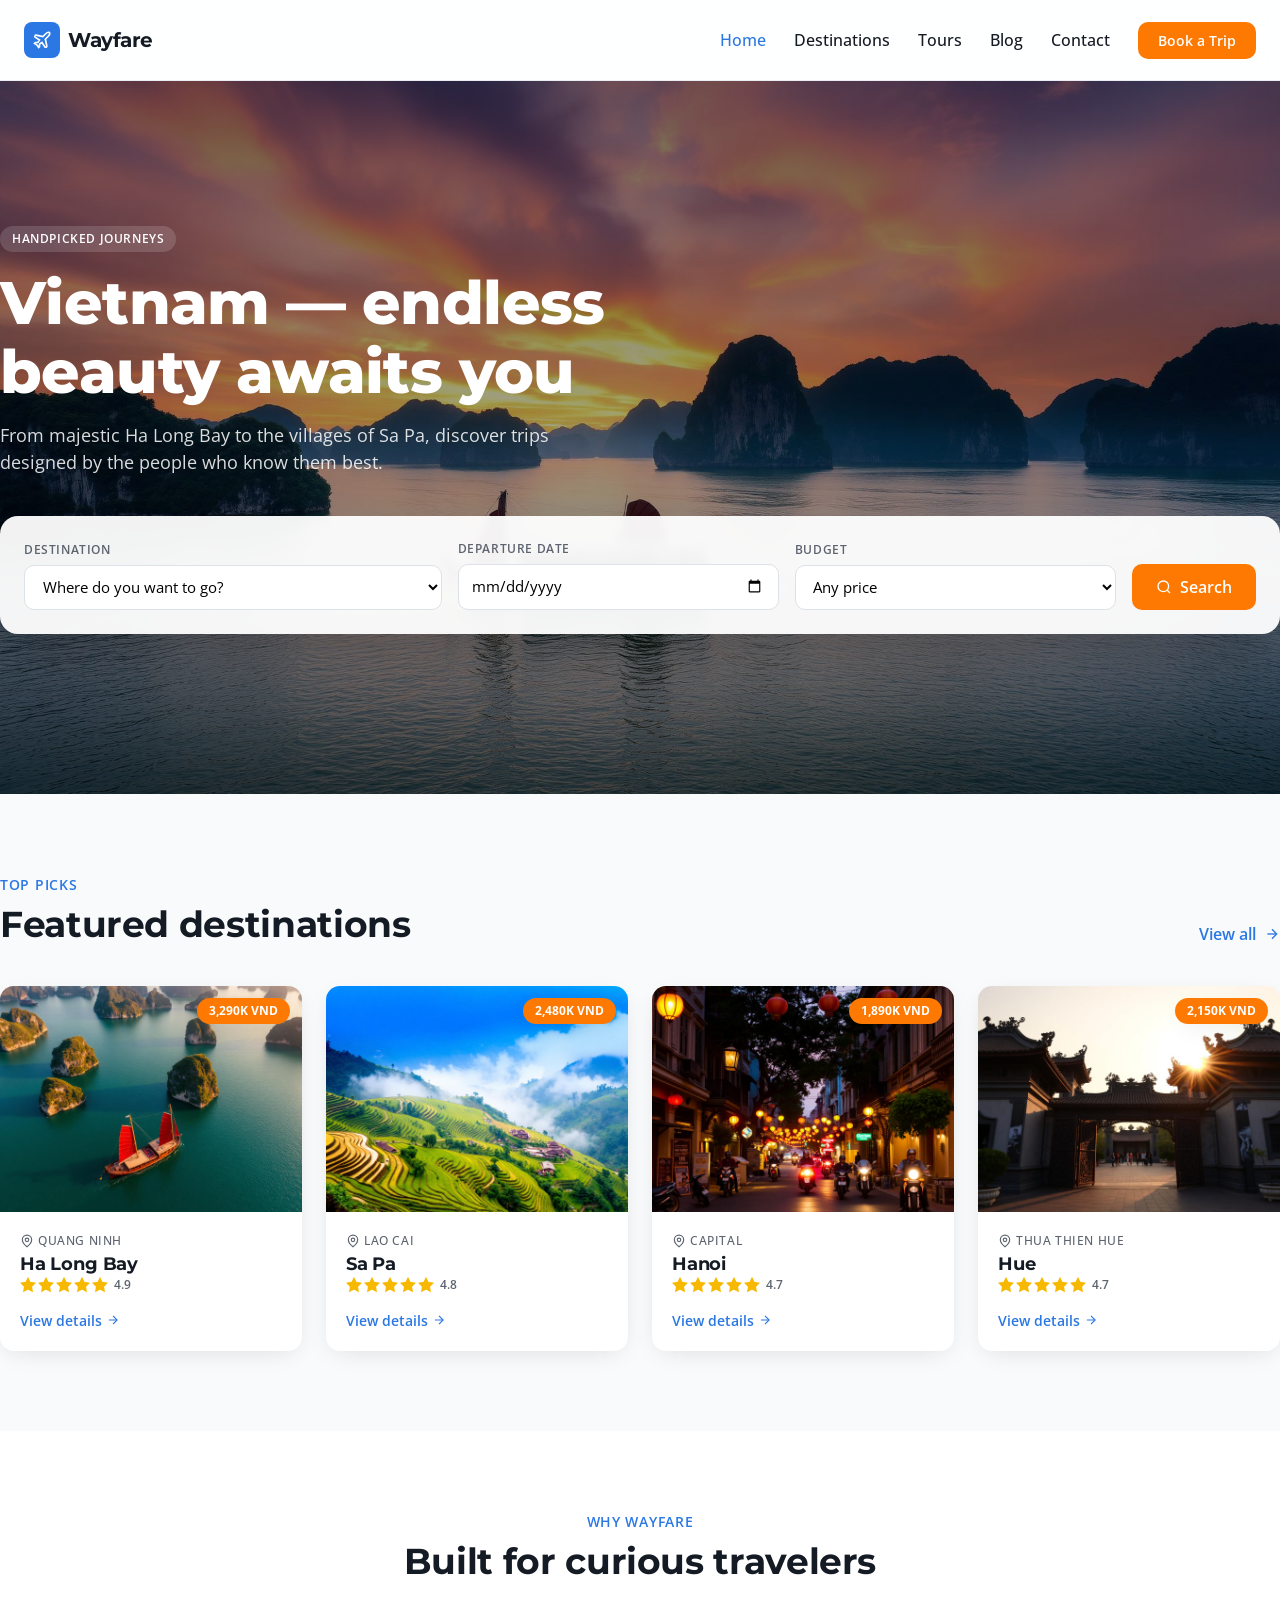
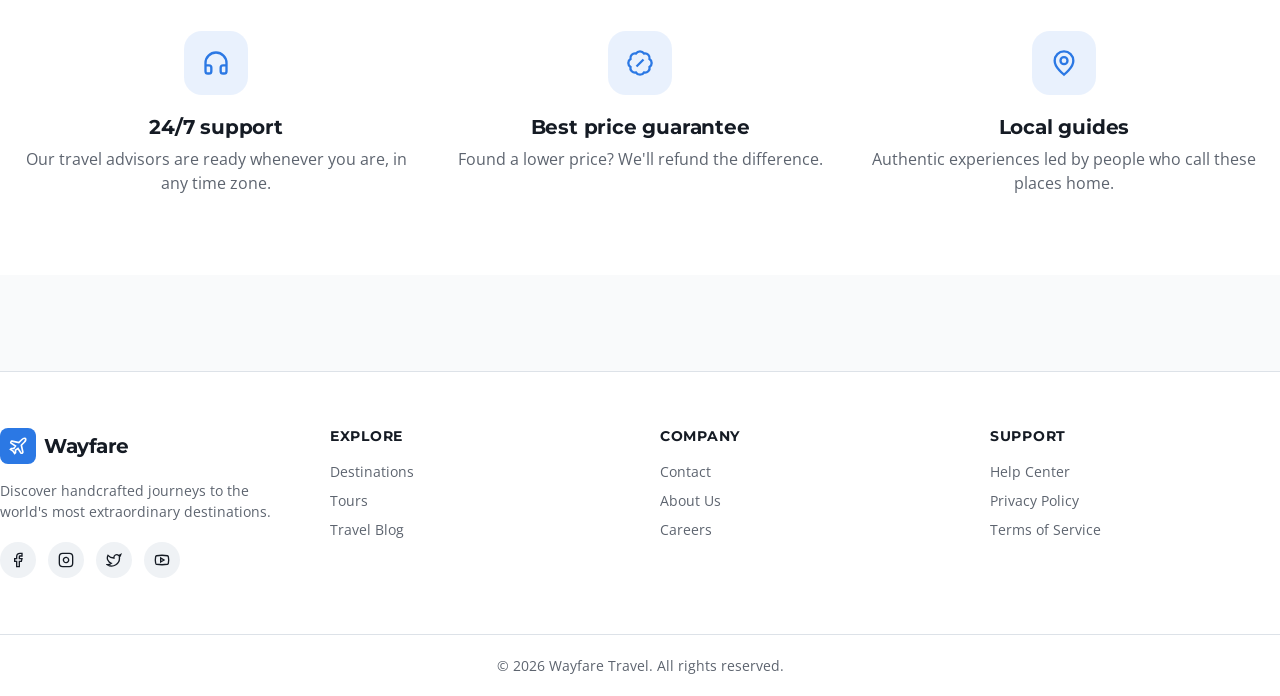
<file: index.html>
<!DOCTYPE html>
<html lang="en">
<head>
  <meta charset="UTF-8">
  <meta name="viewport" content="width=device-width, initial-scale=1.0">
  <title>Wayfare — Discover & Book Extraordinary Journeys</title>
  <meta name="description" content="Search top destinations, hand-picked tours, and travel guides. Book your next adventure with Wayfare.">
  <link
    href="https://cdn.jsdelivr.net/npm/bootstrap@5.3.3/dist/css/bootstrap.min.css"
    rel="stylesheet"
    integrity="sha384-QWTKZyjpPEjISv5WaRU9OFeRpok6YctnYmDr5pNlyT2bRjXh0JMhjY6hW+ALEwIH"
    crossorigin="anonymous"
  >
  <link rel="stylesheet" href="css/styles.css">
</head>
<body class="site" data-page="home">
  <header class="navbar">
    <div class="container navbar__inner">
      <a href="index.html" class="navbar__brand">
        <span class="navbar__logo">
          <svg class="icon" viewBox="0 0 24 24" fill="none" stroke="currentColor" stroke-width="2"><path d="M17.8 19.2 16 11l3.5-3.5C21 6 21.5 4 21 3c-1-.5-3 0-4.5 1.5L13 8 4.8 6.2c-.5-.1-.9.1-1.1.5l-.3.5c-.2.5-.1 1 .3 1.3L9 12l-2 3H4l-1 1 3 2 2 3 1-1v-3l3-2 3.5 5.3c.3.4.8.5 1.3.3l.5-.2c.4-.3.6-.7.5-1.2z"/></svg>
        </span>
        <span class="navbar__name">Wayfare</span>
      </a>
      <nav class="navbar__nav">
        <a href="index.html" class="btn-ghost-nav" data-nav-link="home">Home</a>
        <a href="destinations.html" class="btn-ghost-nav" data-nav-link="destinations">Destinations</a>
        <a href="tours.html" class="btn-ghost-nav" data-nav-link="tours">Tours</a>
        <a href="blog.html" class="btn-ghost-nav" data-nav-link="blog">Blog</a>
        <a href="contact.html" class="btn-ghost-nav" data-nav-link="contact">Contact</a>
        <a href="contact.html" class="btn-cta btn-cta--sm" style="margin-left:0.75rem">Book a Trip</a>
      </nav>
      <button class="navbar__toggle" data-nav-toggle aria-label="Toggle menu" aria-expanded="false">
        <svg class="icon" data-icon-menu viewBox="0 0 24 24" fill="none" stroke="currentColor" stroke-width="2"><path d="M4 12h16"/><path d="M4 18h16"/><path d="M4 6h16"/></svg>
        <svg class="icon hidden" data-icon-close viewBox="0 0 24 24" fill="none" stroke="currentColor" stroke-width="2"><path d="M18 6 6 18"/><path d="m6 6 12 12"/></svg>
      </button>
    </div>
    <div class="navbar__mobile" data-nav-mobile>
      <div class="navbar__mobile-inner">
        <nav class="navbar__mobile-nav">
          <a href="index.html" class="btn-ghost-nav" data-nav-link="home">Home</a>
          <a href="destinations.html" class="btn-ghost-nav" data-nav-link="destinations">Destinations</a>
          <a href="tours.html" class="btn-ghost-nav" data-nav-link="tours">Tours</a>
          <a href="blog.html" class="btn-ghost-nav" data-nav-link="blog">Blog</a>
          <a href="contact.html" class="btn-ghost-nav" data-nav-link="contact">Contact</a>
          <a href="contact.html" class="btn-cta btn-cta--sm" style="margin-top:0.5rem">Book a Trip</a>
        </nav>
      </div>
    </div>
  </header>

  <main class="main">
    <section class="hero">
      <div class="hero__bg">
        <img src="assets/hero.jpg" alt="" width="1920" height="1080">
        <div class="hero__overlay"></div>
      </div>
      <div class="container hero__content">
        <div style="max-width:42rem">
          <span class="hero__badge">Handpicked journeys</span>
          <h1>Vietnam — endless beauty awaits you</h1>
          <p class="hero__desc">From majestic Ha Long Bay to the villages of Sa Pa, discover trips designed by the people who know them best.</p>
        </div>
        <div class="search-card">
          <div class="search-card__grid">
            <label>
              <span class="field-label">Destination</span>
              <select class="field" id="dest-select">
                <option value="" disabled selected>Where do you want to go?</option>
              </select>
            </label>
            <label>
              <span class="field-label">Departure date</span>
              <input type="date" class="field">
            </label>
            <label>
              <span class="field-label">Budget</span>
              <select class="field">
                <option>Any price</option>
                <option>Under $100</option>
                <option>$100 – $250</option>
                <option>Over $250</option>
              </select>
            </label>
            <button type="button" class="btn-cta">
              <svg class="icon--sm" viewBox="0 0 24 24" fill="none" stroke="currentColor" stroke-width="2"><circle cx="11" cy="11" r="8"/><path d="m21 21-4.3-4.3"/></svg>
              Search
            </button>
          </div>
        </div>
      </div>
    </section>

    <section class="section container">
      <div class="section__header">
        <div>
          <p class="section__eyebrow">Top picks</p>
          <h2 class="section__title">Featured destinations</h2>
        </div>
        <a href="destinations.html" class="section__link">
          View all
          <svg class="icon--sm" viewBox="0 0 24 24" fill="none" stroke="currentColor" stroke-width="2"><path d="M5 12h14"/><path d="m12 5 7 7-7 7"/></svg>
        </a>
      </div>
      <div class="dest-grid" id="featured-destinations"></div>
    </section>

    <section class="section section--card">
      <div class="container">
        <div class="section__center">
          <p class="section__eyebrow">Why Wayfare</p>
          <h2 class="section__title">Built for curious travelers</h2>
        </div>
        <div class="features-grid">
          <div class="feature">
            <div class="feature__icon">
              <svg class="icon" style="width:1.75rem;height:1.75rem" viewBox="0 0 24 24" fill="none" stroke="currentColor" stroke-width="2"><path d="M3 14h3a2 2 0 0 1 2 2v3a2 2 0 0 1-2 2H5a2 2 0 0 1-2-2v-7a9 9 0 0 1 18 0v7a2 2 0 0 1-2 2h-1a2 2 0 0 1-2-2v-3a2 2 0 0 1 2-2h3"/></svg>
            </div>
            <h3>24/7 support</h3>
            <p>Our travel advisors are ready whenever you are, in any time zone.</p>
          </div>
          <div class="feature">
            <div class="feature__icon">
              <svg class="icon" style="width:1.75rem;height:1.75rem" viewBox="0 0 24 24" fill="none" stroke="currentColor" stroke-width="2"><path d="M3.85 8.62a4 4 0 0 1 4.78-4.77 4 4 0 0 1 6.74 0 4 4 0 0 1 4.78 4.78 4 4 0 0 1 0 6.74 4 4 0 0 1-4.77 4.78 4 4 0 0 1-6.75 0 4 4 0 0 1-4.78-4.77 4 4 0 0 1 0-6.76Z"/><path d="m15 9-6 6"/><path d="M9 9h.01"/><path d="M15 15h.01"/></svg>
            </div>
            <h3>Best price guarantee</h3>
            <p>Found a lower price? We'll refund the difference.</p>
          </div>
          <div class="feature">
            <div class="feature__icon">
              <svg class="icon" style="width:1.75rem;height:1.75rem" viewBox="0 0 24 24" fill="none" stroke="currentColor" stroke-width="2"><path d="M20 10c0 6-8 12-8 12s-8-6-8-12a8 8 0 0 1 16 0Z"/><circle cx="12" cy="10" r="3"/></svg>
            </div>
            <h3>Local guides</h3>
            <p>Authentic experiences led by people who call these places home.</p>
          </div>
        </div>
      </div>
    </section>
  </main>

  <footer class="footer">
    <div class="container footer__grid">
      <div>
        <a href="index.html" class="navbar__brand">
          <span class="navbar__logo">
            <svg class="icon" viewBox="0 0 24 24" fill="none" stroke="currentColor" stroke-width="2"><path d="M17.8 19.2 16 11l3.5-3.5C21 6 21.5 4 21 3c-1-.5-3 0-4.5 1.5L13 8 4.8 6.2c-.5-.1-.9.1-1.1.5l-.3.5c-.2.5-.1 1 .3 1.3L9 12l-2 3H4l-1 1 3 2 2 3 1-1v-3l3-2 3.5 5.3c.3.4.8.5 1.3.3l.5-.2c.4-.3.6-.7.5-1.2z"/></svg>
          </span>
          <span class="navbar__name">Wayfare</span>
        </a>
        <p class="footer__desc">Discover handcrafted journeys to the world's most extraordinary destinations.</p>
        <div class="footer__social">
          <a href="#" aria-label="Facebook"><svg class="icon--sm" viewBox="0 0 24 24" fill="none" stroke="currentColor" stroke-width="2"><path d="M18 2h-3a5 5 0 0 0-5 5v3H7v4h3v8h4v-8h3l1-4h-4V7a1 1 0 0 1 1-1h3z"/></svg></a>
          <a href="#" aria-label="Instagram"><svg class="icon--sm" viewBox="0 0 24 24" fill="none" stroke="currentColor" stroke-width="2"><rect width="20" height="20" x="2" y="2" rx="5" ry="5"/><path d="M16 11.37A4 4 0 1 1 12.63 8 4 4 0 0 1 16 11.37z"/><line x1="17.5" x2="17.51" y1="6.5" y2="6.5"/></svg></a>
          <a href="#" aria-label="Twitter"><svg class="icon--sm" viewBox="0 0 24 24" fill="none" stroke="currentColor" stroke-width="2"><path d="M22 4s-.7 2.1-2 3.4c1.6 10-9.4 17.3-18 11.6 2.2.1 4.4-.6 6-2C3 15.5.5 9.6 3 5c2.2 2.6 5.6 4.1 9 4-.9-4.2 4-6.6 7-3.8 1.1 0 3-1.2 3-1.2z"/></svg></a>
          <a href="#" aria-label="Youtube"><svg class="icon--sm" viewBox="0 0 24 24" fill="none" stroke="currentColor" stroke-width="2"><path d="M2.5 17a24.12 24.12 0 0 1 0-10 2 2 0 0 1 1.4-1.4 49.56 49.56 0 0 1 16.2 0A2 2 0 0 1 21.5 7a24.12 24.12 0 0 1 0 10 2 2 0 0 1-1.4 1.4 49.55 49.55 0 0 1-16.2 0A2 2 0 0 1 2.5 17"/><path d="m10 15 5-3-5-3z"/></svg></a>
        </div>
      </div>
      <div>
        <h4 class="footer__col-title">Explore</h4>
        <ul class="footer__links">
          <li><a href="destinations.html">Destinations</a></li>
          <li><a href="tours.html">Tours</a></li>
          <li><a href="blog.html">Travel Blog</a></li>
        </ul>
      </div>
      <div>
        <h4 class="footer__col-title">Company</h4>
        <ul class="footer__links">
          <li><a href="contact.html">Contact</a></li>
          <li><a href="index.html">About Us</a></li>
          <li><a href="index.html">Careers</a></li>
        </ul>
      </div>
      <div>
        <h4 class="footer__col-title">Support</h4>
        <ul class="footer__links">
          <li><a href="contact.html">Help Center</a></li>
          <li><a href="index.html">Privacy Policy</a></li>
          <li><a href="index.html">Terms of Service</a></li>
        </ul>
      </div>
    </div>
    <div class="footer__bottom">
      <div class="container">© <span id="footer-year"></span> Wayfare Travel. All rights reserved.</div>
    </div>
  </footer>

  <script src="js/data.js"></script>
  <script src="js/main.js"></script>
  <script src="js/index.js"></script>
  <script
    src="https://cdn.jsdelivr.net/npm/bootstrap@5.3.3/dist/js/bootstrap.bundle.min.js"
    integrity="sha384-YvpcrYf0tY3lHB60NNkmXc5s9fDVZLESaAA55NDzOxhy9GkcIdslK1eN7N6jIeHz"
    crossorigin="anonymous"
  ></script>
</body>
</html>
</file>
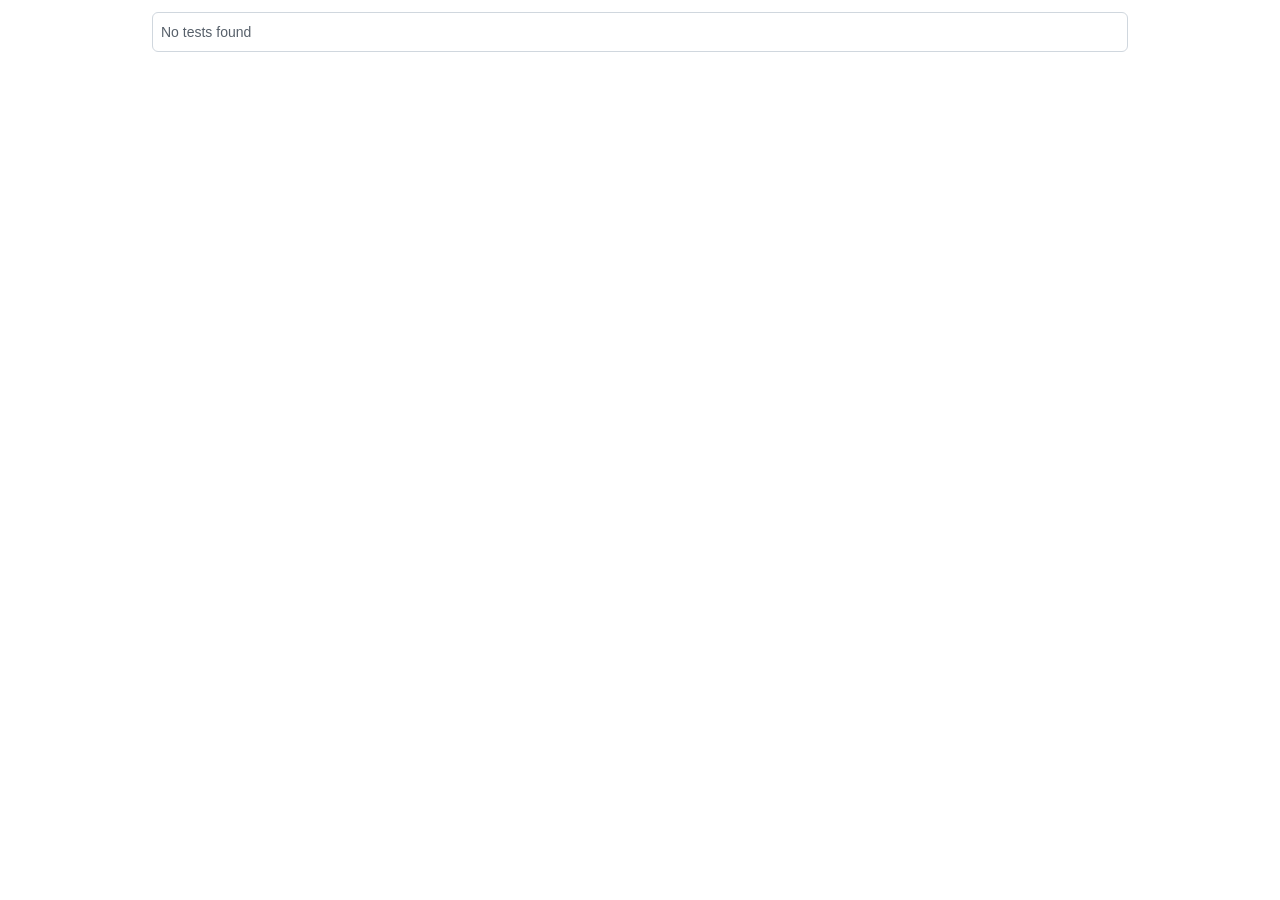
<file: node_modules/playwright-core/lib/vite/htmlReport/index.html>
<!DOCTYPE html>
<html style='scrollbar-gutter: stable both-edges;'>
  <head>
    <meta charset='UTF-8'>
    <meta name='color-scheme' content='dark light'>
    <meta name='viewport' content='width=device-width, initial-scale=1.0'>
    <title>Playwright Test Report</title>
    <script type="module" crossorigin src="./report.js"></script>
    <link rel="stylesheet" crossorigin href="./report.css">
  </head>
  <body>
    <div id='root'></div>
  </body>
</html>
</file>
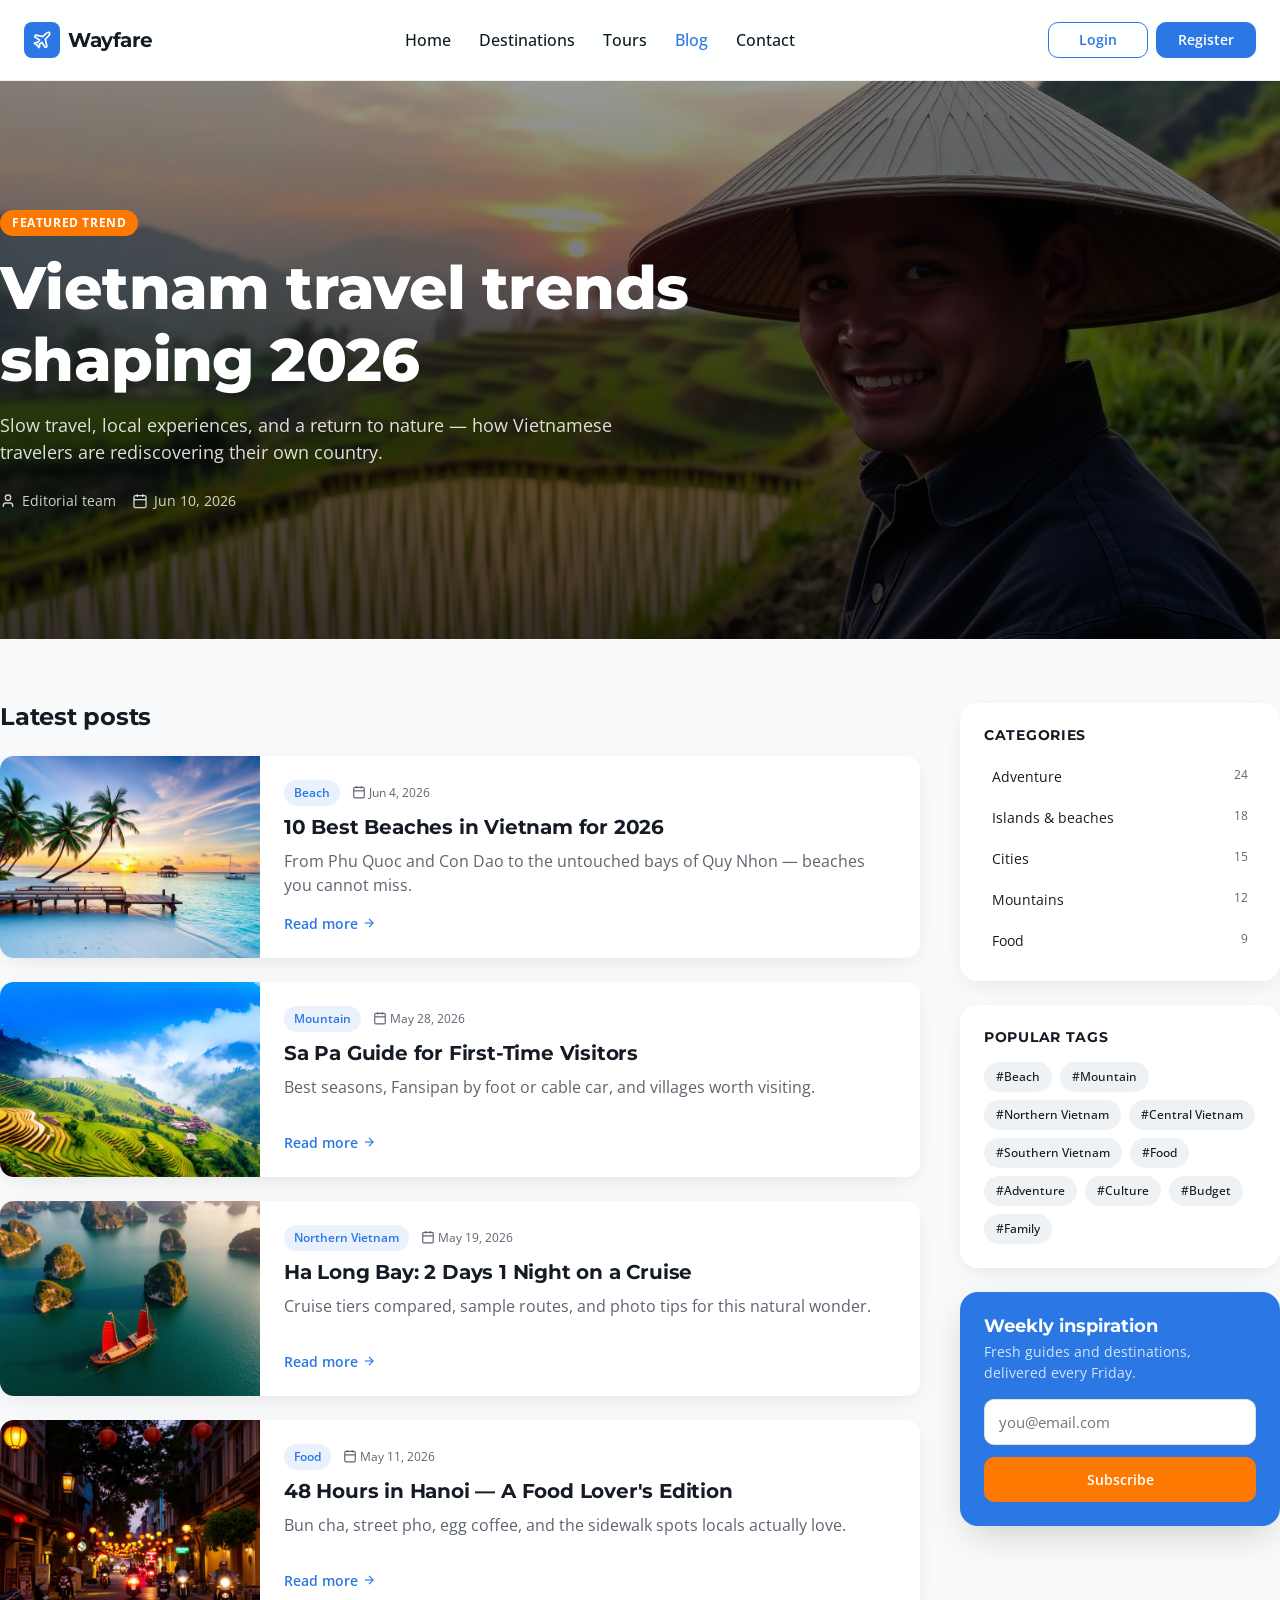
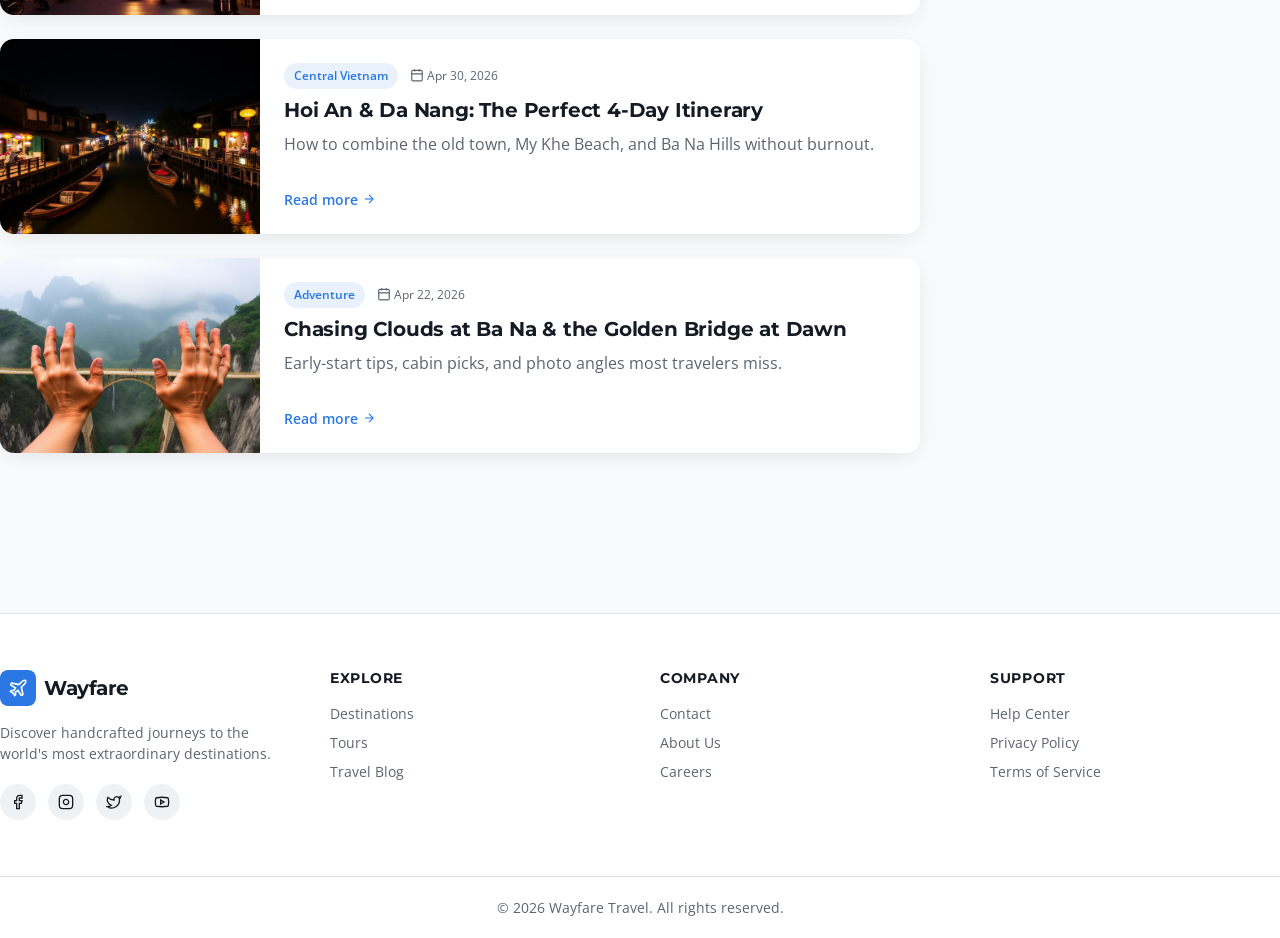
<file: blog.html>
<!DOCTYPE html>
<html lang="en">
<head>
  <meta charset="UTF-8">
  <meta name="viewport" content="width=device-width, initial-scale=1.0">
  <title>Travel Blog — Wayfare</title>
  <meta name="description" content="Guides, stories, and Vietnam travel tips from local experts and fellow travelers.">
  <link
    href="https://cdn.jsdelivr.net/npm/bootstrap@5.3.3/dist/css/bootstrap.min.css"
    rel="stylesheet"
    integrity="sha384-QWTKZyjpPEjISv5WaRU9OFeRpok6YctnYmDr5pNlyT2bRjXh0JMhjY6hW+ALEwIH"
    crossorigin="anonymous"
  >
  <link rel="stylesheet" href="css/styles.css">
</head>
<body class="site" data-page="blog">
  <header class="navbar">
    <div class="container navbar__inner">
      <a href="index.html" class="navbar__brand">
        <span class="navbar__logo">
          <svg class="icon" viewBox="0 0 24 24" fill="none" stroke="currentColor" stroke-width="2"><path d="M17.8 19.2 16 11l3.5-3.5C21 6 21.5 4 21 3c-1-.5-3 0-4.5 1.5L13 8 4.8 6.2c-.5-.1-.9.1-1.1.5l-.3.5c-.2.5-.1 1 .3 1.3L9 12l-2 3H4l-1 1 3 2 2 3 1-1v-3l3-2 3.5 5.3c.3.4.8.5 1.3.3l.5-.2c.4-.3.6-.7.5-1.2z"/></svg>
        </span>
        <span class="navbar__name">Wayfare</span>
      </a>
      <nav class="navbar__nav">
        <a href="index.html" class="btn-ghost-nav" data-nav-link="home">Home</a>
        <a href="destinations.html" class="btn-ghost-nav" data-nav-link="destinations">Destinations</a>
        <a href="tours.html" class="btn-ghost-nav" data-nav-link="tours">Tours</a>
        <a href="blog.html" class="btn-ghost-nav" data-nav-link="blog">Blog</a>
        <a href="contact.html" class="btn-ghost-nav" data-nav-link="contact">Contact</a>
      </nav>
      <div class="navbar__actions">
        <a href="login.html" class="btn-nav-auth btn-nav-auth--login" data-nav-link="login">Login</a>
        <a href="register.html" class="btn-nav-auth btn-nav-auth--register" data-nav-link="register">Register</a>
      </div>
      <button class="navbar__toggle" data-nav-toggle aria-label="Toggle menu" aria-expanded="false">
        <svg class="icon" data-icon-menu viewBox="0 0 24 24" fill="none" stroke="currentColor" stroke-width="2"><path d="M4 12h16"/><path d="M4 18h16"/><path d="M4 6h16"/></svg>
        <svg class="icon hidden" data-icon-close viewBox="0 0 24 24" fill="none" stroke="currentColor" stroke-width="2"><path d="M18 6 6 18"/><path d="m6 6 12 12"/></svg>
      </button>
    </div>
    <div class="navbar__mobile" data-nav-mobile>
      <div class="navbar__mobile-inner">
        <nav class="navbar__mobile-nav">
          <a href="index.html" class="btn-ghost-nav" data-nav-link="home">Home</a>
          <a href="destinations.html" class="btn-ghost-nav" data-nav-link="destinations">Destinations</a>
          <a href="tours.html" class="btn-ghost-nav" data-nav-link="tours">Tours</a>
          <a href="blog.html" class="btn-ghost-nav" data-nav-link="blog">Blog</a>
          <a href="contact.html" class="btn-ghost-nav" data-nav-link="contact">Contact</a>
          <div class="navbar__mobile-actions">
            <a href="login.html" class="btn-nav-auth btn-nav-auth--login" data-nav-link="login">Login</a>
            <a href="register.html" class="btn-nav-auth btn-nav-auth--register" data-nav-link="register">Register</a>
          </div>
        </nav>
      </div>
    </div>
  </header>

  <main class="main">
    <section class="blog-hero">
      <div class="blog-hero__bg">
        <img src="assets/blog-hero.jpg" alt="">
        <div class="blog-hero__overlay"></div>
      </div>
      <div class="container blog-hero__content">
        <span class="blog-hero__badge">Featured trend</span>
        <h1>Vietnam travel trends shaping 2026</h1>
        <p class="blog-hero__desc">Slow travel, local experiences, and a return to nature — how Vietnamese travelers are rediscovering their own country.</p>
        <div class="blog-hero__meta">
          <span>
            <svg class="icon--sm" viewBox="0 0 24 24" fill="none" stroke="currentColor" stroke-width="2"><path d="M19 21v-2a4 4 0 0 0-4-4H9a4 4 0 0 0-4 4v2"/><circle cx="12" cy="7" r="4"/></svg>
            Editorial team
          </span>
          <span>
            <svg class="icon--sm" viewBox="0 0 24 24" fill="none" stroke="currentColor" stroke-width="2"><rect width="18" height="18" x="3" y="4" rx="2"/><line x1="16" x2="16" y1="2" y2="6"/><line x1="8" x2="8" y1="2" y2="6"/><line x1="3" x2="21" y1="10" y2="10"/></svg>
            Jun 10, 2026
          </span>
        </div>
      </div>
    </section>

    <section class="container blog-layout">
      <div class="blog-feed">
        <h2>Latest posts</h2>
        <div class="blog-posts" id="blog-posts"></div>
      </div>

      <aside class="blog-sidebar">
        <div class="blog-sidebar__box">
          <h3>Categories</h3>
          <ul class="blog-sidebar__cats">
            <li><a href="blog.html">Adventure <span class="count">24</span></a></li>
            <li><a href="blog.html">Islands & beaches <span class="count">18</span></a></li>
            <li><a href="blog.html">Cities <span class="count">15</span></a></li>
            <li><a href="blog.html">Mountains <span class="count">12</span></a></li>
            <li><a href="blog.html">Food <span class="count">9</span></a></li>
          </ul>
        </div>

        <div class="blog-sidebar__box">
          <h3>Popular tags</h3>
          <div class="blog-tags">
            <a href="#">#Beach</a>
            <a href="#">#Mountain</a>
            <a href="#">#Northern Vietnam</a>
            <a href="#">#Central Vietnam</a>
            <a href="#">#Southern Vietnam</a>
            <a href="#">#Food</a>
            <a href="#">#Adventure</a>
            <a href="#">#Culture</a>
            <a href="#">#Budget</a>
            <a href="#">#Family</a>
          </div>
        </div>

        <div class="blog-sidebar__box newsletter">
          <h3>Weekly inspiration</h3>
          <p>Fresh guides and destinations, delivered every Friday.</p>
          <input type="email" class="field" placeholder="you@email.com">
          <button type="button" class="btn-cta">Subscribe</button>
        </div>
      </aside>
    </section>
  </main>

  <footer class="footer">
    <div class="container footer__grid">
      <div>
        <a href="index.html" class="navbar__brand">
          <span class="navbar__logo">
            <svg class="icon" viewBox="0 0 24 24" fill="none" stroke="currentColor" stroke-width="2"><path d="M17.8 19.2 16 11l3.5-3.5C21 6 21.5 4 21 3c-1-.5-3 0-4.5 1.5L13 8 4.8 6.2c-.5-.1-.9.1-1.1.5l-.3.5c-.2.5-.1 1 .3 1.3L9 12l-2 3H4l-1 1 3 2 2 3 1-1v-3l3-2 3.5 5.3c.3.4.8.5 1.3.3l.5-.2c.4-.3.6-.7.5-1.2z"/></svg>
          </span>
          <span class="navbar__name">Wayfare</span>
        </a>
        <p class="footer__desc">Discover handcrafted journeys to the world's most extraordinary destinations.</p>
        <div class="footer__social">
          <a href="#" aria-label="Facebook"><svg class="icon--sm" viewBox="0 0 24 24" fill="none" stroke="currentColor" stroke-width="2"><path d="M18 2h-3a5 5 0 0 0-5 5v3H7v4h3v8h4v-8h3l1-4h-4V7a1 1 0 0 1 1-1h3z"/></svg></a>
          <a href="#" aria-label="Instagram"><svg class="icon--sm" viewBox="0 0 24 24" fill="none" stroke="currentColor" stroke-width="2"><rect width="20" height="20" x="2" y="2" rx="5" ry="5"/><path d="M16 11.37A4 4 0 1 1 12.63 8 4 4 0 0 1 16 11.37z"/><line x1="17.5" x2="17.51" y1="6.5" y2="6.5"/></svg></a>
          <a href="#" aria-label="Twitter"><svg class="icon--sm" viewBox="0 0 24 24" fill="none" stroke="currentColor" stroke-width="2"><path d="M22 4s-.7 2.1-2 3.4c1.6 10-9.4 17.3-18 11.6 2.2.1 4.4-.6 6-2C3 15.5.5 9.6 3 5c2.2 2.6 5.6 4.1 9 4-.9-4.2 4-6.6 7-3.8 1.1 0 3-1.2 3-1.2z"/></svg></a>
          <a href="#" aria-label="Youtube"><svg class="icon--sm" viewBox="0 0 24 24" fill="none" stroke="currentColor" stroke-width="2"><path d="M2.5 17a24.12 24.12 0 0 1 0-10 2 2 0 0 1 1.4-1.4 49.56 49.56 0 0 1 16.2 0A2 2 0 0 1 21.5 7a24.12 24.12 0 0 1 0 10 2 2 0 0 1-1.4 1.4 49.55 49.55 0 0 1-16.2 0A2 2 0 0 1 2.5 17"/><path d="m10 15 5-3-5-3z"/></svg></a>
        </div>
      </div>
      <div>
        <h4 class="footer__col-title">Explore</h4>
        <ul class="footer__links">
          <li><a href="destinations.html">Destinations</a></li>
          <li><a href="tours.html">Tours</a></li>
          <li><a href="blog.html">Travel Blog</a></li>
        </ul>
      </div>
      <div>
        <h4 class="footer__col-title">Company</h4>
        <ul class="footer__links">
          <li><a href="contact.html">Contact</a></li>
          <li><a href="index.html">About Us</a></li>
          <li><a href="index.html">Careers</a></li>
        </ul>
      </div>
      <div>
        <h4 class="footer__col-title">Support</h4>
        <ul class="footer__links">
          <li><a href="contact.html">Help Center</a></li>
          <li><a href="index.html">Privacy Policy</a></li>
          <li><a href="index.html">Terms of Service</a></li>
        </ul>
      </div>
    </div>
    <div class="footer__bottom">
      <div class="container">© <span id="footer-year"></span> Wayfare Travel. All rights reserved.</div>
    </div>
  </footer>

  <script src="js/data.js"></script>
  <script src="js/main.js"></script>
  <script src="js/blog.js"></script>
  <script
    src="https://cdn.jsdelivr.net/npm/bootstrap@5.3.3/dist/js/bootstrap.bundle.min.js"
    integrity="sha384-YvpcrYf0tY3lHB60NNkmXc5s9fDVZLESaAA55NDzOxhy9GkcIdslK1eN7N6jIeHz"
    crossorigin="anonymous"
  ></script>
</body>
</html>
</file>
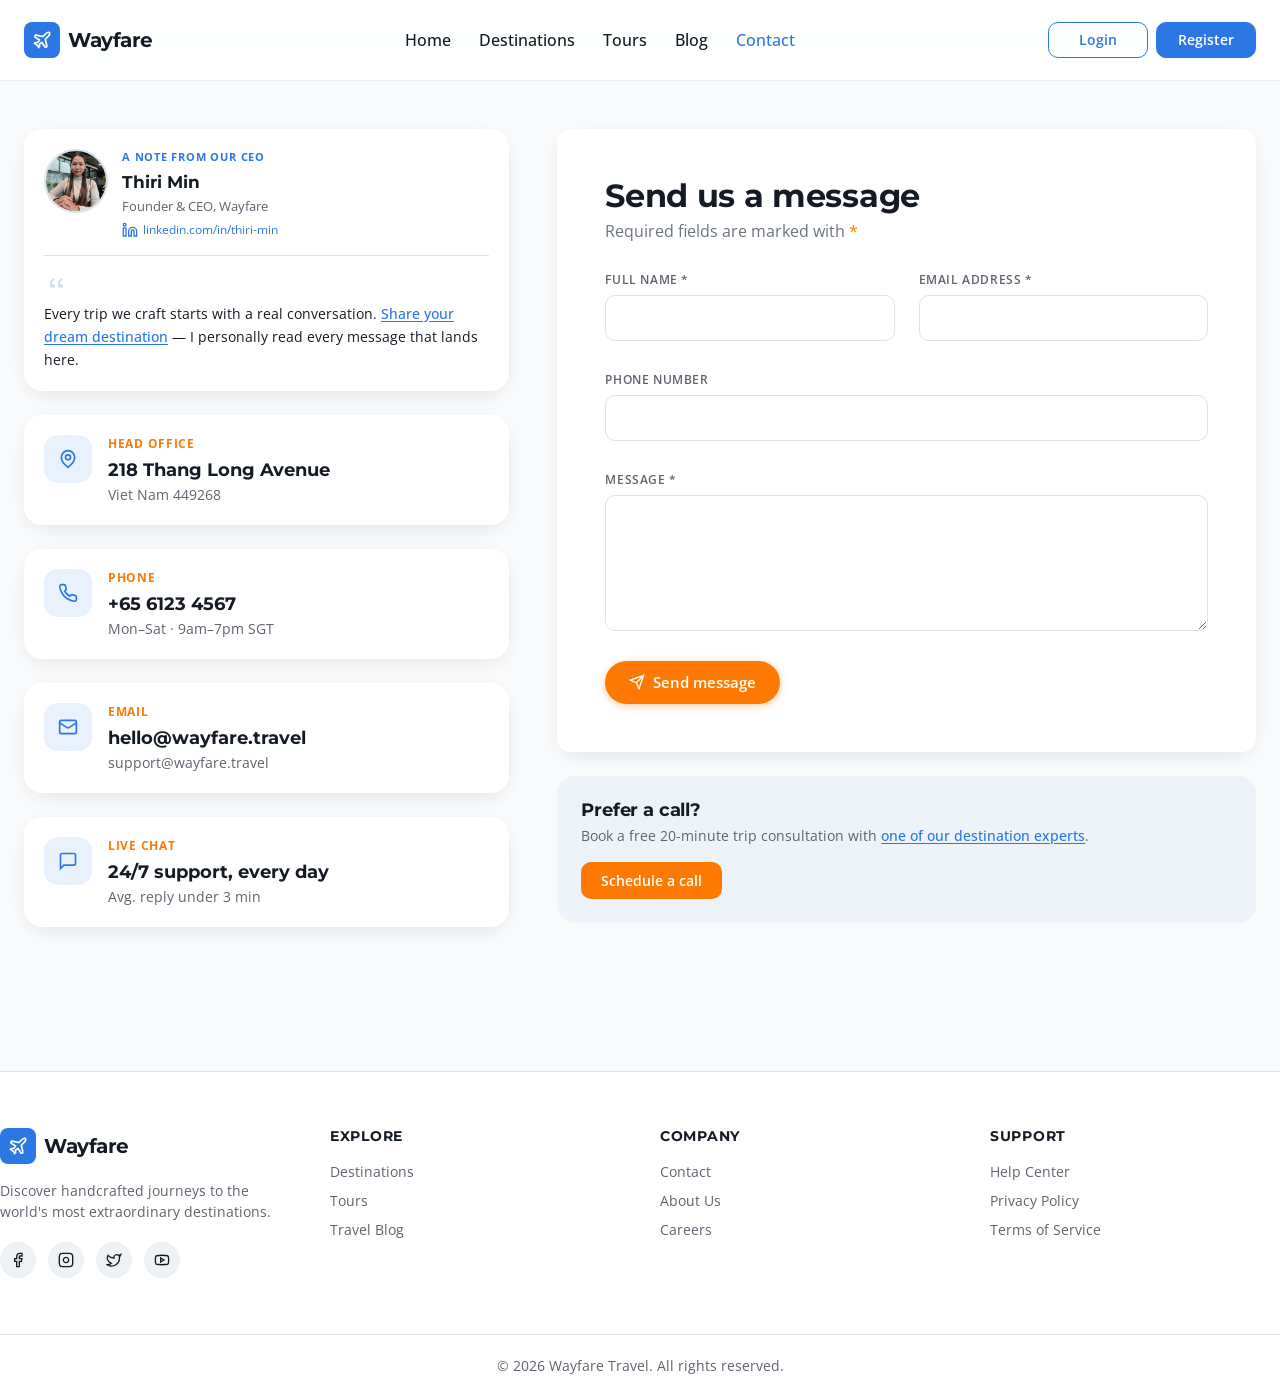
<file: contact.html>
<!DOCTYPE html>
<html lang="en">
<head>
  <meta charset="UTF-8">
  <meta name="viewport" content="width=device-width, initial-scale=1.0">
  <title>Contact — Wayfare</title>
  <meta name="description" content="Get in touch with the Wayfare team. We answer every email within one business day.">
  <link
    href="https://cdn.jsdelivr.net/npm/bootstrap@5.3.3/dist/css/bootstrap.min.css"
    rel="stylesheet"
    integrity="sha384-QWTKZyjpPEjISv5WaRU9OFeRpok6YctnYmDr5pNlyT2bRjXh0JMhjY6hW+ALEwIH"
    crossorigin="anonymous"
  >
  <link rel="stylesheet" href="css/styles.css">
</head>
<body class="site" data-page="contact">
  <header class="navbar">
    <div class="container navbar__inner">
      <a href="index.html" class="navbar__brand">
        <span class="navbar__logo">
          <svg class="icon" viewBox="0 0 24 24" fill="none" stroke="currentColor" stroke-width="2"><path d="M17.8 19.2 16 11l3.5-3.5C21 6 21.5 4 21 3c-1-.5-3 0-4.5 1.5L13 8 4.8 6.2c-.5-.1-.9.1-1.1.5l-.3.5c-.2.5-.1 1 .3 1.3L9 12l-2 3H4l-1 1 3 2 2 3 1-1v-3l3-2 3.5 5.3c.3.4.8.5 1.3.3l.5-.2c.4-.3.6-.7.5-1.2z"/></svg>
        </span>
        <span class="navbar__name">Wayfare</span>
      </a>
      <nav class="navbar__nav">
        <a href="index.html" class="btn-ghost-nav" data-nav-link="home">Home</a>
        <a href="destinations.html" class="btn-ghost-nav" data-nav-link="destinations">Destinations</a>
        <a href="tours.html" class="btn-ghost-nav" data-nav-link="tours">Tours</a>
        <a href="blog.html" class="btn-ghost-nav" data-nav-link="blog">Blog</a>
        <a href="contact.html" class="btn-ghost-nav" data-nav-link="contact">Contact</a>
      </nav>
      <div class="navbar__actions">
        <a href="login.html" class="btn-nav-auth btn-nav-auth--login" data-nav-link="login">Login</a>
        <a href="register.html" class="btn-nav-auth btn-nav-auth--register" data-nav-link="register">Register</a>
      </div>
      <button class="navbar__toggle" data-nav-toggle aria-label="Toggle menu" aria-expanded="false">
        <svg class="icon" data-icon-menu viewBox="0 0 24 24" fill="none" stroke="currentColor" stroke-width="2"><path d="M4 12h16"/><path d="M4 18h16"/><path d="M4 6h16"/></svg>
        <svg class="icon hidden" data-icon-close viewBox="0 0 24 24" fill="none" stroke="currentColor" stroke-width="2"><path d="M18 6 6 18"/><path d="m6 6 12 12"/></svg>
      </button>
    </div>
    <div class="navbar__mobile" data-nav-mobile>
      <div class="navbar__mobile-inner">
        <nav class="navbar__mobile-nav">
          <a href="index.html" class="btn-ghost-nav" data-nav-link="home">Home</a>
          <a href="destinations.html" class="btn-ghost-nav" data-nav-link="destinations">Destinations</a>
          <a href="tours.html" class="btn-ghost-nav" data-nav-link="tours">Tours</a>
          <a href="blog.html" class="btn-ghost-nav" data-nav-link="blog">Blog</a>
          <a href="contact.html" class="btn-ghost-nav" data-nav-link="contact">Contact</a>
          <div class="navbar__mobile-actions">
            <a href="login.html" class="btn-nav-auth btn-nav-auth--login" data-nav-link="login">Login</a>
            <a href="register.html" class="btn-nav-auth btn-nav-auth--register" data-nav-link="register">Register</a>
          </div>
        </nav>
      </div>
    </div>
  </header>

  <main class="main">
    <section class="container py-5">
      <div class="row g-4 g-lg-5 align-items-start">
        <div class="col-12 col-lg-5 d-grid gap-4">

          <!-- CEO Note Card -->
          <div class="ceo-card">
            <div class="ceo-card__header">
              <img src="assets/thiri.jpg" alt="Thiri Min" class="ceo-card__photo">
              <div class="ceo-card__meta">
                <div class="ceo-card__note-label">A note from our CEO</div>
                <div class="ceo-card__name">Thiri Min</div>
                <div class="ceo-card__title">Founder &amp; CEO, Wayfare</div>
                <a href="https://www.linkedin.com/in/thiri-min" class="ceo-card__linkedin" target="_blank" rel="noopener">
                  <svg class="icon--sm" viewBox="0 0 24 24" fill="none" stroke="currentColor" stroke-width="2"><path d="M16 8a6 6 0 0 1 6 6v7h-4v-7a2 2 0 0 0-2-2 2 2 0 0 0-2 2v7h-4v-7a6 6 0 0 1 6-6z"/><rect width="4" height="12" x="2" y="9"/><circle cx="4" cy="4" r="2"/></svg>
                  linkedin.com/in/thiri-min
                </a>
              </div>
            </div>
            <div class="ceo-card__body">
              <svg class="ceo-card__quote" viewBox="0 0 24 24" fill="currentColor"><path d="M11.192 15.757c0-.88-.23-1.618-.69-2.217-.326-.412-.768-.683-1.327-.812-.55-.128-1.07-.137-1.54-.028-.16-.95.1-1.95.76-3 .66-1.06 1.5-1.78 2.5-2.16l-1.0-1.44c-1.18.5-2.17 1.34-2.96 2.53-.8 1.18-1.2 2.43-1.2 3.75 0 1.06.27 1.9.8 2.54.54.63 1.24.95 2.1.95.87 0 1.57-.27 2.1-.8.54-.54.81-1.22.81-2.06zm8 0c0-.88-.23-1.618-.69-2.217-.326-.412-.768-.683-1.327-.812-.55-.128-1.07-.137-1.54-.028-.16-.95.1-1.95.76-3 .66-1.06 1.5-1.78 2.5-2.16l-1-1.44c-1.18.5-2.17 1.34-2.96 2.53-.8 1.18-1.2 2.43-1.2 3.75 0 1.06.27 1.9.8 2.54.54.63 1.24.95 2.1.95.87 0 1.57-.27 2.1-.8.54-.54.81-1.22.81-2.06z"/></svg>
              <p>Every trip we craft starts with a real conversation. <a href="#contact-form" class="ceo-card__link">Share your dream destination</a> — I personally read every message that lands here.</p>
            </div>
          </div>

          <!-- Info Cards -->
          <div class="info-card">
            <div class="info-card__icon">
              <svg class="icon" viewBox="0 0 24 24" fill="none" stroke="currentColor" stroke-width="2"><path d="M20 10c0 6-8 12-8 12s-8-6-8-12a8 8 0 0 1 16 0Z"/><circle cx="12" cy="10" r="3"/></svg>
            </div>
            <div>
              <div class="info-card__label">Head Office</div>
              <div class="info-card__primary">218 Thang Long Avenue</div>
              <div class="info-card__secondary">Viet Nam 449268</div>
            </div>
          </div>
          <div class="info-card">
            <div class="info-card__icon">
              <svg class="icon" viewBox="0 0 24 24" fill="none" stroke="currentColor" stroke-width="2"><path d="M22 16.92v3a2 2 0 0 1-2.18 2 19.79 19.79 0 0 1-8.63-3.07 19.5 19.5 0 0 1-6-6 19.79 19.79 0 0 1-3.07-8.67A2 2 0 0 1 4.11 2h3a2 2 0 0 1 2 1.72 12.84 12.84 0 0 0 .7 2.81 2 2 0 0 1-.45 2.11L8.09 9.91a16 16 0 0 0 6 6l1.27-1.27a2 2 0 0 1 2.11-.45 12.84 12.84 0 0 0 2.81.7A2 2 0 0 1 22 16.92z"/></svg>
            </div>
            <div>
              <div class="info-card__label">Phone</div>
              <div class="info-card__primary">+65 6123 4567</div>
              <div class="info-card__secondary">Mon–Sat · 9am–7pm SGT</div>
            </div>
          </div>
          <div class="info-card">
            <div class="info-card__icon">
              <svg class="icon" viewBox="0 0 24 24" fill="none" stroke="currentColor" stroke-width="2"><rect width="20" height="16" x="2" y="4" rx="2"/><path d="m22 7-8.97 5.7a1.94 1.94 0 0 1-2.06 0L2 7"/></svg>
            </div>
            <div>
              <div class="info-card__label">Email</div>
              <div class="info-card__primary">hello@wayfare.travel</div>
              <div class="info-card__secondary">support@wayfare.travel</div>
            </div>
          </div>
          <div class="info-card">
            <div class="info-card__icon">
              <svg class="icon" viewBox="0 0 24 24" fill="none" stroke="currentColor" stroke-width="2"><path d="M21 15a2 2 0 0 1-2 2H7l-4 4V5a2 2 0 0 1 2-2h14a2 2 0 0 1 2 2z"/></svg>
            </div>
            <div>
              <div class="info-card__label">Live Chat</div>
              <div class="info-card__primary">24/7 support, every day</div>
              <div class="info-card__secondary">Avg. reply under 3 min</div>
            </div>
          </div>
        </div>

        <div class="col-12 col-lg-7 d-grid gap-4">
          <form id="contact-form" class="card-surface p-4 p-sm-5" novalidate>
            <h2 class="mb-1">Send us a message</h2>
            <p class="text-secondary mb-0">Required fields are marked with <span style="color:var(--accent)">*</span></p>

            <div id="form-success" class="form-success alert alert-success mt-4 mb-0" role="alert">
              <svg viewBox="0 0 24 24" fill="none" stroke="currentColor" stroke-width="2"><path d="M22 11.08V12a10 10 0 1 1-5.93-9.14"/><path d="m9 11 3 3L22 4"/></svg>
              <span>Thanks! Your message has been sent. We'll be in touch within 24 hours.</span>
            </div>

            <div class="row g-4 mt-1">
              <div class="col-12 col-md-6">
                <label for="contact-name" class="field-label form-label">FULL NAME *</label>
                <input id="contact-name" type="text" name="name" class="field form-control" autocomplete="name">
                <span class="field-error invalid-feedback d-block" data-error="name"></span>
              </div>
              <div class="col-12 col-md-6">
                <label for="contact-email" class="field-label form-label">EMAIL ADDRESS *</label>
                <input id="contact-email" type="email" name="email" class="field form-control" autocomplete="email">
                <span class="field-error invalid-feedback d-block" data-error="email"></span>
              </div>
              <div class="col-12">
                <label for="contact-phone" class="field-label form-label">PHONE NUMBER</label>
                <input id="contact-phone" type="tel" name="phone" class="field form-control" autocomplete="tel">
                <span class="field-error invalid-feedback d-block" data-error="phone"></span>
              </div>
              <div class="col-12">
                <label for="contact-message" class="field-label form-label">MESSAGE *</label>
                <textarea id="contact-message" name="message" rows="5" class="field form-control"></textarea>
                <span class="field-error invalid-feedback d-block" data-error="message"></span>
              </div>
            </div>

            <button type="submit" id="btn-send-message" class="btn-send-msg mt-4">
              <svg class="icon--sm" viewBox="0 0 24 24" fill="none" stroke="currentColor" stroke-width="2"><path d="m22 2-7 20-4-9-9-4Z"/><path d="M22 2 11 13"/></svg>
              Send message
            </button>
          </form>

          <div class="cta-box">
            <h3>Prefer a call?</h3>
            <p>Book a free 20-minute trip consultation with <a href="#" class="cta-box__link">one of our destination experts</a>.</p>
            <button type="button" class="btn-cta btn-cta--sm" id="btn-schedule-call">Schedule a call</button>
          </div>
        </div>
      </div>
    </section>
  </main>

  <footer class="footer">
    <div class="container footer__grid">
      <div>
        <a href="index.html" class="navbar__brand">
          <span class="navbar__logo">
            <svg class="icon" viewBox="0 0 24 24" fill="none" stroke="currentColor" stroke-width="2"><path d="M17.8 19.2 16 11l3.5-3.5C21 6 21.5 4 21 3c-1-.5-3 0-4.5 1.5L13 8 4.8 6.2c-.5-.1-.9.1-1.1.5l-.3.5c-.2.5-.1 1 .3 1.3L9 12l-2 3H4l-1 1 3 2 2 3 1-1v-3l3-2 3.5 5.3c.3.4.8.5 1.3.3l.5-.2c.4-.3.6-.7.5-1.2z"/></svg>
          </span>
          <span class="navbar__name">Wayfare</span>
        </a>
        <p class="footer__desc">Discover handcrafted journeys to the world's most extraordinary destinations.</p>
        <div class="footer__social">
          <a href="#" aria-label="Facebook"><svg class="icon--sm" viewBox="0 0 24 24" fill="none" stroke="currentColor" stroke-width="2"><path d="M18 2h-3a5 5 0 0 0-5 5v3H7v4h3v8h4v-8h3l1-4h-4V7a1 1 0 0 1 1-1h3z"/></svg></a>
          <a href="#" aria-label="Instagram"><svg class="icon--sm" viewBox="0 0 24 24" fill="none" stroke="currentColor" stroke-width="2"><rect width="20" height="20" x="2" y="2" rx="5" ry="5"/><path d="M16 11.37A4 4 0 1 1 12.63 8 4 4 0 0 1 16 11.37z"/><line x1="17.5" x2="17.51" y1="6.5" y2="6.5"/></svg></a>
          <a href="#" aria-label="Twitter"><svg class="icon--sm" viewBox="0 0 24 24" fill="none" stroke="currentColor" stroke-width="2"><path d="M22 4s-.7 2.1-2 3.4c1.6 10-9.4 17.3-18 11.6 2.2.1 4.4-.6 6-2C3 15.5.5 9.6 3 5c2.2 2.6 5.6 4.1 9 4-.9-4.2 4-6.6 7-3.8 1.1 0 3-1.2 3-1.2z"/></svg></a>
          <a href="#" aria-label="Youtube"><svg class="icon--sm" viewBox="0 0 24 24" fill="none" stroke="currentColor" stroke-width="2"><path d="M2.5 17a24.12 24.12 0 0 1 0-10 2 2 0 0 1 1.4-1.4 49.56 49.56 0 0 1 16.2 0A2 2 0 0 1 21.5 7a24.12 24.12 0 0 1 0 10 2 2 0 0 1-1.4 1.4 49.55 49.55 0 0 1-16.2 0A2 2 0 0 1 2.5 17"/><path d="m10 15 5-3-5-3z"/></svg></a>
        </div>
      </div>
      <div>
        <h4 class="footer__col-title">Explore</h4>
        <ul class="footer__links">
          <li><a href="destinations.html">Destinations</a></li>
          <li><a href="tours.html">Tours</a></li>
          <li><a href="blog.html">Travel Blog</a></li>
        </ul>
      </div>
      <div>
        <h4 class="footer__col-title">Company</h4>
        <ul class="footer__links">
          <li><a href="contact.html">Contact</a></li>
          <li><a href="index.html">About Us</a></li>
          <li><a href="index.html">Careers</a></li>
        </ul>
      </div>
      <div>
        <h4 class="footer__col-title">Support</h4>
        <ul class="footer__links">
          <li><a href="contact.html">Help Center</a></li>
          <li><a href="index.html">Privacy Policy</a></li>
          <li><a href="index.html">Terms of Service</a></li>
        </ul>
      </div>
    </div>
    <div class="footer__bottom">
      <div class="container">© <span id="footer-year"></span> Wayfare Travel. All rights reserved.</div>
    </div>
  </footer>

  <script src="js/main.js"></script>
  <script src="js/contact.js"></script>
  <script
    src="https://cdn.jsdelivr.net/npm/bootstrap@5.3.3/dist/js/bootstrap.bundle.min.js"
    integrity="sha384-YvpcrYf0tY3lHB60NNkmXc5s9fDVZLESaAA55NDzOxhy9GkcIdslK1eN7N6jIeHz"
    crossorigin="anonymous"
  ></script>
</body>
</html>
</file>
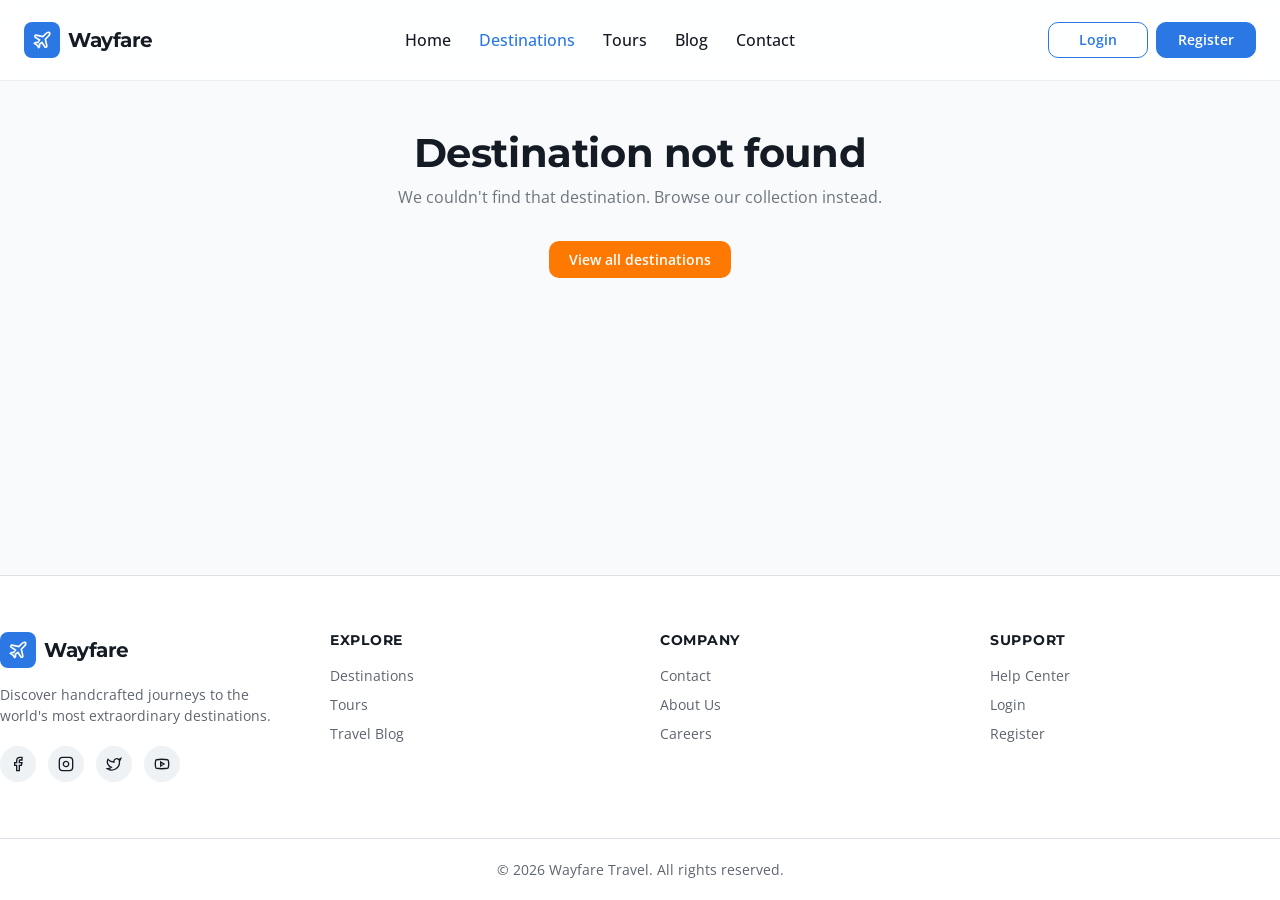
<file: destination-detail.html>
<!DOCTYPE html>
<html lang="en">
<head>
  <meta charset="UTF-8">
  <meta name="viewport" content="width=device-width, initial-scale=1.0">
  <title>Destination — Wayfare</title>
  <meta name="description" content="Explore destination details, highlights, and plan your trip with Wayfare.">
  <link
    href="https://cdn.jsdelivr.net/npm/bootstrap@5.3.3/dist/css/bootstrap.min.css"
    rel="stylesheet"
    integrity="sha384-QWTKZyjpPEjISv5WaRU9OFeRpok6YctnYmDr5pNlyT2bRjXh0JMhjY6hW+ALEwIH"
    crossorigin="anonymous"
  >
  <link rel="stylesheet" href="css/styles.css">
</head>
<body class="site" data-page="destinations">
  <header class="navbar">
    <div class="container navbar__inner">
      <a href="index.html" class="navbar__brand">
        <span class="navbar__logo">
          <svg class="icon" viewBox="0 0 24 24" fill="none" stroke="currentColor" stroke-width="2"><path d="M17.8 19.2 16 11l3.5-3.5C21 6 21.5 4 21 3c-1-.5-3 0-4.5 1.5L13 8 4.8 6.2c-.5-.1-.9.1-1.1.5l-.3.5c-.2.5-.1 1 .3 1.3L9 12l-2 3H4l-1 1 3 2 2 3 1-1v-3l3-2 3.5 5.3c.3.4.8.5 1.3.3l.5-.2c.4-.3.6-.7.5-1.2z"/></svg>
        </span>
        <span class="navbar__name">Wayfare</span>
      </a>
      <nav class="navbar__nav">
        <a href="index.html" class="btn-ghost-nav" data-nav-link="home">Home</a>
        <a href="destinations.html" class="btn-ghost-nav" data-nav-link="destinations">Destinations</a>
        <a href="tours.html" class="btn-ghost-nav" data-nav-link="tours">Tours</a>
        <a href="blog.html" class="btn-ghost-nav" data-nav-link="blog">Blog</a>
        <a href="contact.html" class="btn-ghost-nav" data-nav-link="contact">Contact</a>
      </nav>
      <div class="navbar__actions">
        <a href="login.html" class="btn-nav-auth btn-nav-auth--login" data-nav-link="login">Login</a>
        <a href="register.html" class="btn-nav-auth btn-nav-auth--register" data-nav-link="register">Register</a>
      </div>
      <button class="navbar__toggle" data-nav-toggle aria-label="Toggle menu" aria-expanded="false">
        <svg class="icon" data-icon-menu viewBox="0 0 24 24" fill="none" stroke="currentColor" stroke-width="2"><path d="M4 12h16"/><path d="M4 18h16"/><path d="M4 6h16"/></svg>
        <svg class="icon hidden" data-icon-close viewBox="0 0 24 24" fill="none" stroke="currentColor" stroke-width="2"><path d="M18 6 6 18"/><path d="m6 6 12 12"/></svg>
      </button>
    </div>
    <div class="navbar__mobile" data-nav-mobile>
      <div class="navbar__mobile-inner">
        <nav class="navbar__mobile-nav">
          <a href="index.html" class="btn-ghost-nav" data-nav-link="home">Home</a>
          <a href="destinations.html" class="btn-ghost-nav" data-nav-link="destinations">Destinations</a>
          <a href="tours.html" class="btn-ghost-nav" data-nav-link="tours">Tours</a>
          <a href="blog.html" class="btn-ghost-nav" data-nav-link="blog">Blog</a>
          <a href="contact.html" class="btn-ghost-nav" data-nav-link="contact">Contact</a>
          <div class="navbar__mobile-actions">
            <a href="login.html" class="btn-nav-auth btn-nav-auth--login" data-nav-link="login">Login</a>
            <a href="register.html" class="btn-nav-auth btn-nav-auth--register" data-nav-link="register">Register</a>
          </div>
        </nav>
      </div>
    </div>
  </header>

  <main class="main" id="dest-detail-root">
    <div class="container py-5 text-center">
      <p class="text-secondary mb-0">Loading destination…</p>
    </div>
  </main>

  <footer class="footer">
    <div class="container footer__grid">
      <div>
        <a href="index.html" class="navbar__brand">
          <span class="navbar__logo">
            <svg class="icon" viewBox="0 0 24 24" fill="none" stroke="currentColor" stroke-width="2"><path d="M17.8 19.2 16 11l3.5-3.5C21 6 21.5 4 21 3c-1-.5-3 0-4.5 1.5L13 8 4.8 6.2c-.5-.1-.9.1-1.1.5l-.3.5c-.2.5-.1 1 .3 1.3L9 12l-2 3H4l-1 1 3 2 2 3 1-1v-3l3-2 3.5 5.3c.3.4.8.5 1.3.3l.5-.2c.4-.3.6-.7.5-1.2z"/></svg>
          </span>
          <span class="navbar__name">Wayfare</span>
        </a>
        <p class="footer__desc">Discover handcrafted journeys to the world's most extraordinary destinations.</p>
        <div class="footer__social">
          <a href="#" aria-label="Facebook"><svg class="icon--sm" viewBox="0 0 24 24" fill="none" stroke="currentColor" stroke-width="2"><path d="M18 2h-3a5 5 0 0 0-5 5v3H7v4h3v8h4v-8h3l1-4h-4V7a1 1 0 0 1 1-1h3z"/></svg></a>
          <a href="#" aria-label="Instagram"><svg class="icon--sm" viewBox="0 0 24 24" fill="none" stroke="currentColor" stroke-width="2"><rect width="20" height="20" x="2" y="2" rx="5" ry="5"/><path d="M16 11.37A4 4 0 1 1 12.63 8 4 4 0 0 1 16 11.37z"/><line x1="17.5" x2="17.51" y1="6.5" y2="6.5"/></svg></a>
          <a href="#" aria-label="Twitter"><svg class="icon--sm" viewBox="0 0 24 24" fill="none" stroke="currentColor" stroke-width="2"><path d="M22 4s-.7 2.1-2 3.4c1.6 10-9.4 17.3-18 11.6 2.2.1 4.4-.6 6-2C3 15.5.5 9.6 3 5c2.2 2.6 5.6 4.1 9 4-.9-4.2 4-6.6 7-3.8 1.1 0 3-1.2 3-1.2z"/></svg></a>
          <a href="#" aria-label="Youtube"><svg class="icon--sm" viewBox="0 0 24 24" fill="none" stroke="currentColor" stroke-width="2"><path d="M2.5 17a24.12 24.12 0 0 1 0-10 2 2 0 0 1 1.4-1.4 49.56 49.56 0 0 1 16.2 0A2 2 0 0 1 21.5 7a24.12 24.12 0 0 1 0 10 2 2 0 0 1-1.4 1.4 49.55 49.55 0 0 1-16.2 0A2 2 0 0 1 2.5 17"/><path d="m10 15 5-3-5-3z"/></svg></a>
        </div>
      </div>
      <div>
        <h4 class="footer__col-title">Explore</h4>
        <ul class="footer__links">
          <li><a href="destinations.html">Destinations</a></li>
          <li><a href="tours.html">Tours</a></li>
          <li><a href="blog.html">Travel Blog</a></li>
        </ul>
      </div>
      <div>
        <h4 class="footer__col-title">Company</h4>
        <ul class="footer__links">
          <li><a href="contact.html">Contact</a></li>
          <li><a href="index.html">About Us</a></li>
          <li><a href="index.html">Careers</a></li>
        </ul>
      </div>
      <div>
        <h4 class="footer__col-title">Support</h4>
        <ul class="footer__links">
          <li><a href="contact.html">Help Center</a></li>
          <li><a href="login.html">Login</a></li>
          <li><a href="register.html">Register</a></li>
        </ul>
      </div>
    </div>
    <div class="footer__bottom">
      <div class="container">© <span id="footer-year"></span> Wayfare Travel. All rights reserved.</div>
    </div>
  </footer>

  <script src="js/data.js"></script>
  <script src="js/main.js"></script>
  <script src="js/destination-detail.js"></script>
  <script
    src="https://cdn.jsdelivr.net/npm/bootstrap@5.3.3/dist/js/bootstrap.bundle.min.js"
    integrity="sha384-YvpcrYf0tY3lHB60NNkmXc5s9fDVZLESaAA55NDzOxhy9GkcIdslK1eN7N6jIeHz"
    crossorigin="anonymous"
  ></script>
</body>
</html>
</file>
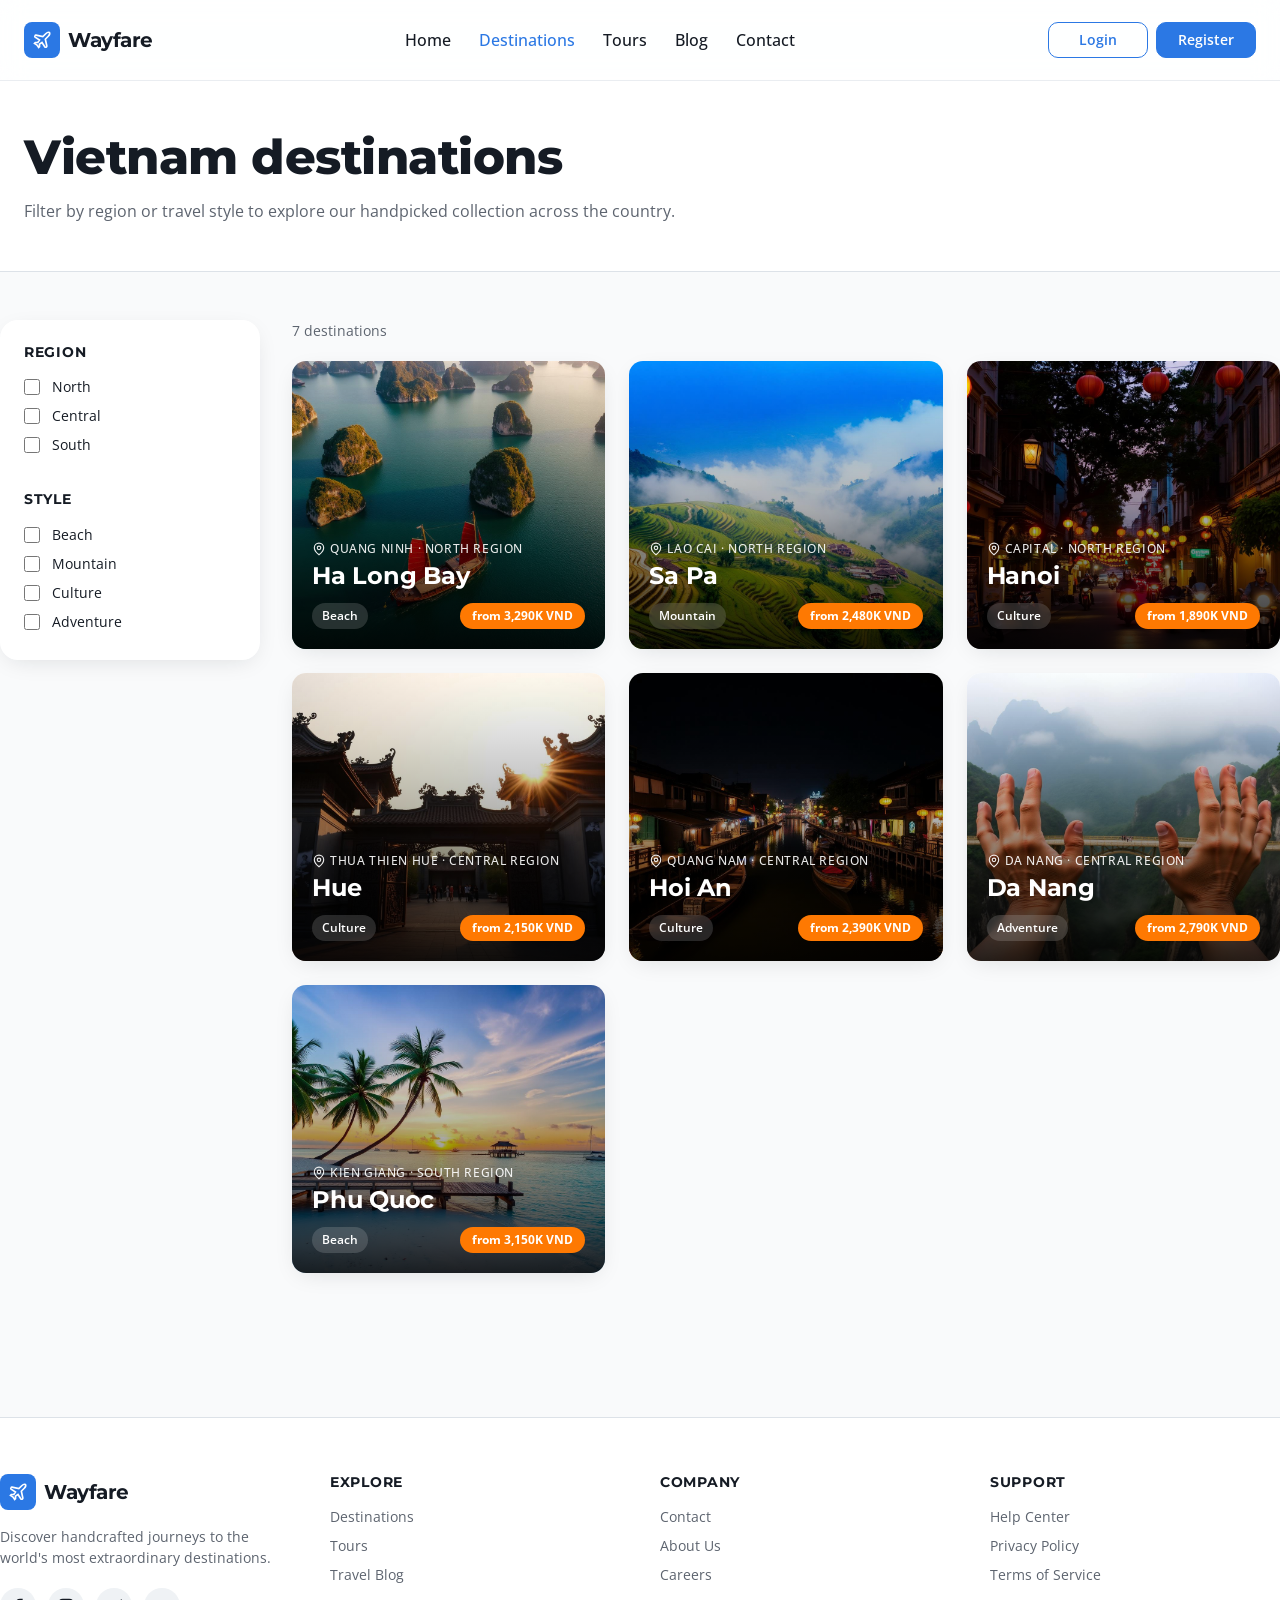
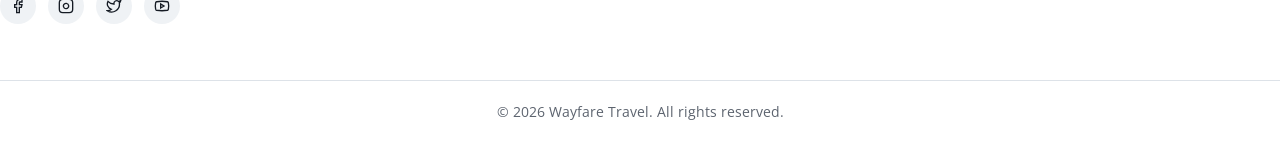
<file: destinations.html>
<!DOCTYPE html>
<html lang="en">
<head>
  <meta charset="UTF-8">
  <meta name="viewport" content="width=device-width, initial-scale=1.0">
  <title>Destinations — Wayfare</title>
  <meta name="description" content="Browse destinations by region and travel style. Beaches, mountains, luxury escapes and adventures.">
  <link
    href="https://cdn.jsdelivr.net/npm/bootstrap@5.3.3/dist/css/bootstrap.min.css"
    rel="stylesheet"
    integrity="sha384-QWTKZyjpPEjISv5WaRU9OFeRpok6YctnYmDr5pNlyT2bRjXh0JMhjY6hW+ALEwIH"
    crossorigin="anonymous"
  >
  <link rel="stylesheet" href="css/styles.css">
</head>
<body class="site" data-page="destinations">
  <header class="navbar">
    <div class="container navbar__inner">
      <a href="index.html" class="navbar__brand">
        <span class="navbar__logo">
          <svg class="icon" viewBox="0 0 24 24" fill="none" stroke="currentColor" stroke-width="2"><path d="M17.8 19.2 16 11l3.5-3.5C21 6 21.5 4 21 3c-1-.5-3 0-4.5 1.5L13 8 4.8 6.2c-.5-.1-.9.1-1.1.5l-.3.5c-.2.5-.1 1 .3 1.3L9 12l-2 3H4l-1 1 3 2 2 3 1-1v-3l3-2 3.5 5.3c.3.4.8.5 1.3.3l.5-.2c.4-.3.6-.7.5-1.2z"/></svg>
        </span>
        <span class="navbar__name">Wayfare</span>
      </a>
      <nav class="navbar__nav">
        <a href="index.html" class="btn-ghost-nav" data-nav-link="home">Home</a>
        <a href="destinations.html" class="btn-ghost-nav" data-nav-link="destinations">Destinations</a>
        <a href="tours.html" class="btn-ghost-nav" data-nav-link="tours">Tours</a>
        <a href="blog.html" class="btn-ghost-nav" data-nav-link="blog">Blog</a>
        <a href="contact.html" class="btn-ghost-nav" data-nav-link="contact">Contact</a>
      </nav>
      <div class="navbar__actions">
        <a href="login.html" class="btn-nav-auth btn-nav-auth--login" data-nav-link="login">Login</a>
        <a href="register.html" class="btn-nav-auth btn-nav-auth--register" data-nav-link="register">Register</a>
      </div>
      <button class="navbar__toggle" data-nav-toggle aria-label="Toggle menu" aria-expanded="false">
        <svg class="icon" data-icon-menu viewBox="0 0 24 24" fill="none" stroke="currentColor" stroke-width="2"><path d="M4 12h16"/><path d="M4 18h16"/><path d="M4 6h16"/></svg>
        <svg class="icon hidden" data-icon-close viewBox="0 0 24 24" fill="none" stroke="currentColor" stroke-width="2"><path d="M18 6 6 18"/><path d="m6 6 12 12"/></svg>
      </button>
    </div>
    <div class="navbar__mobile" data-nav-mobile>
      <div class="navbar__mobile-inner">
        <nav class="navbar__mobile-nav">
          <a href="index.html" class="btn-ghost-nav" data-nav-link="home">Home</a>
          <a href="destinations.html" class="btn-ghost-nav" data-nav-link="destinations">Destinations</a>
          <a href="tours.html" class="btn-ghost-nav" data-nav-link="tours">Tours</a>
          <a href="blog.html" class="btn-ghost-nav" data-nav-link="blog">Blog</a>
          <a href="contact.html" class="btn-ghost-nav" data-nav-link="contact">Contact</a>
          <div class="navbar__mobile-actions">
            <a href="login.html" class="btn-nav-auth btn-nav-auth--login" data-nav-link="login">Login</a>
            <a href="register.html" class="btn-nav-auth btn-nav-auth--register" data-nav-link="register">Register</a>
          </div>
        </nav>
      </div>
    </div>
  </header>

  <main class="main">
    <section class="page-header">
      <div class="container">
        <h1>Vietnam destinations</h1>
        <p>Filter by region or travel style to explore our handpicked collection across the country.</p>
      </div>
    </section>

    <section class="container dest-page">
      <button type="button" class="filter-toggle" data-filter-toggle>
        <svg class="icon--sm" viewBox="0 0 24 24" fill="none" stroke="currentColor" stroke-width="2"><line x1="21" x2="14" y1="4" y2="4"/><line x1="10" x2="3" y1="4" y2="4"/><line x1="21" x2="12" y1="12" y2="12"/><line x1="8" x2="3" y1="12" y2="12"/><line x1="21" x2="16" y1="20" y2="20"/><line x1="12" x2="3" y1="20" y2="20"/><line x1="14" x2="14" y1="2" y2="6"/><line x1="8" x2="8" y1="10" y2="14"/><line x1="16" x2="16" y1="18" y2="22"/></svg>
        Filters
      </button>

      <aside class="filters" data-filters>
        <div class="filters__panel">
          <div class="filters__group">
            <h3 class="filters__title">Region</h3>
            <div data-filter-regions></div>
          </div>
          <div class="filters__group">
            <h3 class="filters__title">Style</h3>
            <div data-filter-styles></div>
          </div>
          <button type="button" class="filters__clear hidden" data-clear-filters>Clear filters</button>
        </div>
      </aside>

      <div>
        <p class="dest-count" data-dest-count></p>
        <div class="dest-list" data-dest-list></div>
      </div>
    </section>
  </main>

  <footer class="footer">
    <div class="container footer__grid">
      <div>
        <a href="index.html" class="navbar__brand">
          <span class="navbar__logo">
            <svg class="icon" viewBox="0 0 24 24" fill="none" stroke="currentColor" stroke-width="2"><path d="M17.8 19.2 16 11l3.5-3.5C21 6 21.5 4 21 3c-1-.5-3 0-4.5 1.5L13 8 4.8 6.2c-.5-.1-.9.1-1.1.5l-.3.5c-.2.5-.1 1 .3 1.3L9 12l-2 3H4l-1 1 3 2 2 3 1-1v-3l3-2 3.5 5.3c.3.4.8.5 1.3.3l.5-.2c.4-.3.6-.7.5-1.2z"/></svg>
          </span>
          <span class="navbar__name">Wayfare</span>
        </a>
        <p class="footer__desc">Discover handcrafted journeys to the world's most extraordinary destinations.</p>
        <div class="footer__social">
          <a href="#" aria-label="Facebook"><svg class="icon--sm" viewBox="0 0 24 24" fill="none" stroke="currentColor" stroke-width="2"><path d="M18 2h-3a5 5 0 0 0-5 5v3H7v4h3v8h4v-8h3l1-4h-4V7a1 1 0 0 1 1-1h3z"/></svg></a>
          <a href="#" aria-label="Instagram"><svg class="icon--sm" viewBox="0 0 24 24" fill="none" stroke="currentColor" stroke-width="2"><rect width="20" height="20" x="2" y="2" rx="5" ry="5"/><path d="M16 11.37A4 4 0 1 1 12.63 8 4 4 0 0 1 16 11.37z"/><line x1="17.5" x2="17.51" y1="6.5" y2="6.5"/></svg></a>
          <a href="#" aria-label="Twitter"><svg class="icon--sm" viewBox="0 0 24 24" fill="none" stroke="currentColor" stroke-width="2"><path d="M22 4s-.7 2.1-2 3.4c1.6 10-9.4 17.3-18 11.6 2.2.1 4.4-.6 6-2C3 15.5.5 9.6 3 5c2.2 2.6 5.6 4.1 9 4-.9-4.2 4-6.6 7-3.8 1.1 0 3-1.2 3-1.2z"/></svg></a>
          <a href="#" aria-label="Youtube"><svg class="icon--sm" viewBox="0 0 24 24" fill="none" stroke="currentColor" stroke-width="2"><path d="M2.5 17a24.12 24.12 0 0 1 0-10 2 2 0 0 1 1.4-1.4 49.56 49.56 0 0 1 16.2 0A2 2 0 0 1 21.5 7a24.12 24.12 0 0 1 0 10 2 2 0 0 1-1.4 1.4 49.55 49.55 0 0 1-16.2 0A2 2 0 0 1 2.5 17"/><path d="m10 15 5-3-5-3z"/></svg></a>
        </div>
      </div>
      <div>
        <h4 class="footer__col-title">Explore</h4>
        <ul class="footer__links">
          <li><a href="destinations.html">Destinations</a></li>
          <li><a href="tours.html">Tours</a></li>
          <li><a href="blog.html">Travel Blog</a></li>
        </ul>
      </div>
      <div>
        <h4 class="footer__col-title">Company</h4>
        <ul class="footer__links">
          <li><a href="contact.html">Contact</a></li>
          <li><a href="index.html">About Us</a></li>
          <li><a href="index.html">Careers</a></li>
        </ul>
      </div>
      <div>
        <h4 class="footer__col-title">Support</h4>
        <ul class="footer__links">
          <li><a href="contact.html">Help Center</a></li>
          <li><a href="index.html">Privacy Policy</a></li>
          <li><a href="index.html">Terms of Service</a></li>
        </ul>
      </div>
    </div>
    <div class="footer__bottom">
      <div class="container">© <span id="footer-year"></span> Wayfare Travel. All rights reserved.</div>
    </div>
  </footer>

  <script src="js/data.js"></script>
  <script src="js/main.js"></script>
  <script src="js/destinations.js"></script>
  <script
    src="https://cdn.jsdelivr.net/npm/bootstrap@5.3.3/dist/js/bootstrap.bundle.min.js"
    integrity="sha384-YvpcrYf0tY3lHB60NNkmXc5s9fDVZLESaAA55NDzOxhy9GkcIdslK1eN7N6jIeHz"
    crossorigin="anonymous"
  ></script>
</body>
</html>
</file>
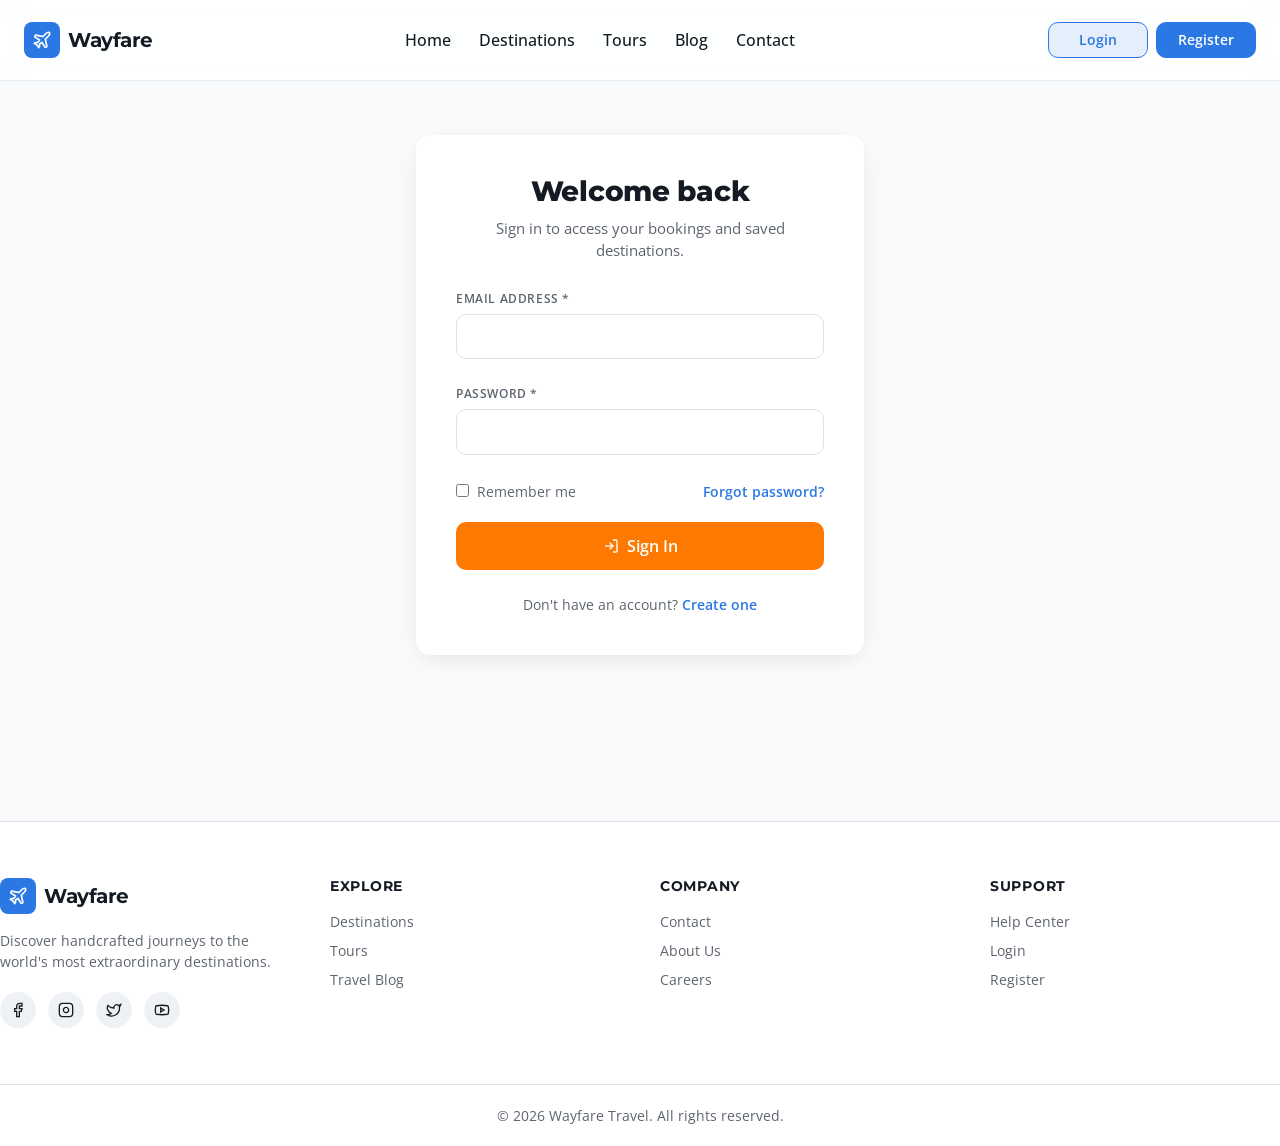
<file: login.html>
<!DOCTYPE html>
<html lang="en">
<head>
  <meta charset="UTF-8">
  <meta name="viewport" content="width=device-width, initial-scale=1.0">
  <title>Login — Wayfare</title>
  <meta name="description" content="Sign in to your Wayfare account to manage bookings and saved trips.">
  <link
    href="https://cdn.jsdelivr.net/npm/bootstrap@5.3.3/dist/css/bootstrap.min.css"
    rel="stylesheet"
    integrity="sha384-QWTKZyjpPEjISv5WaRU9OFeRpok6YctnYmDr5pNlyT2bRjXh0JMhjY6hW+ALEwIH"
    crossorigin="anonymous"
  >
  <link rel="stylesheet" href="css/styles.css">
</head>
<body class="site" data-page="login">
  <header class="navbar">
    <div class="container navbar__inner">
      <a href="index.html" class="navbar__brand">
        <span class="navbar__logo">
          <svg class="icon" viewBox="0 0 24 24" fill="none" stroke="currentColor" stroke-width="2"><path d="M17.8 19.2 16 11l3.5-3.5C21 6 21.5 4 21 3c-1-.5-3 0-4.5 1.5L13 8 4.8 6.2c-.5-.1-.9.1-1.1.5l-.3.5c-.2.5-.1 1 .3 1.3L9 12l-2 3H4l-1 1 3 2 2 3 1-1v-3l3-2 3.5 5.3c.3.4.8.5 1.3.3l.5-.2c.4-.3.6-.7.5-1.2z"/></svg>
        </span>
        <span class="navbar__name">Wayfare</span>
      </a>
      <nav class="navbar__nav">
        <a href="index.html" class="btn-ghost-nav" data-nav-link="home">Home</a>
        <a href="destinations.html" class="btn-ghost-nav" data-nav-link="destinations">Destinations</a>
        <a href="tours.html" class="btn-ghost-nav" data-nav-link="tours">Tours</a>
        <a href="blog.html" class="btn-ghost-nav" data-nav-link="blog">Blog</a>
        <a href="contact.html" class="btn-ghost-nav" data-nav-link="contact">Contact</a>
      </nav>
      <div class="navbar__actions">
        <a href="login.html" class="btn-nav-auth btn-nav-auth--login" data-nav-link="login">Login</a>
        <a href="register.html" class="btn-nav-auth btn-nav-auth--register" data-nav-link="register">Register</a>
      </div>
      <button class="navbar__toggle" data-nav-toggle aria-label="Toggle menu" aria-expanded="false">
        <svg class="icon" data-icon-menu viewBox="0 0 24 24" fill="none" stroke="currentColor" stroke-width="2"><path d="M4 12h16"/><path d="M4 18h16"/><path d="M4 6h16"/></svg>
        <svg class="icon hidden" data-icon-close viewBox="0 0 24 24" fill="none" stroke="currentColor" stroke-width="2"><path d="M18 6 6 18"/><path d="m6 6 12 12"/></svg>
      </button>
    </div>
    <div class="navbar__mobile" data-nav-mobile>
      <div class="navbar__mobile-inner">
        <nav class="navbar__mobile-nav">
          <a href="index.html" class="btn-ghost-nav" data-nav-link="home">Home</a>
          <a href="destinations.html" class="btn-ghost-nav" data-nav-link="destinations">Destinations</a>
          <a href="tours.html" class="btn-ghost-nav" data-nav-link="tours">Tours</a>
          <a href="blog.html" class="btn-ghost-nav" data-nav-link="blog">Blog</a>
          <a href="contact.html" class="btn-ghost-nav" data-nav-link="contact">Contact</a>
          <div class="navbar__mobile-actions">
            <a href="login.html" class="btn-nav-auth btn-nav-auth--login" data-nav-link="login">Login</a>
            <a href="register.html" class="btn-nav-auth btn-nav-auth--register" data-nav-link="register">Register</a>
          </div>
        </nav>
      </div>
    </div>
  </header>

  <main class="main">
    <section class="auth-section">
      <div class="auth-card card-surface">
        <div class="auth-card__header">
          <h1>Welcome back</h1>
          <p>Sign in to access your bookings and saved destinations.</p>
        </div>

        <form id="login-form" class="auth-form" novalidate>
          <div id="form-success" class="form-success" role="alert">
            <svg viewBox="0 0 24 24" fill="none" stroke="currentColor" stroke-width="2"><path d="M22 11.08V12a10 10 0 1 1-5.93-9.14"/><path d="m9 11 3 3L22 4"/></svg>
            <span>Login successful! Redirecting to your dashboard…</span>
          </div>

          <div>
            <label for="login-email" class="field-label form-label">Email Address *</label>
            <input id="login-email" type="email" name="email" class="field form-control" autocomplete="email">
            <span class="field-error invalid-feedback d-block" data-error="email"></span>
          </div>

          <div>
            <label for="login-password" class="field-label form-label">Password *</label>
            <input id="login-password" type="password" name="password" class="field form-control" autocomplete="current-password">
            <span class="field-error invalid-feedback d-block" data-error="password"></span>
          </div>

          <div class="auth-form__row">
            <label class="auth-checkbox">
              <input type="checkbox" name="remember">
              <span>Remember me</span>
            </label>
            <a href="#" class="auth-link">Forgot password?</a>
          </div>

          <button type="submit" class="btn-cta btn-cta--full">
            <svg class="icon--sm" viewBox="0 0 24 24" fill="none" stroke="currentColor" stroke-width="2"><path d="M15 3h4a2 2 0 0 1 2 2v14a2 2 0 0 1-2 2h-4"/><polyline points="10 17 15 12 10 7"/><line x1="15" x2="3" y1="12" y2="12"/></svg>
            Sign In
          </button>
        </form>

        <p class="auth-footer">
          Don't have an account?
          <a href="register.html" class="auth-link">Create one</a>
        </p>
      </div>
    </section>
  </main>

  <footer class="footer">
    <div class="container footer__grid">
      <div>
        <a href="index.html" class="navbar__brand">
          <span class="navbar__logo">
            <svg class="icon" viewBox="0 0 24 24" fill="none" stroke="currentColor" stroke-width="2"><path d="M17.8 19.2 16 11l3.5-3.5C21 6 21.5 4 21 3c-1-.5-3 0-4.5 1.5L13 8 4.8 6.2c-.5-.1-.9.1-1.1.5l-.3.5c-.2.5-.1 1 .3 1.3L9 12l-2 3H4l-1 1 3 2 2 3 1-1v-3l3-2 3.5 5.3c.3.4.8.5 1.3.3l.5-.2c.4-.3.6-.7.5-1.2z"/></svg>
          </span>
          <span class="navbar__name">Wayfare</span>
        </a>
        <p class="footer__desc">Discover handcrafted journeys to the world's most extraordinary destinations.</p>
        <div class="footer__social">
          <a href="#" aria-label="Facebook"><svg class="icon--sm" viewBox="0 0 24 24" fill="none" stroke="currentColor" stroke-width="2"><path d="M18 2h-3a5 5 0 0 0-5 5v3H7v4h3v8h4v-8h3l1-4h-4V7a1 1 0 0 1 1-1h3z"/></svg></a>
          <a href="#" aria-label="Instagram"><svg class="icon--sm" viewBox="0 0 24 24" fill="none" stroke="currentColor" stroke-width="2"><rect width="20" height="20" x="2" y="2" rx="5" ry="5"/><path d="M16 11.37A4 4 0 1 1 12.63 8 4 4 0 0 1 16 11.37z"/><line x1="17.5" x2="17.51" y1="6.5" y2="6.5"/></svg></a>
          <a href="#" aria-label="Twitter"><svg class="icon--sm" viewBox="0 0 24 24" fill="none" stroke="currentColor" stroke-width="2"><path d="M22 4s-.7 2.1-2 3.4c1.6 10-9.4 17.3-18 11.6 2.2.1 4.4-.6 6-2C3 15.5.5 9.6 3 5c2.2 2.6 5.6 4.1 9 4-.9-4.2 4-6.6 7-3.8 1.1 0 3-1.2 3-1.2z"/></svg></a>
          <a href="#" aria-label="Youtube"><svg class="icon--sm" viewBox="0 0 24 24" fill="none" stroke="currentColor" stroke-width="2"><path d="M2.5 17a24.12 24.12 0 0 1 0-10 2 2 0 0 1 1.4-1.4 49.56 49.56 0 0 1 16.2 0A2 2 0 0 1 21.5 7a24.12 24.12 0 0 1 0 10 2 2 0 0 1-1.4 1.4 49.55 49.55 0 0 1-16.2 0A2 2 0 0 1 2.5 17"/><path d="m10 15 5-3-5-3z"/></svg></a>
        </div>
      </div>
      <div>
        <h4 class="footer__col-title">Explore</h4>
        <ul class="footer__links">
          <li><a href="destinations.html">Destinations</a></li>
          <li><a href="tours.html">Tours</a></li>
          <li><a href="blog.html">Travel Blog</a></li>
        </ul>
      </div>
      <div>
        <h4 class="footer__col-title">Company</h4>
        <ul class="footer__links">
          <li><a href="contact.html">Contact</a></li>
          <li><a href="index.html">About Us</a></li>
          <li><a href="index.html">Careers</a></li>
        </ul>
      </div>
      <div>
        <h4 class="footer__col-title">Support</h4>
        <ul class="footer__links">
          <li><a href="contact.html">Help Center</a></li>
          <li><a href="login.html">Login</a></li>
          <li><a href="register.html">Register</a></li>
        </ul>
      </div>
    </div>
    <div class="footer__bottom">
      <div class="container">© <span id="footer-year"></span> Wayfare Travel. All rights reserved.</div>
    </div>
  </footer>

  <script src="js/main.js"></script>
  <script src="js/login.js"></script>
  <script
    src="https://cdn.jsdelivr.net/npm/bootstrap@5.3.3/dist/js/bootstrap.bundle.min.js"
    integrity="sha384-YvpcrYf0tY3lHB60NNkmXc5s9fDVZLESaAA55NDzOxhy9GkcIdslK1eN7N6jIeHz"
    crossorigin="anonymous"
  ></script>
</body>
</html>
</file>
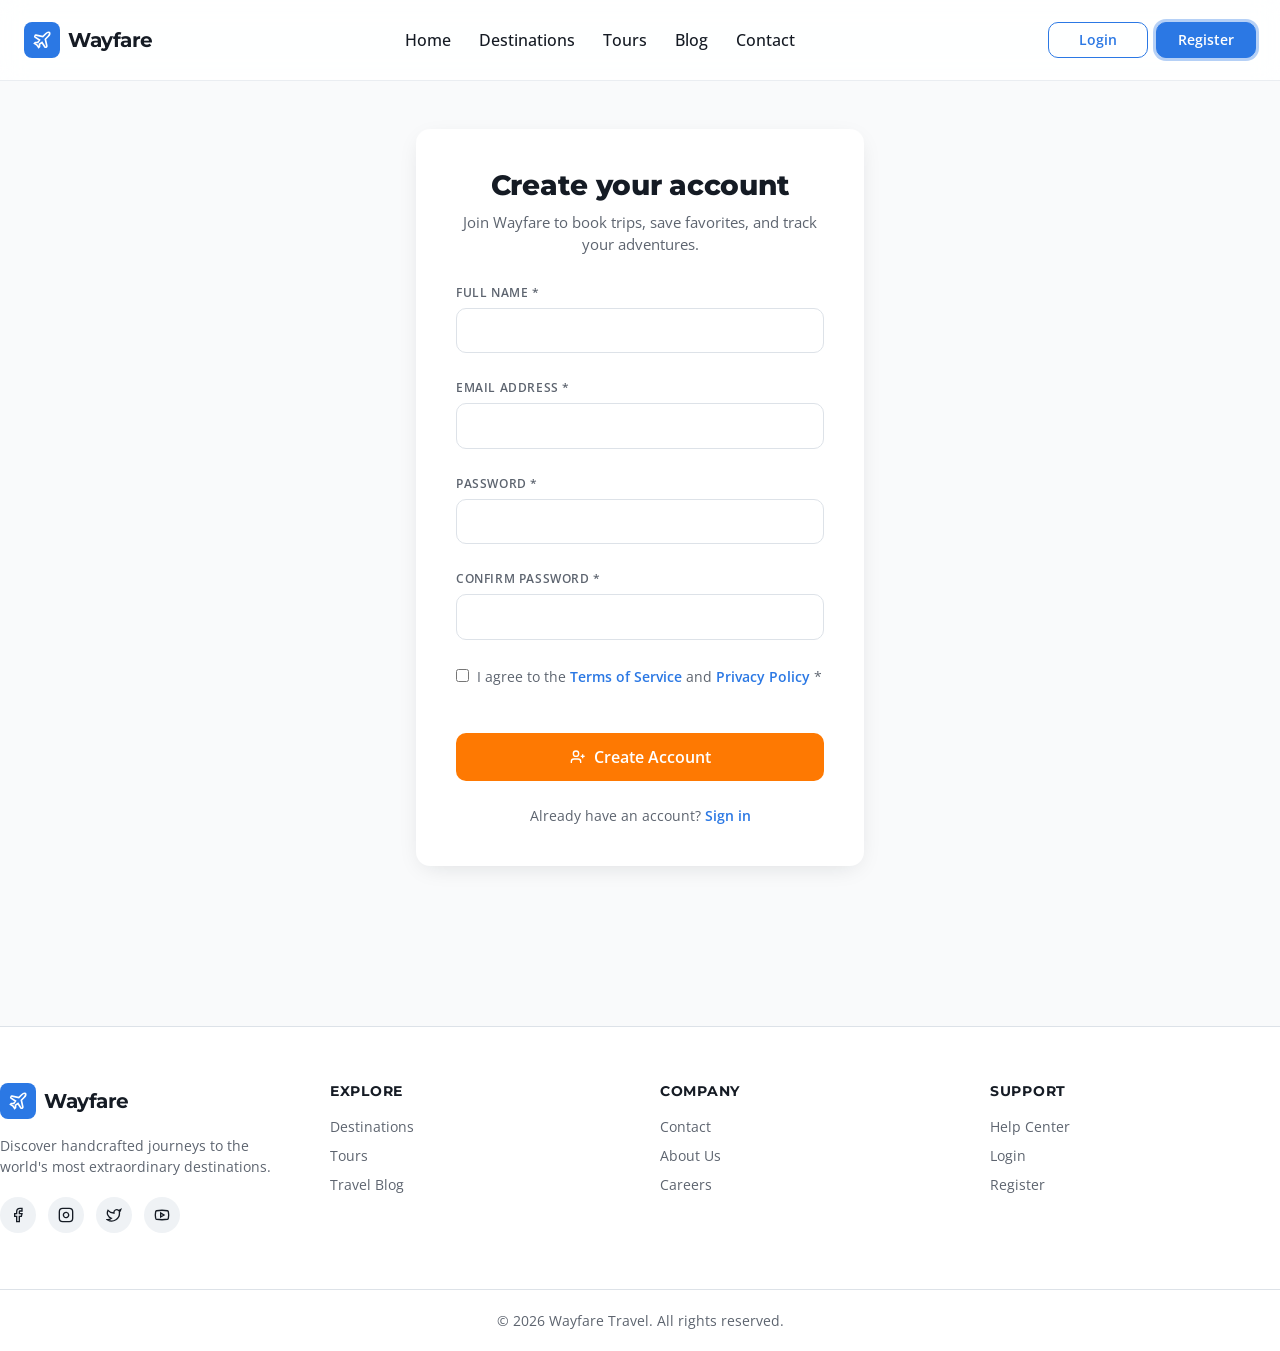
<file: register.html>
<!DOCTYPE html>
<html lang="en">
<head>
  <meta charset="UTF-8">
  <meta name="viewport" content="width=device-width, initial-scale=1.0">
  <title>Register — Wayfare</title>
  <meta name="description" content="Create a Wayfare account to book trips, save destinations, and manage your travel plans.">
  <link
    href="https://cdn.jsdelivr.net/npm/bootstrap@5.3.3/dist/css/bootstrap.min.css"
    rel="stylesheet"
    integrity="sha384-QWTKZyjpPEjISv5WaRU9OFeRpok6YctnYmDr5pNlyT2bRjXh0JMhjY6hW+ALEwIH"
    crossorigin="anonymous"
  >
  <link rel="stylesheet" href="css/styles.css">
</head>
<body class="site" data-page="register">
  <header class="navbar">
    <div class="container navbar__inner">
      <a href="index.html" class="navbar__brand">
        <span class="navbar__logo">
          <svg class="icon" viewBox="0 0 24 24" fill="none" stroke="currentColor" stroke-width="2"><path d="M17.8 19.2 16 11l3.5-3.5C21 6 21.5 4 21 3c-1-.5-3 0-4.5 1.5L13 8 4.8 6.2c-.5-.1-.9.1-1.1.5l-.3.5c-.2.5-.1 1 .3 1.3L9 12l-2 3H4l-1 1 3 2 2 3 1-1v-3l3-2 3.5 5.3c.3.4.8.5 1.3.3l.5-.2c.4-.3.6-.7.5-1.2z"/></svg>
        </span>
        <span class="navbar__name">Wayfare</span>
      </a>
      <nav class="navbar__nav">
        <a href="index.html" class="btn-ghost-nav" data-nav-link="home">Home</a>
        <a href="destinations.html" class="btn-ghost-nav" data-nav-link="destinations">Destinations</a>
        <a href="tours.html" class="btn-ghost-nav" data-nav-link="tours">Tours</a>
        <a href="blog.html" class="btn-ghost-nav" data-nav-link="blog">Blog</a>
        <a href="contact.html" class="btn-ghost-nav" data-nav-link="contact">Contact</a>
      </nav>
      <div class="navbar__actions">
        <a href="login.html" class="btn-nav-auth btn-nav-auth--login" data-nav-link="login">Login</a>
        <a href="register.html" class="btn-nav-auth btn-nav-auth--register" data-nav-link="register">Register</a>
      </div>
      <button class="navbar__toggle" data-nav-toggle aria-label="Toggle menu" aria-expanded="false">
        <svg class="icon" data-icon-menu viewBox="0 0 24 24" fill="none" stroke="currentColor" stroke-width="2"><path d="M4 12h16"/><path d="M4 18h16"/><path d="M4 6h16"/></svg>
        <svg class="icon hidden" data-icon-close viewBox="0 0 24 24" fill="none" stroke="currentColor" stroke-width="2"><path d="M18 6 6 18"/><path d="m6 6 12 12"/></svg>
      </button>
    </div>
    <div class="navbar__mobile" data-nav-mobile>
      <div class="navbar__mobile-inner">
        <nav class="navbar__mobile-nav">
          <a href="index.html" class="btn-ghost-nav" data-nav-link="home">Home</a>
          <a href="destinations.html" class="btn-ghost-nav" data-nav-link="destinations">Destinations</a>
          <a href="tours.html" class="btn-ghost-nav" data-nav-link="tours">Tours</a>
          <a href="blog.html" class="btn-ghost-nav" data-nav-link="blog">Blog</a>
          <a href="contact.html" class="btn-ghost-nav" data-nav-link="contact">Contact</a>
          <div class="navbar__mobile-actions">
            <a href="login.html" class="btn-nav-auth btn-nav-auth--login" data-nav-link="login">Login</a>
            <a href="register.html" class="btn-nav-auth btn-nav-auth--register" data-nav-link="register">Register</a>
          </div>
        </nav>
      </div>
    </div>
  </header>

  <main class="main">
    <section class="auth-section">
      <div class="auth-card card-surface">
        <div class="auth-card__header">
          <h1>Create your account</h1>
          <p>Join Wayfare to book trips, save favorites, and track your adventures.</p>
        </div>

        <form id="register-form" class="auth-form" novalidate>
          <div id="form-success" class="form-success" role="alert">
            <svg viewBox="0 0 24 24" fill="none" stroke="currentColor" stroke-width="2"><path d="M22 11.08V12a10 10 0 1 1-5.93-9.14"/><path d="m9 11 3 3L22 4"/></svg>
            <span>Account created! You can now sign in with your credentials.</span>
          </div>

          <div>
            <label for="register-name" class="field-label form-label">Full Name *</label>
            <input id="register-name" type="text" name="name" class="field form-control" autocomplete="name">
            <span class="field-error invalid-feedback d-block" data-error="name"></span>
          </div>

          <div>
            <label for="register-email" class="field-label form-label">Email Address *</label>
            <input id="register-email" type="email" name="email" class="field form-control" autocomplete="email">
            <span class="field-error invalid-feedback d-block" data-error="email"></span>
          </div>

          <div>
            <label for="register-password" class="field-label form-label">Password *</label>
            <input id="register-password" type="password" name="password" class="field form-control" autocomplete="new-password">
            <span class="field-error invalid-feedback d-block" data-error="password"></span>
          </div>

          <div>
            <label for="register-confirm" class="field-label form-label">Confirm Password *</label>
            <input id="register-confirm" type="password" name="confirmPassword" class="field form-control" autocomplete="new-password">
            <span class="field-error invalid-feedback d-block" data-error="confirmPassword"></span>
          </div>

          <label class="auth-checkbox">
            <input type="checkbox" name="terms">
            <span>I agree to the <a href="index.html" class="auth-link">Terms of Service</a> and <a href="index.html" class="auth-link">Privacy Policy</a> *</span>
          </label>
          <span class="field-error invalid-feedback d-block" data-error="terms"></span>

          <button type="submit" class="btn-cta btn-cta--full">
            <svg class="icon--sm" viewBox="0 0 24 24" fill="none" stroke="currentColor" stroke-width="2"><path d="M16 21v-2a4 4 0 0 0-4-4H6a4 4 0 0 0-4 4v2"/><circle cx="9" cy="7" r="4"/><line x1="19" x2="19" y1="8" y2="14"/><line x1="22" x2="16" y1="11" y2="11"/></svg>
            Create Account
          </button>
        </form>

        <p class="auth-footer">
          Already have an account?
          <a href="login.html" class="auth-link">Sign in</a>
        </p>
      </div>
    </section>
  </main>

  <footer class="footer">
    <div class="container footer__grid">
      <div>
        <a href="index.html" class="navbar__brand">
          <span class="navbar__logo">
            <svg class="icon" viewBox="0 0 24 24" fill="none" stroke="currentColor" stroke-width="2"><path d="M17.8 19.2 16 11l3.5-3.5C21 6 21.5 4 21 3c-1-.5-3 0-4.5 1.5L13 8 4.8 6.2c-.5-.1-.9.1-1.1.5l-.3.5c-.2.5-.1 1 .3 1.3L9 12l-2 3H4l-1 1 3 2 2 3 1-1v-3l3-2 3.5 5.3c.3.4.8.5 1.3.3l.5-.2c.4-.3.6-.7.5-1.2z"/></svg>
          </span>
          <span class="navbar__name">Wayfare</span>
        </a>
        <p class="footer__desc">Discover handcrafted journeys to the world's most extraordinary destinations.</p>
        <div class="footer__social">
          <a href="#" aria-label="Facebook"><svg class="icon--sm" viewBox="0 0 24 24" fill="none" stroke="currentColor" stroke-width="2"><path d="M18 2h-3a5 5 0 0 0-5 5v3H7v4h3v8h4v-8h3l1-4h-4V7a1 1 0 0 1 1-1h3z"/></svg></a>
          <a href="#" aria-label="Instagram"><svg class="icon--sm" viewBox="0 0 24 24" fill="none" stroke="currentColor" stroke-width="2"><rect width="20" height="20" x="2" y="2" rx="5" ry="5"/><path d="M16 11.37A4 4 0 1 1 12.63 8 4 4 0 0 1 16 11.37z"/><line x1="17.5" x2="17.51" y1="6.5" y2="6.5"/></svg></a>
          <a href="#" aria-label="Twitter"><svg class="icon--sm" viewBox="0 0 24 24" fill="none" stroke="currentColor" stroke-width="2"><path d="M22 4s-.7 2.1-2 3.4c1.6 10-9.4 17.3-18 11.6 2.2.1 4.4-.6 6-2C3 15.5.5 9.6 3 5c2.2 2.6 5.6 4.1 9 4-.9-4.2 4-6.6 7-3.8 1.1 0 3-1.2 3-1.2z"/></svg></a>
          <a href="#" aria-label="Youtube"><svg class="icon--sm" viewBox="0 0 24 24" fill="none" stroke="currentColor" stroke-width="2"><path d="M2.5 17a24.12 24.12 0 0 1 0-10 2 2 0 0 1 1.4-1.4 49.56 49.56 0 0 1 16.2 0A2 2 0 0 1 21.5 7a24.12 24.12 0 0 1 0 10 2 2 0 0 1-1.4 1.4 49.55 49.55 0 0 1-16.2 0A2 2 0 0 1 2.5 17"/><path d="m10 15 5-3-5-3z"/></svg></a>
        </div>
      </div>
      <div>
        <h4 class="footer__col-title">Explore</h4>
        <ul class="footer__links">
          <li><a href="destinations.html">Destinations</a></li>
          <li><a href="tours.html">Tours</a></li>
          <li><a href="blog.html">Travel Blog</a></li>
        </ul>
      </div>
      <div>
        <h4 class="footer__col-title">Company</h4>
        <ul class="footer__links">
          <li><a href="contact.html">Contact</a></li>
          <li><a href="index.html">About Us</a></li>
          <li><a href="index.html">Careers</a></li>
        </ul>
      </div>
      <div>
        <h4 class="footer__col-title">Support</h4>
        <ul class="footer__links">
          <li><a href="contact.html">Help Center</a></li>
          <li><a href="login.html">Login</a></li>
          <li><a href="register.html">Register</a></li>
        </ul>
      </div>
    </div>
    <div class="footer__bottom">
      <div class="container">© <span id="footer-year"></span> Wayfare Travel. All rights reserved.</div>
    </div>
  </footer>

  <script src="js/main.js"></script>
  <script src="js/register.js"></script>
  <script
    src="https://cdn.jsdelivr.net/npm/bootstrap@5.3.3/dist/js/bootstrap.bundle.min.js"
    integrity="sha384-YvpcrYf0tY3lHB60NNkmXc5s9fDVZLESaAA55NDzOxhy9GkcIdslK1eN7N6jIeHz"
    crossorigin="anonymous"
  ></script>
</body>
</html>
</file>
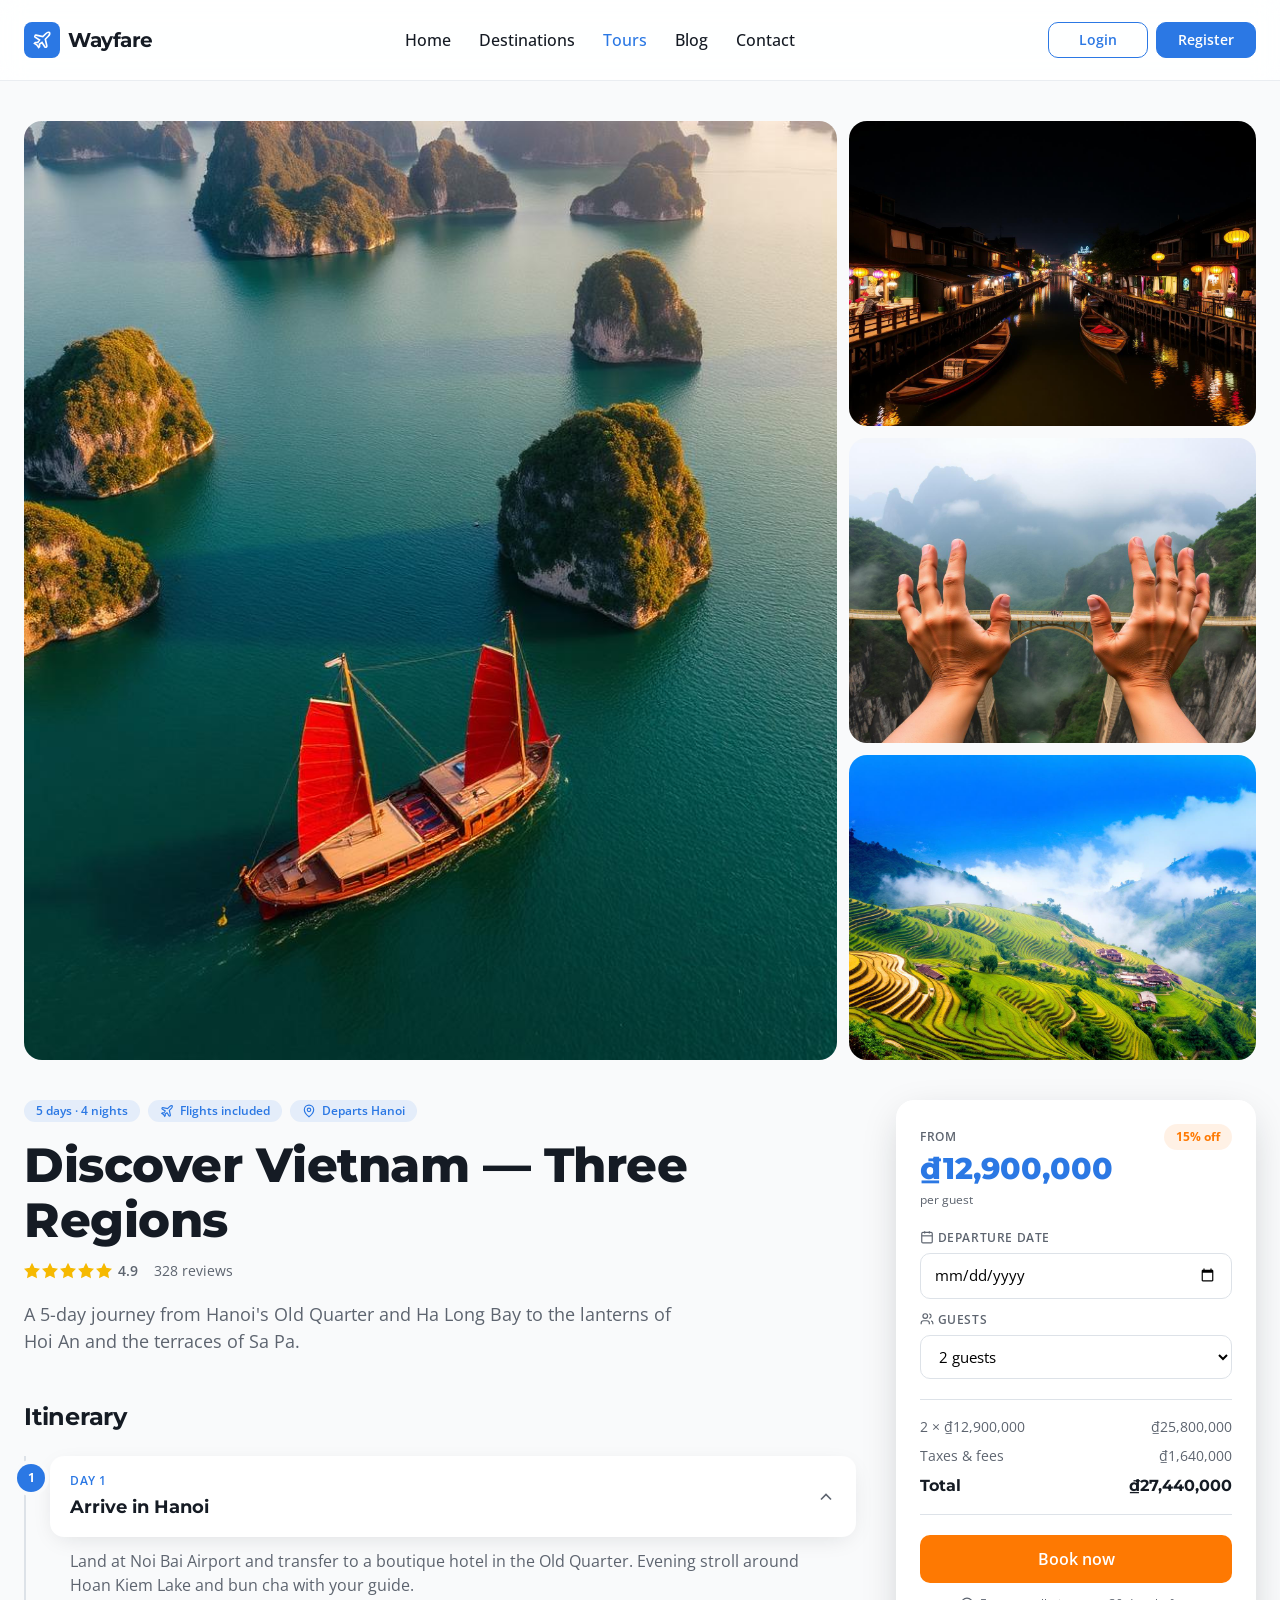
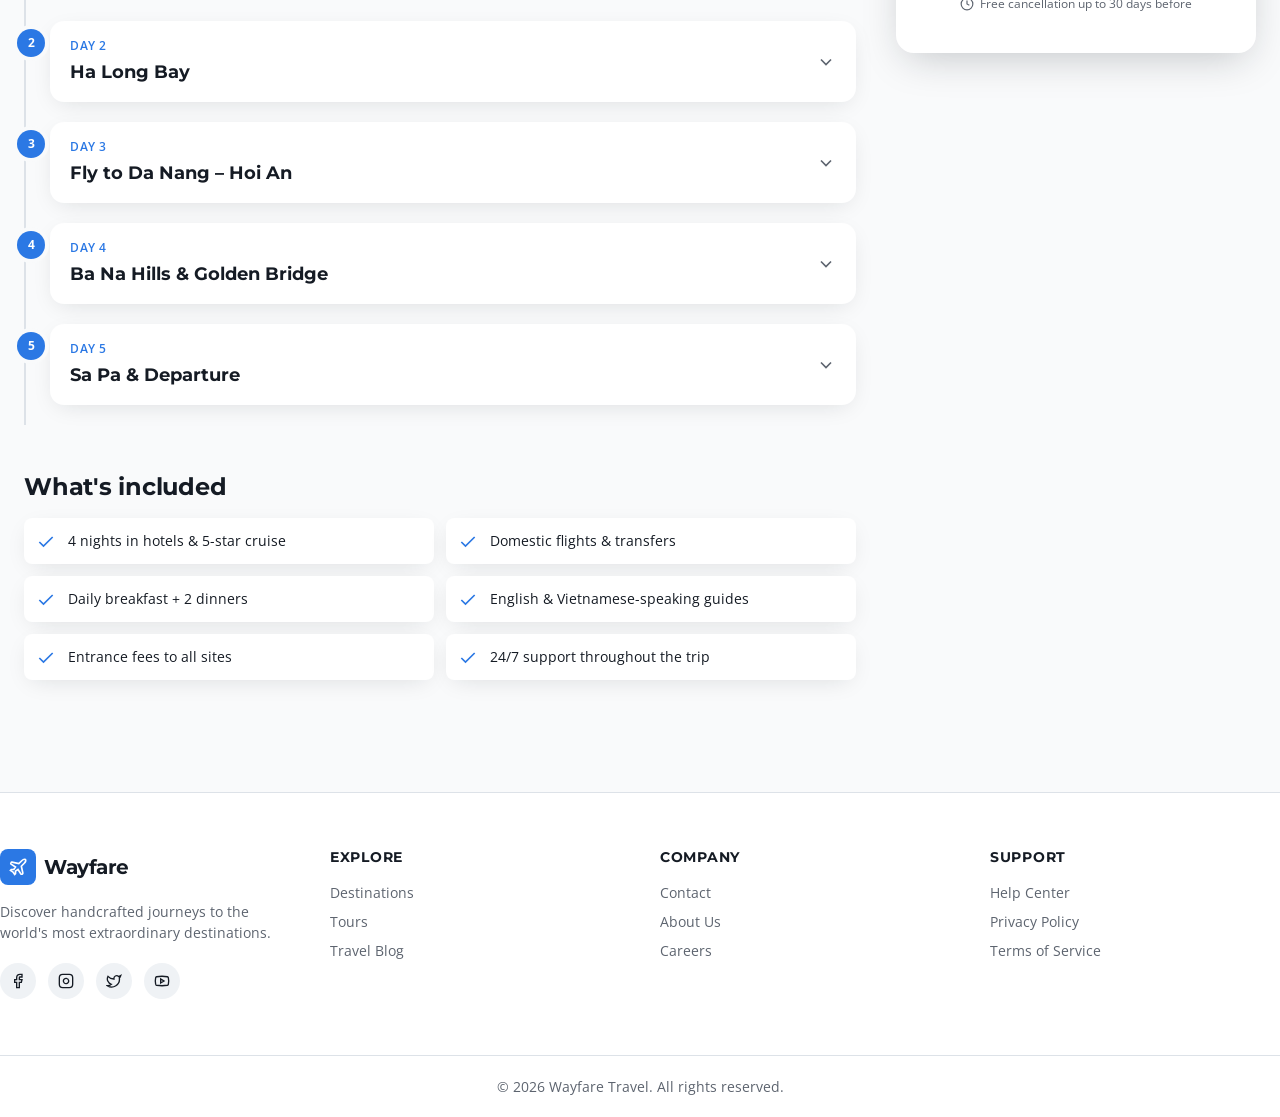
<file: tours.html>
<!DOCTYPE html>
<html lang="en">
<head>
  <meta charset="UTF-8">
  <meta name="viewport" content="width=device-width, initial-scale=1.0">
  <title>Discover Vietnam — Wayfare Tours</title>
  <meta name="description" content="5-day, 4-night tour across Vietnam: Ha Long, Hoi An, Da Nang, and Sa Pa. Book with Wayfare.">
  <link
    href="https://cdn.jsdelivr.net/npm/bootstrap@5.3.3/dist/css/bootstrap.min.css"
    rel="stylesheet"
    integrity="sha384-QWTKZyjpPEjISv5WaRU9OFeRpok6YctnYmDr5pNlyT2bRjXh0JMhjY6hW+ALEwIH"
    crossorigin="anonymous"
  >
  <link rel="stylesheet" href="css/styles.css">
</head>
<body class="site" data-page="tours">
  <header class="navbar">
    <div class="container navbar__inner">
      <a href="index.html" class="navbar__brand">
        <span class="navbar__logo">
          <svg class="icon" viewBox="0 0 24 24" fill="none" stroke="currentColor" stroke-width="2"><path d="M17.8 19.2 16 11l3.5-3.5C21 6 21.5 4 21 3c-1-.5-3 0-4.5 1.5L13 8 4.8 6.2c-.5-.1-.9.1-1.1.5l-.3.5c-.2.5-.1 1 .3 1.3L9 12l-2 3H4l-1 1 3 2 2 3 1-1v-3l3-2 3.5 5.3c.3.4.8.5 1.3.3l.5-.2c.4-.3.6-.7.5-1.2z"/></svg>
        </span>
        <span class="navbar__name">Wayfare</span>
      </a>
      <nav class="navbar__nav">
        <a href="index.html" class="btn-ghost-nav" data-nav-link="home">Home</a>
        <a href="destinations.html" class="btn-ghost-nav" data-nav-link="destinations">Destinations</a>
        <a href="tours.html" class="btn-ghost-nav" data-nav-link="tours">Tours</a>
        <a href="blog.html" class="btn-ghost-nav" data-nav-link="blog">Blog</a>
        <a href="contact.html" class="btn-ghost-nav" data-nav-link="contact">Contact</a>
      </nav>
      <div class="navbar__actions">
        <a href="login.html" class="btn-nav-auth btn-nav-auth--login" data-nav-link="login">Login</a>
        <a href="register.html" class="btn-nav-auth btn-nav-auth--register" data-nav-link="register">Register</a>
      </div>
      <button class="navbar__toggle" data-nav-toggle aria-label="Toggle menu" aria-expanded="false">
        <svg class="icon" data-icon-menu viewBox="0 0 24 24" fill="none" stroke="currentColor" stroke-width="2"><path d="M4 12h16"/><path d="M4 18h16"/><path d="M4 6h16"/></svg>
        <svg class="icon hidden" data-icon-close viewBox="0 0 24 24" fill="none" stroke="currentColor" stroke-width="2"><path d="M18 6 6 18"/><path d="m6 6 12 12"/></svg>
      </button>
    </div>
    <div class="navbar__mobile" data-nav-mobile>
      <div class="navbar__mobile-inner">
        <nav class="navbar__mobile-nav">
          <a href="index.html" class="btn-ghost-nav" data-nav-link="home">Home</a>
          <a href="destinations.html" class="btn-ghost-nav" data-nav-link="destinations">Destinations</a>
          <a href="tours.html" class="btn-ghost-nav" data-nav-link="tours">Tours</a>
          <a href="blog.html" class="btn-ghost-nav" data-nav-link="blog">Blog</a>
          <a href="contact.html" class="btn-ghost-nav" data-nav-link="contact">Contact</a>
          <div class="navbar__mobile-actions">
            <a href="login.html" class="btn-nav-auth btn-nav-auth--login" data-nav-link="login">Login</a>
            <a href="register.html" class="btn-nav-auth btn-nav-auth--register" data-nav-link="register">Register</a>
          </div>
        </nav>
      </div>
    </div>
  </header>

  <main class="main">
    <section class="container">
      <div class="tour-gallery">
        <div class="tour-gallery__main img-zoom">
          <img src="assets/halong.jpg" alt="Ha Long Bay">
        </div>
        <div class="tour-gallery__side">
          <div class="img-zoom"><img src="assets/hoian.jpg" alt="Hoi An" loading="lazy"></div>
          <div class="img-zoom"><img src="assets/danang.jpg" alt="Da Nang" loading="lazy"></div>
          <div class="img-zoom"><img src="assets/sapa.jpg" alt="Sa Pa" loading="lazy"></div>
        </div>
      </div>

      <div class="tour-layout">
        <div>
          <div class="badges">
            <span class="badge">5 days · 4 nights</span>
            <span class="badge">
              <svg class="icon--xs" viewBox="0 0 24 24" fill="none" stroke="currentColor" stroke-width="2"><path d="M17.8 19.2 16 11l3.5-3.5C21 6 21.5 4 21 3c-1-.5-3 0-4.5 1.5L13 8 4.8 6.2c-.5-.1-.9.1-1.1.5l-.3.5c-.2.5-.1 1 .3 1.3L9 12l-2 3H4l-1 1 3 2 2 3 1-1v-3l3-2 3.5 5.3c.3.4.8.5 1.3.3l.5-.2c.4-.3.6-.7.5-1.2z"/></svg>
              Flights included
            </span>
            <span class="badge">
              <svg class="icon--xs" viewBox="0 0 24 24" fill="none" stroke="currentColor" stroke-width="2"><path d="M20 10c0 6-8 12-8 12s-8-6-8-12a8 8 0 0 1 16 0Z"/><circle cx="12" cy="10" r="3"/></svg>
              Departs Hanoi
            </span>
          </div>
          <h1 class="tour-title">Discover Vietnam — Three Regions</h1>
          <div class="tour-meta">
            <div class="stars" aria-label="4.9 stars">
              <svg class="stars__icon" viewBox="0 0 24 24" fill="var(--star)" stroke="var(--star)" stroke-width="2"><polygon points="12 2 15.09 8.26 22 9.27 17 14.14 18.18 21.02 12 17.77 5.82 21.02 7 14.14 2 9.27 8.91 8.26 12 2"/></svg>
              <svg class="stars__icon" viewBox="0 0 24 24" fill="var(--star)" stroke="var(--star)" stroke-width="2"><polygon points="12 2 15.09 8.26 22 9.27 17 14.14 18.18 21.02 12 17.77 5.82 21.02 7 14.14 2 9.27 8.91 8.26 12 2"/></svg>
              <svg class="stars__icon" viewBox="0 0 24 24" fill="var(--star)" stroke="var(--star)" stroke-width="2"><polygon points="12 2 15.09 8.26 22 9.27 17 14.14 18.18 21.02 12 17.77 5.82 21.02 7 14.14 2 9.27 8.91 8.26 12 2"/></svg>
              <svg class="stars__icon" viewBox="0 0 24 24" fill="var(--star)" stroke="var(--star)" stroke-width="2"><polygon points="12 2 15.09 8.26 22 9.27 17 14.14 18.18 21.02 12 17.77 5.82 21.02 7 14.14 2 9.27 8.91 8.26 12 2"/></svg>
              <svg class="stars__icon" viewBox="0 0 24 24" fill="var(--star)" stroke="var(--star)" stroke-width="2"><polygon points="12 2 15.09 8.26 22 9.27 17 14.14 18.18 21.02 12 17.77 5.82 21.02 7 14.14 2 9.27 8.91 8.26 12 2"/></svg>
              <span class="stars__rating">4.9</span>
            </div>
            <span>328 reviews</span>
          </div>
          <p class="tour-intro">A 5-day journey from Hanoi's Old Quarter and Ha Long Bay to the lanterns of Hoi An and the terraces of Sa Pa.</p>

          <div class="itinerary">
            <h2>Itinerary</h2>
            <div class="itinerary__list" data-itinerary></div>
          </div>

          <div class="includes">
            <h2>What's included</h2>
            <ul class="includes__list">
              <li><svg viewBox="0 0 24 24" fill="none" stroke="currentColor" stroke-width="2"><path d="M20 6 9 17l-5-5"/></svg>4 nights in hotels & 5-star cruise</li>
              <li><svg viewBox="0 0 24 24" fill="none" stroke="currentColor" stroke-width="2"><path d="M20 6 9 17l-5-5"/></svg>Domestic flights & transfers</li>
              <li><svg viewBox="0 0 24 24" fill="none" stroke="currentColor" stroke-width="2"><path d="M20 6 9 17l-5-5"/></svg>Daily breakfast + 2 dinners</li>
              <li><svg viewBox="0 0 24 24" fill="none" stroke="currentColor" stroke-width="2"><path d="M20 6 9 17l-5-5"/></svg>English & Vietnamese-speaking guides</li>
              <li><svg viewBox="0 0 24 24" fill="none" stroke="currentColor" stroke-width="2"><path d="M20 6 9 17l-5-5"/></svg>Entrance fees to all sites</li>
              <li><svg viewBox="0 0 24 24" fill="none" stroke="currentColor" stroke-width="2"><path d="M20 6 9 17l-5-5"/></svg>24/7 support throughout the trip</li>
            </ul>
          </div>
        </div>

        <aside>
          <div class="booking-card">
            <div class="booking-card__price-row">
              <div>
                <div class="booking-card__from">From</div>
                <div class="booking-card__amount">₫12,900,000</div>
                <div class="booking-card__per">per guest</div>
              </div>
              <span class="booking-card__discount">15% off</span>
            </div>
            <div class="booking-card__fields">
              <label>
                <span class="field-label">
                  <svg class="icon--xs" style="display:inline;vertical-align:-2px" viewBox="0 0 24 24" fill="none" stroke="currentColor" stroke-width="2"><rect width="18" height="18" x="3" y="4" rx="2"/><line x1="16" x2="16" y1="2" y2="6"/><line x1="8" x2="8" y1="2" y2="6"/><line x1="3" x2="21" y1="10" y2="10"/></svg>
                  Departure date
                </span>
                <input type="date" class="field">
              </label>
              <label>
                <span class="field-label">
                  <svg class="icon--xs" style="display:inline;vertical-align:-2px" viewBox="0 0 24 24" fill="none" stroke="currentColor" stroke-width="2"><path d="M16 21v-2a4 4 0 0 0-4-4H6a4 4 0 0 0-4 4v2"/><circle cx="9" cy="7" r="4"/><path d="M22 21v-2a4 4 0 0 0-3-3.87"/><path d="M16 3.13a4 4 0 0 1 0 7.75"/></svg>
                  Guests
                </span>
                <select class="field">
                  <option>1 guest</option>
                  <option selected>2 guests</option>
                  <option>3 guests</option>
                  <option>4 guests</option>
                </select>
              </label>
            </div>
            <div class="booking-card__summary">
              <div class="summary-row summary-row--muted"><span>2 × ₫12,900,000</span><span>₫25,800,000</span></div>
              <div class="summary-row summary-row--muted"><span>Taxes & fees</span><span>₫1,640,000</span></div>
              <div class="summary-row summary-row--bold"><span>Total</span><span>₫27,440,000</span></div>
            </div>
            <button type="button" class="btn-cta btn-cta--full">Book now</button>
            <p class="booking-card__note">
              <svg class="icon--xs" viewBox="0 0 24 24" fill="none" stroke="currentColor" stroke-width="2"><circle cx="12" cy="12" r="10"/><polyline points="12 6 12 12 16 14"/></svg>
              Free cancellation up to 30 days before
            </p>
          </div>
        </aside>
      </div>
    </section>
  </main>

  <footer class="footer">
    <div class="container footer__grid">
      <div>
        <a href="index.html" class="navbar__brand">
          <span class="navbar__logo">
            <svg class="icon" viewBox="0 0 24 24" fill="none" stroke="currentColor" stroke-width="2"><path d="M17.8 19.2 16 11l3.5-3.5C21 6 21.5 4 21 3c-1-.5-3 0-4.5 1.5L13 8 4.8 6.2c-.5-.1-.9.1-1.1.5l-.3.5c-.2.5-.1 1 .3 1.3L9 12l-2 3H4l-1 1 3 2 2 3 1-1v-3l3-2 3.5 5.3c.3.4.8.5 1.3.3l.5-.2c.4-.3.6-.7.5-1.2z"/></svg>
          </span>
          <span class="navbar__name">Wayfare</span>
        </a>
        <p class="footer__desc">Discover handcrafted journeys to the world's most extraordinary destinations.</p>
        <div class="footer__social">
          <a href="#" aria-label="Facebook"><svg class="icon--sm" viewBox="0 0 24 24" fill="none" stroke="currentColor" stroke-width="2"><path d="M18 2h-3a5 5 0 0 0-5 5v3H7v4h3v8h4v-8h3l1-4h-4V7a1 1 0 0 1 1-1h3z"/></svg></a>
          <a href="#" aria-label="Instagram"><svg class="icon--sm" viewBox="0 0 24 24" fill="none" stroke="currentColor" stroke-width="2"><rect width="20" height="20" x="2" y="2" rx="5" ry="5"/><path d="M16 11.37A4 4 0 1 1 12.63 8 4 4 0 0 1 16 11.37z"/><line x1="17.5" x2="17.51" y1="6.5" y2="6.5"/></svg></a>
          <a href="#" aria-label="Twitter"><svg class="icon--sm" viewBox="0 0 24 24" fill="none" stroke="currentColor" stroke-width="2"><path d="M22 4s-.7 2.1-2 3.4c1.6 10-9.4 17.3-18 11.6 2.2.1 4.4-.6 6-2C3 15.5.5 9.6 3 5c2.2 2.6 5.6 4.1 9 4-.9-4.2 4-6.6 7-3.8 1.1 0 3-1.2 3-1.2z"/></svg></a>
          <a href="#" aria-label="Youtube"><svg class="icon--sm" viewBox="0 0 24 24" fill="none" stroke="currentColor" stroke-width="2"><path d="M2.5 17a24.12 24.12 0 0 1 0-10 2 2 0 0 1 1.4-1.4 49.56 49.56 0 0 1 16.2 0A2 2 0 0 1 21.5 7a24.12 24.12 0 0 1 0 10 2 2 0 0 1-1.4 1.4 49.55 49.55 0 0 1-16.2 0A2 2 0 0 1 2.5 17"/><path d="m10 15 5-3-5-3z"/></svg></a>
        </div>
      </div>
      <div>
        <h4 class="footer__col-title">Explore</h4>
        <ul class="footer__links">
          <li><a href="destinations.html">Destinations</a></li>
          <li><a href="tours.html">Tours</a></li>
          <li><a href="blog.html">Travel Blog</a></li>
        </ul>
      </div>
      <div>
        <h4 class="footer__col-title">Company</h4>
        <ul class="footer__links">
          <li><a href="contact.html">Contact</a></li>
          <li><a href="index.html">About Us</a></li>
          <li><a href="index.html">Careers</a></li>
        </ul>
      </div>
      <div>
        <h4 class="footer__col-title">Support</h4>
        <ul class="footer__links">
          <li><a href="contact.html">Help Center</a></li>
          <li><a href="index.html">Privacy Policy</a></li>
          <li><a href="index.html">Terms of Service</a></li>
        </ul>
      </div>
    </div>
    <div class="footer__bottom">
      <div class="container">© <span id="footer-year"></span> Wayfare Travel. All rights reserved.</div>
    </div>
  </footer>

  <script src="js/data.js"></script>
  <script src="js/main.js"></script>
  <script src="js/tours.js"></script>
  <script
    src="https://cdn.jsdelivr.net/npm/bootstrap@5.3.3/dist/js/bootstrap.bundle.min.js"
    integrity="sha384-YvpcrYf0tY3lHB60NNkmXc5s9fDVZLESaAA55NDzOxhy9GkcIdslK1eN7N6jIeHz"
    crossorigin="anonymous"
  ></script>
</body>
</html>
</file>
<file: css/styles.css>
@import url('https://fonts.googleapis.com/css2?family=Montserrat:wght@600;700;800&family=Open+Sans:wght@400;500;600&display=swap');

:root {
  --radius: 0.625rem;
  --radius-md: calc(var(--radius) - 2px);
  --radius-xl: calc(var(--radius) + 4px);
  --radius-2xl: calc(var(--radius) + 8px);

  --background: oklch(0.985 0.002 247);
  --foreground: oklch(0.22 0.02 260);
  --card: oklch(1 0 0);
  --primary: oklch(0.585 0.18 258);
  --primary-foreground: oklch(1 0 0);
  --muted: oklch(0.96 0.005 247);
  --muted-foreground: oklch(0.5 0.02 260);
  --accent: oklch(0.72 0.19 50);
  --accent-foreground: oklch(1 0 0);
  --destructive: oklch(0.6 0.22 25);
  --border: oklch(0.91 0.01 255);
  --star: oklch(0.82 0.17 85);
  --shadow-card: 0 6px 24px -8px oklch(0.22 0.02 260 / 0.15);
  --shadow-elevated: 0 12px 40px -10px oklch(0.22 0.02 260 / 0.25);

  --font-sans: 'Open Sans', system-ui, sans-serif;
  --font-display: 'Montserrat', system-ui, sans-serif;
}

*, *::before, *::after { box-sizing: border-box; }

html { scroll-behavior: smooth; }

body {
  margin: 0;
  background: var(--background);
  color: var(--foreground);
  font-family: var(--font-sans);
  -webkit-font-smoothing: antialiased;
}

h1, h2, h3, h4, h5, h6 {
  font-family: var(--font-display);
  font-weight: 700;
  letter-spacing: -0.01em;
}

a { color: inherit; text-decoration: none; }

img { display: block; max-width: 100%; }

.site { display: flex; min-height: 100vh; flex-direction: column; }
.main { flex: 1; }

.container {
  width: 100%;
  max-width: 80rem;
  margin: 0 auto;
  padding-left: 1rem;
  padding-right: 1rem;
}

@media (min-width: 640px) {
  .container { padding-left: 1.5rem; padding-right: 1.5rem; }
}

/* Buttons & forms */
.btn-cta {
  background: var(--accent);
  color: var(--accent-foreground);
  font-weight: 600;
  padding: 0.75rem 1.5rem;
  border: none;
  border-radius: var(--radius);
  cursor: pointer;
  transition: transform 0.15s ease, box-shadow 0.15s ease, background-color 0.15s ease;
  display: inline-flex;
  align-items: center;
  justify-content: center;
  gap: 0.5rem;
  font-family: inherit;
  font-size: inherit;
}

.btn-cta:hover {
  background: oklch(0.66 0.19 50);
  box-shadow: 0 8px 24px -8px oklch(0.72 0.19 50 / 0.55);
  transform: translateY(-1px);
}

.btn-cta:focus-visible {
  outline: 3px solid oklch(0.72 0.19 50 / 0.4);
  outline-offset: 2px;
}

.btn-cta--sm { padding: 0.5rem 1.25rem; font-size: 0.875rem; }
.btn-cta--full { width: 100%; }

.btn-ghost-nav {
  color: var(--foreground);
  font-weight: 500;
  padding: 0.5rem 0.75rem;
  border-radius: var(--radius-md);
  transition: color 0.15s ease, background-color 0.15s ease;
}

.btn-ghost-nav:hover,
.btn-ghost-nav.active { color: var(--primary); }

.btn-outline-nav {
  display: inline-flex;
  align-items: center;
  justify-content: center;
  padding: 0.5rem 1.25rem;
  border: 1.5px solid var(--border);
  border-radius: var(--radius);
  background: transparent;
  color: var(--foreground);
  font-weight: 600;
  font-size: 0.875rem;
  font-family: inherit;
  transition: border-color 0.15s ease, color 0.15s ease, background-color 0.15s ease;
}

.btn-outline-nav:hover {
  border-color: var(--primary);
  color: var(--primary);
  background: oklch(0.585 0.18 258 / 0.05);
}

.btn-outline-nav.active {
  border-color: var(--primary);
  color: var(--primary);
  background: oklch(0.585 0.18 258 / 0.08);
}

.btn-outline-nav--sm {
  padding: 0.5rem 1.25rem;
  font-size: 0.875rem;
}

.btn-nav-auth {
  display: inline-flex;
  align-items: center;
  justify-content: center;
  min-width: 6.25rem;
  padding: 0.5rem 1.25rem;
  border: 1.5px solid var(--primary);
  border-radius: var(--radius);
  font-size: 0.875rem;
  font-weight: 600;
  font-family: inherit;
  line-height: 1.25;
  transition: background-color 0.15s ease, color 0.15s ease, box-shadow 0.15s ease;
}

.btn-nav-auth--login {
  background: transparent;
  color: var(--primary);
}

.btn-nav-auth--login:hover {
  background: oklch(0.585 0.18 258 / 0.08);
}

.btn-nav-auth--login.active {
  background: oklch(0.585 0.18 258 / 0.12);
}

.btn-nav-auth--register {
  background: var(--primary);
  color: var(--primary-foreground);
}

.btn-nav-auth--register:hover {
  background: oklch(0.52 0.18 258);
  box-shadow: 0 4px 16px -4px oklch(0.585 0.18 258 / 0.5);
}

.btn-nav-auth--register.active {
  box-shadow: 0 0 0 3px oklch(0.585 0.18 258 / 0.35);
}

.btn-cta.active {
  box-shadow: 0 0 0 3px oklch(0.72 0.19 50 / 0.35);
}

.field {
  width: 100%;
  background: var(--card);
  border: 1.5px solid var(--border);
  border-radius: var(--radius);
  padding: 0.65rem 0.85rem;
  font-size: 0.95rem;
  font-family: inherit;
  transition: border-color 0.15s ease, box-shadow 0.15s ease;
}

.field:focus {
  outline: none;
  border-color: var(--primary);
  box-shadow: 0 0 0 3px oklch(0.585 0.18 258 / 0.18);
}

.field.error {
  border-color: var(--destructive);
  box-shadow: 0 0 0 3px oklch(0.6 0.22 25 / 0.15);
}

.field-label {
  display: block;
  margin-bottom: 0.375rem;
  font-size: 0.75rem;
  font-weight: 600;
  text-transform: uppercase;
  letter-spacing: 0.05em;
  color: var(--muted-foreground);
}

.field-error {
  display: block;
  margin-top: 0.375rem;
  font-size: 0.75rem;
  font-weight: 500;
  color: var(--destructive);
}

.card-surface {
  background: var(--card);
  border-radius: var(--radius-xl);
  box-shadow: var(--shadow-card);
  overflow: hidden;
}

.img-zoom { overflow: hidden; }
.img-zoom img {
  width: 100%;
  height: 100%;
  object-fit: cover;
  transition: transform 0.6s ease;
}
.img-zoom:hover img { transform: scale(1.08); }

/* Navbar */
.navbar {
  position: sticky;
  top: 0;
  z-index: 50;
  width: 100%;
  border-bottom: 1px solid oklch(0.91 0.01 255 / 0.6);
  background: oklch(1 0 0 / 0.85);
  backdrop-filter: blur(12px);
}

.navbar__inner {
  display: grid;
  grid-template-columns: 1fr auto 1fr;
  height: 4rem;
  align-items: center;
}

.navbar__brand {
  display: flex;
  align-items: center;
  gap: 0.5rem;
  justify-self: start;
}

.navbar__logo {
  display: grid;
  place-items: center;
  width: 2.25rem;
  height: 2.25rem;
  border-radius: 0.5rem;
  background: var(--primary);
  color: var(--primary-foreground);
}

.navbar__name {
  font-family: var(--font-display);
  font-size: 1.25rem;
  font-weight: 700;
  letter-spacing: -0.025em;
}

.navbar__nav {
  display: none;
  align-items: center;
  gap: 0.25rem;
  justify-self: center;
  grid-column: 2;
}

@media (min-width: 768px) {
  .navbar__nav { display: flex; }
}

.navbar__actions {
  display: none;
  align-items: center;
  gap: 0.5rem;
  justify-self: end;
  grid-column: 3;
}

@media (min-width: 768px) {
  .navbar__actions { display: flex; }
}

.navbar__toggle {
  display: grid;
  place-items: center;
  width: 2.5rem;
  height: 2.5rem;
  border: none;
  border-radius: var(--radius-md);
  background: transparent;
  color: var(--foreground);
  cursor: pointer;
  transition: background-color 0.15s ease;
  justify-self: end;
  grid-column: 3;
}

.navbar__toggle:hover { background: var(--muted); }

@media (min-width: 768px) {
  .navbar__toggle { display: none; }
}

.navbar__mobile {
  display: grid;
  overflow: hidden;
  transition: grid-template-rows 0.3s ease-out;
  grid-template-rows: 0fr;
}

.navbar__mobile.open { grid-template-rows: 1fr; }

@media (min-width: 768px) {
  .navbar__mobile { display: none; }
}

.navbar__mobile-inner { min-height: 0; }

.navbar__mobile-nav {
  display: flex;
  flex-direction: column;
  gap: 0.25rem;
  border-top: 1px solid var(--border);
  background: var(--card);
  padding: 0.75rem 1rem;
}

.navbar__mobile-actions {
  display: flex;
  gap: 0.5rem;
  margin-top: 0.75rem;
  padding-top: 0.75rem;
  border-top: 1px solid var(--border);
}

.navbar__mobile-actions .btn-nav-auth {
  flex: 1;
}

.icon { width: 1.25rem; height: 1.25rem; flex-shrink: 0; }
.icon--sm { width: 1rem; height: 1rem; }
.icon--xs { width: 0.875rem; height: 0.875rem; }

/* Footer */
.footer {
  margin-top: 6rem;
  border-top: 1px solid var(--border);
  background: var(--card);
}

.footer__grid {
  display: grid;
  gap: 2.5rem;
  padding: 3.5rem 0;
}

@media (min-width: 768px) {
  .footer__grid { grid-template-columns: repeat(4, 1fr); }
}

.footer__desc {
  margin-top: 1rem;
  max-width: 20rem;
  font-size: 0.875rem;
  color: var(--muted-foreground);
}

.footer__social {
  display: flex;
  gap: 0.75rem;
  margin-top: 1.25rem;
}

.footer__social a {
  display: grid;
  place-items: center;
  width: 2.25rem;
  height: 2.25rem;
  border-radius: 9999px;
  background: var(--muted);
  color: var(--foreground);
  transition: background-color 0.15s ease, color 0.15s ease;
}

.footer__social a:hover {
  background: var(--primary);
  color: var(--primary-foreground);
}

.footer__col-title {
  margin: 0 0 1rem;
  font-family: var(--font-display);
  font-size: 0.875rem;
  font-weight: 700;
  text-transform: uppercase;
  letter-spacing: 0.05em;
}

.footer__links {
  list-style: none;
  margin: 0;
  padding: 0;
  font-size: 0.875rem;
  color: var(--muted-foreground);
}

.footer__links li + li { margin-top: 0.5rem; }

.footer__links a { transition: color 0.15s ease; }
.footer__links a:hover { color: var(--primary); }

.footer__bottom {
  border-top: 1px solid var(--border);
  padding: 1.25rem 0;
  text-align: center;
  font-size: 0.875rem;
  color: var(--muted-foreground);
}

/* Stars */
.stars {
  display: flex;
  align-items: center;
  gap: 0.125rem;
}

.stars__icon {
  width: 1rem;
  height: 1rem;
}

.stars__rating {
  margin-left: 0.25rem;
  font-size: 0.75rem;
  font-weight: 600;
  color: var(--muted-foreground);
}

/* Page header */
.page-header {
  border-bottom: 1px solid var(--border);
  background: var(--card);
  padding: 3rem 0;
}

.page-header h1 {
  margin: 0;
  font-size: 2.25rem;
  font-weight: 800;
}

@media (min-width: 640px) {
  .page-header h1 { font-size: 3rem; }
}

.page-header p {
  margin: 0.75rem 0 0;
  max-width: 42rem;
  color: var(--muted-foreground);
}

/* Hero (home) */
.hero {
  position: relative;
  isolation: isolate;
}

.hero__bg {
  position: absolute;
  inset: 0;
  z-index: -1;
}

.hero__bg img {
  width: 100%;
  height: 100%;
  object-fit: cover;
}

.hero__overlay {
  position: absolute;
  inset: 0;
  background: linear-gradient(to bottom, oklch(0 0 0 / 0.55), oklch(0 0 0 / 0.35), oklch(0 0 0 / 0.65));
}

.hero__content {
  padding: 7rem 0 7rem;
  color: white;
}

@media (min-width: 640px) {
  .hero__content { padding-top: 9rem; }
}

@media (min-width: 768px) {
  .hero__content { padding-bottom: 10rem; }
}

.hero__badge {
  display: inline-block;
  padding: 0.25rem 0.75rem;
  border-radius: 9999px;
  background: oklch(1 0 0 / 0.15);
  font-size: 0.75rem;
  font-weight: 600;
  text-transform: uppercase;
  letter-spacing: 0.05em;
  backdrop-filter: blur(4px);
}

.hero h1 {
  margin: 1rem 0 0;
  max-width: 42rem;
  font-size: 2.25rem;
  font-weight: 800;
  line-height: 1.15;
}

@media (min-width: 640px) {
  .hero h1 { font-size: 3rem; }
}

@media (min-width: 768px) {
  .hero h1 { font-size: 3.75rem; }
}

.hero__desc {
  margin: 1rem 0 0;
  max-width: 36rem;
  font-size: 1rem;
  color: oklch(1 0 0 / 0.85);
}

@media (min-width: 640px) {
  .hero__desc { font-size: 1.125rem; }
}

.search-card {
  margin-top: 2.5rem;
  padding: 1rem;
  border-radius: var(--radius-2xl);
  background: oklch(1 0 0 / 0.95);
  box-shadow: 0 25px 50px -12px oklch(0 0 0 / 0.25);
  backdrop-filter: blur(4px);
}

@media (min-width: 640px) {
  .search-card { padding: 1.5rem; }
}

.search-card__grid {
  display: grid;
  gap: 1rem;
}

@media (min-width: 768px) {
  .search-card__grid {
    grid-template-columns: 1.3fr 1fr 1fr auto;
    align-items: end;
  }
}

.search-card .btn-cta {
  height: 46px;
  width: 100%;
}

@media (min-width: 768px) {
  .search-card .btn-cta { width: auto; }
}

/* Section */
.section { padding: 5rem 0; }
.section--card { background: var(--card); }

.section__header {
  display: flex;
  flex-wrap: wrap;
  align-items: flex-end;
  justify-content: space-between;
  gap: 1rem;
  margin-bottom: 2.5rem;
}

.section__eyebrow {
  margin: 0;
  font-size: 0.875rem;
  font-weight: 600;
  text-transform: uppercase;
  letter-spacing: 0.05em;
  color: var(--primary);
}

.section__title {
  margin: 0.5rem 0 0;
  font-size: 1.875rem;
  font-weight: 700;
}

@media (min-width: 640px) {
  .section__title { font-size: 2.25rem; }
}

.section__link {
  display: inline-flex;
  align-items: center;
  gap: 0.5rem;
  font-weight: 600;
  color: var(--primary);
}

.section__link svg { transition: transform 0.15s ease; }
.section__link:hover svg { transform: translateX(4px); }

.section__center {
  max-width: 42rem;
  margin: 0 auto 3rem;
  text-align: center;
}

/* Destination cards (home) */
.dest-grid {
  display: grid;
  gap: 1.5rem;
}

@media (min-width: 640px) {
  .dest-grid { grid-template-columns: repeat(2, 1fr); }
}

@media (min-width: 1024px) {
  .dest-grid { grid-template-columns: repeat(4, 1fr); }
}

.dest-card {
  display: flex;
  flex-direction: column;
}

.dest-card__img {
  position: relative;
  aspect-ratio: 4 / 3;
}

.dest-card__price {
  position: absolute;
  top: 0.75rem;
  right: 0.75rem;
  padding: 0.25rem 0.75rem;
  border-radius: 9999px;
  background: var(--accent);
  color: var(--accent-foreground);
  font-size: 0.75rem;
  font-weight: 700;
  box-shadow: var(--shadow-card);
}

.dest-card__body {
  display: flex;
  flex: 1;
  flex-direction: column;
  padding: 1.25rem;
}

.dest-card__location {
  display: flex;
  align-items: center;
  gap: 0.25rem;
  font-size: 0.75rem;
  font-weight: 500;
  text-transform: uppercase;
  letter-spacing: 0.05em;
  color: var(--muted-foreground);
}

.dest-card__name {
  margin: 0.25rem 0 0;
  font-size: 1.125rem;
  font-weight: 700;
}

.dest-card__link {
  display: inline-flex;
  align-items: center;
  gap: 0.25rem;
  margin-top: 1rem;
  font-size: 0.875rem;
  font-weight: 600;
  color: var(--primary);
}

.dest-card__link:hover { text-decoration: underline; }

.dest-card__link-wrap {
  display: block;
  position: relative;
  aspect-ratio: 4 / 3;
  color: inherit;
}

.dest-card__name a {
  color: inherit;
}

.dest-card__name a:hover {
  color: var(--primary);
}

.dest-tile-link {
  display: block;
  color: inherit;
  border-radius: var(--radius-xl);
  transition: transform 0.2s ease, box-shadow 0.2s ease;
}

.dest-tile-link:hover {
  transform: translateY(-2px);
  box-shadow: var(--shadow-elevated);
}

.dest-tile-link:focus-visible {
  outline: 3px solid oklch(0.585 0.18 258 / 0.4);
  outline-offset: 3px;
}

/* Destination detail */
.dest-detail-hero {
  position: relative;
  isolation: isolate;
  min-height: 22rem;
  display: flex;
  align-items: flex-end;
  overflow: hidden;
}

@media (min-width: 768px) {
  .dest-detail-hero { min-height: 28rem; }
}

.dest-detail-hero__img {
  position: absolute;
  inset: 0;
  width: 100%;
  height: 100%;
  object-fit: cover;
}

.dest-detail-hero__overlay {
  position: absolute;
  inset: 0;
  background: linear-gradient(to top, oklch(0 0 0 / 0.85), oklch(0 0 0 / 0.35), oklch(0 0 0 / 0.15));
}

.dest-detail-hero__content {
  position: relative;
  z-index: 1;
  padding: 2.5rem 1rem 2.75rem;
  color: white;
}

@media (min-width: 640px) {
  .dest-detail-hero__content { padding-bottom: 3.5rem; }
}

.dest-detail__back {
  display: inline-flex;
  align-items: center;
  gap: 0.375rem;
  margin-bottom: 1rem;
  font-size: 0.875rem;
  font-weight: 600;
  color: oklch(1 0 0 / 0.9);
  transition: opacity 0.15s ease;
}

.dest-detail__back:hover {
  opacity: 0.8;
  color: white;
}

.dest-detail-hero__tags {
  display: flex;
  flex-wrap: wrap;
  gap: 0.5rem;
  margin-bottom: 0.75rem;
}

.dest-detail__tag {
  padding: 0.25rem 0.75rem;
  border-radius: 9999px;
  background: oklch(1 0 0 / 0.15);
  backdrop-filter: blur(8px);
  font-size: 0.75rem;
  font-weight: 600;
  text-transform: uppercase;
  letter-spacing: 0.04em;
}

.dest-detail-hero__content h1 {
  margin: 0;
  font-size: 2.25rem;
  font-weight: 800;
  max-width: 42rem;
}

@media (min-width: 640px) {
  .dest-detail-hero__content h1 { font-size: 3rem; }
}

.dest-detail-hero__meta {
  display: flex;
  flex-wrap: wrap;
  align-items: center;
  gap: 1rem;
  margin-top: 0.75rem;
}

.dest-detail-hero__location {
  display: inline-flex;
  align-items: center;
  gap: 0.375rem;
  font-size: 0.9375rem;
  font-weight: 500;
  color: oklch(1 0 0 / 0.9);
}

.dest-detail-hero .stars__rating {
  color: white;
}

.dest-detail {
  display: grid;
  gap: 2.5rem;
  padding: 3rem 0 4rem;
}

@media (min-width: 1024px) {
  .dest-detail {
    grid-template-columns: minmax(0, 1fr) 22rem;
    align-items: start;
    gap: 3rem;
  }
}

.dest-detail__block h2 {
  margin: 0 0 1rem;
  font-size: 1.375rem;
}

.dest-detail__lead {
  margin: 0;
  font-size: 1.0625rem;
  line-height: 1.7;
  color: var(--muted-foreground);
}

.dest-detail__stats {
  display: grid;
  gap: 1rem;
  margin: 2rem 0;
}

@media (min-width: 640px) {
  .dest-detail__stats { grid-template-columns: repeat(3, 1fr); }
}

.dest-detail__stat {
  padding: 1.25rem;
  border-radius: var(--radius-xl);
  background: var(--card);
  box-shadow: var(--shadow-card);
}

.dest-detail__stat-label {
  display: block;
  font-size: 0.75rem;
  font-weight: 600;
  text-transform: uppercase;
  letter-spacing: 0.05em;
  color: var(--muted-foreground);
}

.dest-detail__stat-value {
  display: block;
  margin-top: 0.375rem;
  font-family: var(--font-display);
  font-size: 1rem;
  font-weight: 700;
}

.dest-detail__stat-value--price {
  color: var(--primary);
}

.dest-detail__highlights {
  margin: 0;
  padding: 0;
  list-style: none;
  display: grid;
  gap: 0.75rem;
}

.dest-detail__highlights li {
  position: relative;
  padding-left: 1.75rem;
  line-height: 1.6;
}

.dest-detail__highlights li::before {
  content: "";
  position: absolute;
  left: 0;
  top: 0.45rem;
  width: 0.625rem;
  height: 0.625rem;
  border-radius: 50%;
  background: var(--accent);
}

.dest-detail__related {
  display: grid;
  gap: 1.25rem;
}

@media (min-width: 640px) {
  .dest-detail__related { grid-template-columns: repeat(3, 1fr); }
}

.dest-detail__related-card {
  display: block;
  color: inherit;
  overflow: hidden;
  transition: transform 0.2s ease, box-shadow 0.2s ease;
}

.dest-detail__related-card:hover {
  transform: translateY(-2px);
  box-shadow: var(--shadow-elevated);
}

.dest-detail__related-card img {
  width: 100%;
  aspect-ratio: 4 / 3;
  object-fit: cover;
}

.dest-detail__related-body {
  padding: 1rem 1.125rem 1.125rem;
}

.dest-detail__related-meta {
  font-size: 0.75rem;
  font-weight: 600;
  text-transform: uppercase;
  letter-spacing: 0.05em;
  color: var(--muted-foreground);
}

.dest-detail__related-body h3 {
  margin: 0.25rem 0 0;
  font-size: 1rem;
}

.dest-detail__related-price {
  display: block;
  margin-top: 0.375rem;
  font-size: 0.875rem;
  font-weight: 600;
  color: var(--primary);
}

.dest-detail__sidebar {
  position: relative;
}

@media (min-width: 1024px) {
  .dest-detail__booking {
    position: sticky;
    top: 5.5rem;
  }
}

.dest-detail__booking {
  padding: 1.5rem;
}

@media (min-width: 640px) {
  .dest-detail__booking { padding: 1.75rem; }
}

.dest-detail__booking-header h2 {
  margin: 0;
  font-size: 1.375rem;
}

.dest-detail__booking-header p {
  margin: 0.375rem 0 0;
  font-size: 0.875rem;
  color: var(--muted-foreground);
}

.dest-detail__booking-price {
  margin: 1.25rem 0 0;
  font-size: 0.9375rem;
  color: var(--muted-foreground);
}

.dest-detail__booking-price strong {
  font-family: var(--font-display);
  font-size: 1.5rem;
  color: var(--foreground);
}

.dest-detail__booking-price span {
  font-size: 0.8125rem;
}

.dest-detail__form {
  display: grid;
  gap: 1rem;
  margin-top: 1.25rem;
}

.dest-detail__form .form-success {
  margin-top: 0;
}

.dest-detail__form textarea.field {
  resize: vertical;
}

.dest-detail__booking-note {
  margin: 1rem 0 0;
  font-size: 0.75rem;
  text-align: center;
  color: var(--muted-foreground);
}

/* Why us */
.features-grid {
  display: grid;
  gap: 2.5rem;
}

@media (min-width: 768px) {
  .features-grid { grid-template-columns: repeat(3, 1fr); }
}

.feature {
  text-align: center;
}

.feature__icon {
  display: grid;
  place-items: center;
  width: 4rem;
  height: 4rem;
  margin: 0 auto;
  border-radius: var(--radius-2xl);
  background: oklch(0.585 0.18 258 / 0.1);
  color: var(--primary);
}

.feature h3 {
  margin: 1.25rem 0 0;
  font-size: 1.25rem;
}

.feature p {
  margin: 0.5rem 0 0;
  color: var(--muted-foreground);
}

/* Destinations page */
.dest-page {
  display: grid;
  gap: 2rem;
  padding: 3rem 0;
}

@media (min-width: 1024px) {
  .dest-page { grid-template-columns: 260px 1fr; }
}

.filter-toggle {
  display: inline-flex;
  align-items: center;
  gap: 0.5rem;
  width: fit-content;
  padding: 0.5rem 1rem;
  border: 1px solid var(--border);
  border-radius: var(--radius-md);
  background: var(--card);
  font-size: 0.875rem;
  font-weight: 600;
  cursor: pointer;
  font-family: inherit;
}

@media (min-width: 1024px) {
  .filter-toggle { display: none; }
}

.filters {
  display: none;
}

.filters.open { display: block; }

@media (min-width: 1024px) {
  .filters { display: block; }
}

.filters__panel {
  position: sticky;
  top: 5rem;
  padding: 1.5rem;
  border-radius: var(--radius-2xl);
  background: var(--card);
  box-shadow: var(--shadow-card);
}

.filters__group + .filters__group { margin-top: 2rem; }

.filters__title {
  margin: 0 0 0.75rem;
  font-family: var(--font-display);
  font-size: 0.875rem;
  font-weight: 700;
  text-transform: uppercase;
  letter-spacing: 0.05em;
}

.filters__option {
  display: flex;
  align-items: center;
  gap: 0.75rem;
  padding: 0.25rem 0;
  font-size: 0.875rem;
  cursor: pointer;
}

.filters__option input {
  width: 1rem;
  height: 1rem;
  cursor: pointer;
  accent-color: oklch(0.585 0.18 258);
}

.filters__clear {
  margin-top: 1rem;
  border: none;
  background: none;
  padding: 0;
  font-size: 0.875rem;
  font-weight: 600;
  color: var(--primary);
  cursor: pointer;
  font-family: inherit;
}

.filters__clear:hover { text-decoration: underline; }

.dest-count {
  margin: 0 0 1.25rem;
  font-size: 0.875rem;
  color: var(--muted-foreground);
}

.dest-list {
  display: grid;
  gap: 1.5rem;
}

@media (min-width: 640px) {
  .dest-list { grid-template-columns: repeat(2, 1fr); }
}

@media (min-width: 1280px) {
  .dest-list { grid-template-columns: repeat(3, 1fr); }
}

.dest-tile {
  position: relative;
  height: 18rem;
  overflow: hidden;
}

.dest-tile > img {
  position: absolute;
  inset: 0;
  width: 100%;
  height: 100%;
  object-fit: cover;
}

.dest-tile__overlay {
  position: absolute;
  inset: 0;
  background: linear-gradient(to top, oklch(0 0 0 / 0.85), oklch(0 0 0 / 0.3), transparent);
}

.dest-tile__content {
  position: absolute;
  inset: 0;
  display: flex;
  flex-direction: column;
  justify-content: flex-end;
  padding: 1.25rem;
  color: white;
}

.dest-tile__meta {
  display: flex;
  align-items: center;
  gap: 0.25rem;
  font-size: 0.75rem;
  font-weight: 500;
  text-transform: uppercase;
  letter-spacing: 0.05em;
  opacity: 0.9;
}

.dest-tile h3 {
  margin: 0.25rem 0 0;
  font-size: 1.5rem;
  font-weight: 700;
}

.dest-tile__desc {
  max-height: 0;
  overflow: hidden;
  margin: 0;
  font-size: 0.875rem;
  color: oklch(1 0 0 / 0.85);
  opacity: 0;
  transition: max-height 0.3s ease, opacity 0.3s ease, margin 0.3s ease;
}

.dest-tile:hover .dest-tile__desc {
  max-height: 5rem;
  margin-top: 0.5rem;
  opacity: 1;
}

.dest-tile__footer {
  display: flex;
  align-items: center;
  justify-content: space-between;
  margin-top: 0.75rem;
}

.dest-tile__tag {
  padding: 0.25rem 0.625rem;
  border-radius: 9999px;
  background: oklch(1 0 0 / 0.15);
  font-size: 0.75rem;
  font-weight: 600;
  backdrop-filter: blur(4px);
}

.dest-tile__price {
  padding: 0.25rem 0.75rem;
  border-radius: 9999px;
  background: var(--accent);
  font-size: 0.75rem;
  font-weight: 700;
}

.empty-state {
  padding: 3rem;
  border: 1px dashed var(--border);
  border-radius: var(--radius-2xl);
  background: var(--card);
  text-align: center;
  color: var(--muted-foreground);
}

/* Tours page */
.tour-gallery {
  display: grid;
  gap: 0.75rem;
  padding-top: 2.5rem;
}

@media (min-width: 768px) {
  .tour-gallery { grid-template-columns: 2fr 1fr; }
}

.tour-gallery__main {
  border-radius: var(--radius-2xl);
  overflow: hidden;
}

.tour-gallery__main img { aspect-ratio: 16 / 10; width: 100%; object-fit: cover; }

.tour-gallery__side {
  display: grid;
  grid-template-columns: repeat(3, 1fr);
  gap: 0.75rem;
}

@media (min-width: 768px) {
  .tour-gallery__side { grid-template-columns: 1fr; }
}

.tour-gallery__side .img-zoom {
  border-radius: var(--radius-2xl);
  overflow: hidden;
}

.tour-gallery__side img {
  aspect-ratio: 16 / 10;
  width: 100%;
  object-fit: cover;
}

@media (min-width: 768px) {
  .tour-gallery__side img { aspect-ratio: auto; height: 100%; }
}

.tour-layout {
  display: grid;
  gap: 2.5rem;
  margin-top: 2.5rem;
}

@media (min-width: 1024px) {
  .tour-layout { grid-template-columns: 1fr 360px; }
}

.badge {
  display: inline-flex;
  align-items: center;
  gap: 0.375rem;
  padding: 0.25rem 0.75rem;
  border-radius: 9999px;
  background: oklch(0.585 0.18 258 / 0.1);
  font-size: 0.75rem;
  font-weight: 600;
  color: var(--primary);
}

.badges { display: flex; flex-wrap: wrap; gap: 0.5rem; }

.tour-title {
  margin: 1rem 0 0;
  font-size: 2.25rem;
  font-weight: 800;
  line-height: 1.15;
}

@media (min-width: 640px) {
  .tour-title { font-size: 3rem; }
}

.tour-meta {
  display: flex;
  align-items: center;
  gap: 1rem;
  margin-top: 0.75rem;
}

.tour-meta span { font-size: 0.875rem; color: var(--muted-foreground); }

.tour-intro {
  margin: 1.25rem 0 0;
  max-width: 42rem;
  font-size: 1.125rem;
  color: var(--muted-foreground);
}

.itinerary { margin-top: 3rem; }

.itinerary h2 {
  margin: 0;
  font-size: 1.5rem;
}

.itinerary__list {
  position: relative;
  margin-top: 1.5rem;
  padding-left: 1.5rem;
  border-left: 2px solid var(--border);
}

.itinerary__item {
  position: relative;
  padding-bottom: 1.25rem;
}

.itinerary__day {
  position: absolute;
  left: -33px;
  top: 0.5rem;
  display: grid;
  place-items: center;
  width: 1.75rem;
  height: 1.75rem;
  border-radius: 9999px;
  background: var(--primary);
  color: var(--primary-foreground);
  font-size: 0.75rem;
  font-weight: 700;
  box-shadow: 0 0 0 4px var(--background);
}

.itinerary__toggle {
  display: flex;
  width: 100%;
  align-items: center;
  justify-content: space-between;
  padding: 1rem 1.25rem;
  border: none;
  border-radius: var(--radius-xl);
  background: var(--card);
  text-align: left;
  cursor: pointer;
  box-shadow: var(--shadow-card);
  transition: box-shadow 0.15s ease;
  font-family: inherit;
}

.itinerary__toggle:hover { box-shadow: var(--shadow-elevated); }

.itinerary__label {
  font-size: 0.75rem;
  font-weight: 600;
  text-transform: uppercase;
  letter-spacing: 0.05em;
  color: var(--primary);
}

.itinerary__name {
  margin-top: 0.25rem;
  font-family: var(--font-display);
  font-size: 1.125rem;
  font-weight: 700;
  color: var(--foreground);
}

.itinerary__chevron {
  width: 1.25rem;
  height: 1.25rem;
  color: var(--muted-foreground);
  transition: transform 0.3s ease;
  flex-shrink: 0;
}

.itinerary__item.open .itinerary__chevron { transform: rotate(180deg); }

.itinerary__body {
  display: grid;
  overflow: hidden;
  grid-template-rows: 0fr;
  transition: grid-template-rows 0.3s ease;
}

.itinerary__item.open .itinerary__body { grid-template-rows: 1fr; }

.itinerary__body-inner { min-height: 0; }

.itinerary__body p {
  margin: 0;
  padding: 0.75rem 1.25rem 0.25rem;
  color: var(--muted-foreground);
}

.includes { margin-top: 3rem; }

.includes h2 { margin: 0; font-size: 1.5rem; }

.includes__list {
  display: grid;
  gap: 0.75rem;
  margin-top: 1rem;
  list-style: none;
  padding: 0;
}

@media (min-width: 640px) {
  .includes__list { grid-template-columns: repeat(2, 1fr); }
}

.includes__list li {
  display: flex;
  align-items: flex-start;
  gap: 0.75rem;
  padding: 0.75rem;
  border-radius: 0.5rem;
  background: var(--card);
  box-shadow: var(--shadow-card);
  font-size: 0.875rem;
}

.includes__list li svg {
  margin-top: 0.125rem;
  width: 1.25rem;
  height: 1.25rem;
  flex-shrink: 0;
  color: var(--primary);
}

.booking-card {
  position: sticky;
  top: 6rem;
  padding: 1.5rem;
  border-radius: var(--radius-2xl);
  background: var(--card);
  box-shadow: var(--shadow-elevated);
}

.booking-card__price-row {
  display: flex;
  align-items: baseline;
  justify-content: space-between;
}

.booking-card__from {
  font-size: 0.75rem;
  font-weight: 600;
  text-transform: uppercase;
  letter-spacing: 0.05em;
  color: var(--muted-foreground);
}

.booking-card__amount {
  font-family: var(--font-display);
  font-size: 1.875rem;
  font-weight: 800;
  color: var(--primary);
}

.booking-card__per {
  font-size: 0.75rem;
  color: var(--muted-foreground);
}

.booking-card__discount {
  padding: 0.25rem 0.75rem;
  border-radius: 9999px;
  background: oklch(0.72 0.19 50 / 0.1);
  font-size: 0.75rem;
  font-weight: 700;
  color: var(--accent);
}

.booking-card__fields {
  display: flex;
  flex-direction: column;
  gap: 0.75rem;
  margin-top: 1.25rem;
}

.booking-card__summary {
  margin: 1.25rem 0;
  padding: 1rem 0;
  border-top: 1px solid var(--border);
  border-bottom: 1px solid var(--border);
  font-size: 0.875rem;
}

.summary-row {
  display: flex;
  justify-content: space-between;
  align-items: center;
}

.summary-row + .summary-row { margin-top: 0.5rem; }

.summary-row--muted { color: var(--muted-foreground); }

.summary-row--bold {
  font-family: var(--font-display);
  font-size: 1rem;
  font-weight: 700;
}

.booking-card__note {
  display: flex;
  align-items: center;
  justify-content: center;
  gap: 0.375rem;
  margin-top: 0.75rem;
  font-size: 0.75rem;
  color: var(--muted-foreground);
}

/* Blog */
.blog-hero {
  position: relative;
  isolation: isolate;
  color: white;
}

.blog-hero__bg {
  position: absolute;
  inset: 0;
  z-index: -1;
}

.blog-hero__bg img {
  width: 100%;
  height: 100%;
  object-fit: cover;
}

.blog-hero__overlay {
  position: absolute;
  inset: 0;
  background: linear-gradient(to bottom, oklch(0 0 0 / 0.4), oklch(0 0 0 / 0.75));
}

.blog-hero__content { padding: 6rem 0; }

@media (min-width: 768px) {
  .blog-hero__content { padding: 8rem 0; }
}

.blog-hero__badge {
  display: inline-block;
  padding: 0.25rem 0.75rem;
  border-radius: 9999px;
  background: var(--accent);
  font-size: 0.75rem;
  font-weight: 700;
  text-transform: uppercase;
  letter-spacing: 0.05em;
}

.blog-hero h1 {
  margin: 1rem 0 0;
  max-width: 48rem;
  font-size: 2.25rem;
  font-weight: 800;
}

@media (min-width: 640px) {
  .blog-hero h1 { font-size: 3rem; }
}

@media (min-width: 768px) {
  .blog-hero h1 { font-size: 3.75rem; }
}

.blog-hero__desc {
  margin: 1rem 0 0;
  max-width: 42rem;
  font-size: 1.125rem;
  color: oklch(1 0 0 / 0.85);
}

.blog-hero__meta {
  display: flex;
  align-items: center;
  gap: 1rem;
  margin-top: 1.5rem;
  font-size: 0.875rem;
  color: oklch(1 0 0 / 0.8);
}

.blog-hero__meta span {
  display: inline-flex;
  align-items: center;
  gap: 0.375rem;
}

.blog-layout {
  display: grid;
  gap: 2.5rem;
  padding: 4rem 0;
}

@media (min-width: 1024px) {
  .blog-layout { grid-template-columns: 1fr 320px; }
}

.blog-feed h2 {
  margin: 0 0 1.5rem;
  font-size: 1.5rem;
}

.blog-posts { display: flex; flex-direction: column; gap: 1.5rem; }

.blog-post {
  display: grid;
  gap: 0;
}

@media (min-width: 640px) {
  .blog-post { grid-template-columns: 260px 1fr; }
}

.blog-post__img img {
  width: 100%;
  height: 12rem;
  object-fit: cover;
}

@media (min-width: 640px) {
  .blog-post__img img { height: 100%; }
}

.blog-post__body {
  display: flex;
  flex-direction: column;
  padding: 1.25rem;
}

@media (min-width: 640px) {
  .blog-post__body { padding: 1.5rem; }
}

.blog-post__meta {
  display: flex;
  align-items: center;
  gap: 0.75rem;
  font-size: 0.75rem;
  color: var(--muted-foreground);
}

.blog-post__tag {
  padding: 0.25rem 0.625rem;
  border-radius: 9999px;
  background: oklch(0.585 0.18 258 / 0.1);
  font-weight: 600;
  color: var(--primary);
}

.blog-post h3 {
  margin: 0.5rem 0 0;
  font-size: 1.25rem;
  line-height: 1.35;
}

.blog-post p {
  margin: 0.5rem 0 0;
  color: var(--muted-foreground);
}

.blog-post__link {
  display: inline-flex;
  align-items: center;
  gap: 0.25rem;
  margin-top: auto;
  padding-top: 1rem;
  font-size: 0.875rem;
  font-weight: 600;
  color: var(--primary);
}

.blog-post__link:hover { text-decoration: underline; }

.blog-sidebar { position: sticky; top: 6rem; }

.blog-sidebar__box {
  padding: 1.5rem;
  border-radius: var(--radius-2xl);
  background: var(--card);
  box-shadow: var(--shadow-card);
}

.blog-sidebar__box + .blog-sidebar__box { margin-top: 1.5rem; }

.blog-sidebar h3 {
  margin: 0;
  font-family: var(--font-display);
  font-size: 0.875rem;
  font-weight: 700;
  text-transform: uppercase;
  letter-spacing: 0.05em;
}

.blog-sidebar__cats {
  list-style: none;
  margin: 1rem 0 0;
  padding: 0;
  font-size: 0.875rem;
}

.blog-sidebar__cats li + li { margin-top: 0.5rem; }

.blog-sidebar__cats a {
  display: flex;
  justify-content: space-between;
  padding: 0.375rem 0.5rem;
  border-radius: var(--radius-md);
  transition: background-color 0.15s ease, color 0.15s ease;
}

.blog-sidebar__cats a:hover {
  background: var(--muted);
  color: var(--primary);
}

.blog-sidebar__cats .count {
  font-size: 0.75rem;
  color: var(--muted-foreground);
}

.blog-tags {
  display: flex;
  flex-wrap: wrap;
  gap: 0.5rem;
  margin-top: 1rem;
}

.blog-tags a {
  padding: 0.375rem 0.75rem;
  border-radius: 9999px;
  background: var(--muted);
  font-size: 0.75rem;
  font-weight: 500;
  transition: background-color 0.15s ease, color 0.15s ease;
}

.blog-tags a:hover {
  background: var(--primary);
  color: var(--primary-foreground);
}

.newsletter {
  background: var(--primary);
  color: var(--primary-foreground);
  box-shadow: var(--shadow-elevated);
}

.newsletter h3 {
  font-size: 1.125rem;
  text-transform: none;
  letter-spacing: normal;
}

.newsletter p {
  margin: 0.25rem 0 0;
  font-size: 0.875rem;
  color: oklch(1 0 0 / 0.8);
}

.newsletter .field { margin-top: 1rem; color: var(--foreground); }

.newsletter .btn-cta { margin-top: 0.75rem; width: 100%; font-size: 0.875rem; }

/* Contact */
.info-card {
  display: flex;
  align-items: flex-start;
  gap: 1rem;
  padding: 1.25rem;
  border-radius: var(--radius-2xl);
  background: var(--card);
  box-shadow: var(--shadow-card);
}

.info-card__icon {
  display: grid;
  place-items: center;
  width: 3rem;
  height: 3rem;
  flex-shrink: 0;
  border-radius: var(--radius-xl);
  background: oklch(0.585 0.18 258 / 0.1);
  color: var(--primary);
}

.info-card__label {
  font-size: 0.75rem;
  font-weight: 700;
  text-transform: uppercase;
  letter-spacing: 0.06em;
  color: var(--accent);
}

.info-card__primary {
  margin-top: 0.25rem;
  font-family: var(--font-display);
  font-size: 1.125rem;
  font-weight: 700;
}

.info-card__secondary {
  font-size: 0.875rem;
  color: var(--muted-foreground);
}

.cta-box {
  padding: 1.5rem;
  border-radius: var(--radius-2xl);
  background: oklch(0.585 0.18 258 / 0.05);
}

.cta-box h3 {
  margin: 0;
  font-size: 1.125rem;
}

.cta-box p {
  margin: 0.25rem 0 0;
  font-size: 0.875rem;
  color: var(--muted-foreground);
}

.cta-box .btn-cta { margin-top: 1rem; }

.cta-box__link {
  color: var(--primary);
  font-weight: 500;
  text-decoration: underline;
  text-underline-offset: 2px;
}

.cta-box__link:hover { opacity: 0.8; }

/* Send message button */
.btn-send-msg {
  display: inline-flex;
  align-items: center;
  gap: 0.5rem;
  padding: 0.625rem 1.5rem;
  border: none;
  border-radius: 9999px;
  background: var(--accent);
  color: #fff;
  font-family: inherit;
  font-size: 0.9375rem;
  font-weight: 600;
  cursor: pointer;
  transition: background-color 0.15s ease, transform 0.15s ease, box-shadow 0.15s ease;
  box-shadow: 0 2px 8px oklch(0.72 0.19 50 / 0.35);
}

.btn-send-msg:hover {
  background: oklch(0.65 0.2 45);
  transform: translateY(-1px);
  box-shadow: 0 4px 14px oklch(0.72 0.19 50 / 0.45);
}

.btn-send-msg svg { width: 1rem; height: 1rem; }

/* CEO Note Card */
.ceo-card {
  padding: 1.25rem;
  border-radius: var(--radius-2xl);
  background: var(--card);
  box-shadow: var(--shadow-card);
}

.ceo-card__header {
  display: flex;
  align-items: flex-start;
  gap: 0.875rem;
}

.ceo-card__photo {
  width: 4rem;
  height: 4rem;
  border-radius: 50%;
  object-fit: cover;
  flex-shrink: 0;
  border: 2px solid var(--border);
}

.ceo-card__meta {
  display: flex;
  flex-direction: column;
  gap: 0.1rem;
}

.ceo-card__note-label {
  font-size: 0.7rem;
  font-weight: 700;
  text-transform: uppercase;
  letter-spacing: 0.07em;
  color: var(--primary);
}

.ceo-card__name {
  font-family: var(--font-display);
  font-size: 1.0625rem;
  font-weight: 700;
  color: var(--foreground);
  margin-top: 0.15rem;
}

.ceo-card__title {
  font-size: 0.8125rem;
  color: var(--muted-foreground);
}

.ceo-card__linkedin {
  display: inline-flex;
  align-items: center;
  gap: 0.3rem;
  font-size: 0.75rem;
  color: var(--primary);
  margin-top: 0.2rem;
  text-decoration: none;
  transition: opacity 0.15s ease;
}

.ceo-card__linkedin:hover { opacity: 0.75; text-decoration: underline; }

.ceo-card__body {
  margin-top: 1rem;
  padding-top: 1rem;
  border-top: 1px solid var(--border);
}

.ceo-card__quote {
  width: 1.5rem;
  height: 1.5rem;
  color: var(--primary);
  opacity: 0.25;
  margin-bottom: 0.35rem;
}

.ceo-card__body p {
  margin: 0;
  font-size: 0.875rem;
  line-height: 1.65;
  color: var(--foreground);
}

.ceo-card__link {
  color: var(--primary);
  font-weight: 500;
  text-decoration: underline;
  text-underline-offset: 2px;
}

.ceo-card__link:hover { opacity: 0.8; }

.contact-form h2 {
  margin: 0;
  font-size: 1.5rem;
}

.contact-form > p {
  margin: 0.25rem 0 0;
  font-size: 0.875rem;
  color: var(--muted-foreground);
}

.form-success {
  display: none;
  align-items: flex-start;
  gap: 0.75rem;
  margin-top: 1.25rem;
  padding: 1rem;
  border: 1px solid oklch(0.585 0.18 258 / 0.3);
  border-radius: 0.5rem;
  background: oklch(0.585 0.18 258 / 0.05);
  font-size: 0.875rem;
}

.form-success.show { display: flex; }

.form-success svg {
  margin-top: 0.125rem;
  width: 1.25rem;
  height: 1.25rem;
  flex-shrink: 0;
  color: var(--primary);
}

.contact-form textarea.field { resize: vertical; }

.hidden { display: none !important; }

/* Auth pages */
.auth-section {
  display: flex;
  align-items: center;
  justify-content: center;
  padding: 3rem 1rem 4rem;
  min-height: calc(100vh - 4rem - 12rem);
}

.auth-card {
  width: 100%;
  max-width: 28rem;
  padding: 2rem;
}

@media (min-width: 640px) {
  .auth-card { padding: 2.5rem; }
}

.auth-card__header {
  margin-bottom: 1.75rem;
  text-align: center;
}

.auth-card__header h1 {
  margin: 0;
  font-size: 1.75rem;
  font-weight: 800;
}

.auth-card__header p {
  margin: 0.5rem 0 0;
  font-size: 0.9375rem;
  color: var(--muted-foreground);
}

.auth-form {
  display: grid;
  gap: 1.25rem;
}

.auth-form .form-success {
  margin-top: 0;
}

.auth-form__row {
  display: flex;
  align-items: center;
  justify-content: space-between;
  gap: 1rem;
  flex-wrap: wrap;
}

.auth-checkbox {
  display: flex;
  align-items: flex-start;
  gap: 0.5rem;
  font-size: 0.875rem;
  color: var(--muted-foreground);
  cursor: pointer;
}

.auth-checkbox input {
  margin-top: 0.2rem;
  flex-shrink: 0;
  accent-color: var(--primary);
}

.auth-link {
  color: var(--primary);
  font-weight: 600;
  font-size: 0.875rem;
  transition: opacity 0.15s ease;
}

.auth-link:hover {
  opacity: 0.8;
  text-decoration: underline;
}

.auth-footer {
  margin: 1.5rem 0 0;
  text-align: center;
  font-size: 0.875rem;
  color: var(--muted-foreground);
}
</file>
<file: node_modules/playwright-core/lib/vite/htmlReport/report.css>
:root{--color-canvas-default-transparent: rgba(255,255,255,0);--color-marketing-icon-primary: #218bff;--color-marketing-icon-secondary: #54aeff;--color-diff-blob-addition-num-text: #24292f;--color-diff-blob-addition-fg: #24292f;--color-diff-blob-addition-num-bg: #CCFFD8;--color-diff-blob-addition-line-bg: #E6FFEC;--color-diff-blob-addition-word-bg: #ABF2BC;--color-diff-blob-deletion-num-text: #24292f;--color-diff-blob-deletion-fg: #24292f;--color-diff-blob-deletion-num-bg: #FFD7D5;--color-diff-blob-deletion-line-bg: #FFEBE9;--color-diff-blob-deletion-word-bg: rgba(255,129,130,.4);--color-diff-blob-hunk-num-bg: rgba(84,174,255,.4);--color-diff-blob-expander-icon: #57606a;--color-diff-blob-selected-line-highlight-mix-blend-mode: multiply;--color-diffstat-deletion-border: rgba(27,31,36,.15);--color-diffstat-addition-border: rgba(27,31,36,.15);--color-diffstat-addition-bg: #2da44e;--color-search-keyword-hl: #fff8c5;--color-prettylights-syntax-comment: #6e7781;--color-prettylights-syntax-constant: #0550ae;--color-prettylights-syntax-entity: #8250df;--color-prettylights-syntax-storage-modifier-import: #24292f;--color-prettylights-syntax-entity-tag: #116329;--color-prettylights-syntax-keyword: #cf222e;--color-prettylights-syntax-string: #0a3069;--color-prettylights-syntax-variable: #953800;--color-prettylights-syntax-brackethighlighter-unmatched: #82071e;--color-prettylights-syntax-invalid-illegal-text: #f6f8fa;--color-prettylights-syntax-invalid-illegal-bg: #82071e;--color-prettylights-syntax-carriage-return-text: #f6f8fa;--color-prettylights-syntax-carriage-return-bg: #cf222e;--color-prettylights-syntax-string-regexp: #116329;--color-prettylights-syntax-markup-list: #3b2300;--color-prettylights-syntax-markup-heading: #0550ae;--color-prettylights-syntax-markup-italic: #24292f;--color-prettylights-syntax-markup-bold: #24292f;--color-prettylights-syntax-markup-deleted-text: #82071e;--color-prettylights-syntax-markup-deleted-bg: #FFEBE9;--color-prettylights-syntax-markup-inserted-text: #116329;--color-prettylights-syntax-markup-inserted-bg: #dafbe1;--color-prettylights-syntax-markup-changed-text: #953800;--color-prettylights-syntax-markup-changed-bg: #ffd8b5;--color-prettylights-syntax-markup-ignored-text: #eaeef2;--color-prettylights-syntax-markup-ignored-bg: #0550ae;--color-prettylights-syntax-meta-diff-range: #8250df;--color-prettylights-syntax-brackethighlighter-angle: #57606a;--color-prettylights-syntax-sublimelinter-gutter-mark: #8c959f;--color-prettylights-syntax-constant-other-reference-link: #0a3069;--color-codemirror-text: #24292f;--color-codemirror-bg: #ffffff;--color-codemirror-gutters-bg: #ffffff;--color-codemirror-guttermarker-text: #ffffff;--color-codemirror-guttermarker-subtle-text: #6e7781;--color-codemirror-linenumber-text: #57606a;--color-codemirror-cursor: #24292f;--color-codemirror-selection-bg: rgba(84,174,255,.4);--color-codemirror-activeline-bg: rgba(234,238,242,.5);--color-codemirror-matchingbracket-text: #24292f;--color-codemirror-lines-bg: #ffffff;--color-codemirror-syntax-comment: #24292f;--color-codemirror-syntax-constant: #0550ae;--color-codemirror-syntax-entity: #8250df;--color-codemirror-syntax-keyword: #cf222e;--color-codemirror-syntax-storage: #cf222e;--color-codemirror-syntax-string: #0a3069;--color-codemirror-syntax-support: #0550ae;--color-codemirror-syntax-variable: #953800;--color-checks-bg: #24292f;--color-checks-run-border-width: 0px;--color-checks-container-border-width: 0px;--color-checks-text-primary: #f6f8fa;--color-checks-text-secondary: #8c959f;--color-checks-text-link: #54aeff;--color-checks-btn-icon: #afb8c1;--color-checks-btn-hover-icon: #f6f8fa;--color-checks-btn-hover-bg: rgba(255,255,255,.125);--color-checks-input-text: #eaeef2;--color-checks-input-placeholder-text: #8c959f;--color-checks-input-focus-text: #8c959f;--color-checks-input-bg: #32383f;--color-checks-input-shadow: none;--color-checks-donut-error: #fa4549;--color-checks-donut-pending: #bf8700;--color-checks-donut-success: #2da44e;--color-checks-donut-neutral: #afb8c1;--color-checks-dropdown-text: #afb8c1;--color-checks-dropdown-bg: #32383f;--color-checks-dropdown-border: #424a53;--color-checks-dropdown-shadow: rgba(27,31,36,.3);--color-checks-dropdown-hover-text: #f6f8fa;--color-checks-dropdown-hover-bg: #424a53;--color-checks-dropdown-btn-hover-text: #f6f8fa;--color-checks-dropdown-btn-hover-bg: #32383f;--color-checks-scrollbar-thumb-bg: #57606a;--color-checks-header-label-text: #d0d7de;--color-checks-header-label-open-text: #f6f8fa;--color-checks-header-border: #32383f;--color-checks-header-icon: #8c959f;--color-checks-line-text: #d0d7de;--color-checks-line-num-text: rgba(140,149,159,.75);--color-checks-line-timestamp-text: #8c959f;--color-checks-line-hover-bg: #32383f;--color-checks-line-selected-bg: rgba(33,139,255,.15);--color-checks-line-selected-num-text: #54aeff;--color-checks-line-dt-fm-text: #24292f;--color-checks-line-dt-fm-bg: #9a6700;--color-checks-gate-bg: rgba(125,78,0,.15);--color-checks-gate-text: #d0d7de;--color-checks-gate-waiting-text: #afb8c1;--color-checks-step-header-open-bg: #32383f;--color-checks-step-error-text: #ff8182;--color-checks-step-warning-text: #d4a72c;--color-checks-logline-text: #8c959f;--color-checks-logline-num-text: rgba(140,149,159,.75);--color-checks-logline-debug-text: #c297ff;--color-checks-logline-error-text: #d0d7de;--color-checks-logline-error-num-text: #ff8182;--color-checks-logline-error-bg: rgba(164,14,38,.15);--color-checks-logline-warning-text: #d0d7de;--color-checks-logline-warning-num-text: #d4a72c;--color-checks-logline-warning-bg: rgba(125,78,0,.15);--color-checks-logline-command-text: #54aeff;--color-checks-logline-section-text: #4ac26b;--color-checks-ansi-black: #24292f;--color-checks-ansi-black-bright: #32383f;--color-checks-ansi-white: #d0d7de;--color-checks-ansi-white-bright: #d0d7de;--color-checks-ansi-gray: #8c959f;--color-checks-ansi-red: #ff8182;--color-checks-ansi-red-bright: #ffaba8;--color-checks-ansi-green: #4ac26b;--color-checks-ansi-green-bright: #6fdd8b;--color-checks-ansi-yellow: #d4a72c;--color-checks-ansi-yellow-bright: #eac54f;--color-checks-ansi-blue: #54aeff;--color-checks-ansi-blue-bright: #80ccff;--color-checks-ansi-magenta: #c297ff;--color-checks-ansi-magenta-bright: #d8b9ff;--color-checks-ansi-cyan: #76e3ea;--color-checks-ansi-cyan-bright: #b3f0ff;--color-project-header-bg: #24292f;--color-project-sidebar-bg: #ffffff;--color-project-gradient-in: #ffffff;--color-project-gradient-out: rgba(255,255,255,0);--color-mktg-success: rgba(36,146,67,1);--color-mktg-info: rgba(19,119,234,1);--color-mktg-bg-shade-gradient-top: rgba(27,31,36,.065);--color-mktg-bg-shade-gradient-bottom: rgba(27,31,36,0);--color-mktg-btn-bg-top: hsla(228,82%,66%,1);--color-mktg-btn-bg-bottom: #4969ed;--color-mktg-btn-bg-overlay-top: hsla(228,74%,59%,1);--color-mktg-btn-bg-overlay-bottom: #3355e0;--color-mktg-btn-text: #ffffff;--color-mktg-btn-primary-bg-top: hsla(137,56%,46%,1);--color-mktg-btn-primary-bg-bottom: #2ea44f;--color-mktg-btn-primary-bg-overlay-top: hsla(134,60%,38%,1);--color-mktg-btn-primary-bg-overlay-bottom: #22863a;--color-mktg-btn-primary-text: #ffffff;--color-mktg-btn-enterprise-bg-top: hsla(249,100%,72%,1);--color-mktg-btn-enterprise-bg-bottom: #6f57ff;--color-mktg-btn-enterprise-bg-overlay-top: hsla(248,65%,63%,1);--color-mktg-btn-enterprise-bg-overlay-bottom: #614eda;--color-mktg-btn-enterprise-text: #ffffff;--color-mktg-btn-outline-text: #4969ed;--color-mktg-btn-outline-border: rgba(73,105,237,.3);--color-mktg-btn-outline-hover-text: #3355e0;--color-mktg-btn-outline-hover-border: rgba(51,85,224,.5);--color-mktg-btn-outline-focus-border: #4969ed;--color-mktg-btn-outline-focus-border-inset: rgba(73,105,237,.5);--color-mktg-btn-dark-text: #ffffff;--color-mktg-btn-dark-border: rgba(255,255,255,.3);--color-mktg-btn-dark-hover-text: #ffffff;--color-mktg-btn-dark-hover-border: rgba(255,255,255,.5);--color-mktg-btn-dark-focus-border: #ffffff;--color-mktg-btn-dark-focus-border-inset: rgba(255,255,255,.5);--color-avatar-bg: #ffffff;--color-avatar-border: rgba(27,31,36,.15);--color-avatar-stack-fade: #afb8c1;--color-avatar-stack-fade-more: #d0d7de;--color-avatar-child-shadow: -2px -2px 0 rgba(255,255,255,.8);--color-topic-tag-border: rgba(0,0,0,0);--color-select-menu-backdrop-border: rgba(0,0,0,0);--color-select-menu-tap-highlight: rgba(175,184,193,.5);--color-select-menu-tap-focus-bg: #b6e3ff;--color-overlay-shadow: 0 1px 3px rgba(27,31,36,.12), 0 8px 24px rgba(66,74,83,.12);--color-header-text: rgba(255,255,255,.7);--color-header-bg: #24292f;--color-header-logo: #ffffff;--color-header-search-bg: #24292f;--color-header-search-border: #57606a;--color-sidenav-selected-bg: #ffffff;--color-menu-bg-active: rgba(0,0,0,0);--color-control-transparent-bg-hover: #818b981a;--color-input-disabled-bg: rgba(175,184,193,.2);--color-timeline-badge-bg: #eaeef2;--color-ansi-black: #24292f;--color-ansi-black-bright: #57606a;--color-ansi-white: #6e7781;--color-ansi-white-bright: #8c959f;--color-ansi-gray: #6e7781;--color-ansi-red: #cf222e;--color-ansi-red-bright: #a40e26;--color-ansi-green: #116329;--color-ansi-green-bright: #1a7f37;--color-ansi-yellow: #4d2d00;--color-ansi-yellow-bright: #633c01;--color-ansi-blue: #0969da;--color-ansi-blue-bright: #218bff;--color-ansi-magenta: #8250df;--color-ansi-magenta-bright: #a475f9;--color-ansi-cyan: #1b7c83;--color-ansi-cyan-bright: #3192aa;--color-btn-text: #24292f;--color-btn-bg: #f6f8fa;--color-btn-border: rgba(27,31,36,.15);--color-btn-shadow: 0 1px 0 rgba(27,31,36,.04);--color-btn-inset-shadow: inset 0 1px 0 rgba(255,255,255,.25);--color-btn-hover-bg: #f3f4f6;--color-btn-hover-border: rgba(27,31,36,.15);--color-btn-active-bg: hsla(220,14%,93%,1);--color-btn-active-border: rgba(27,31,36,.15);--color-btn-selected-bg: hsla(220,14%,94%,1);--color-btn-focus-bg: #f6f8fa;--color-btn-focus-border: rgba(27,31,36,.15);--color-btn-focus-shadow: 0 0 0 3px rgba(9,105,218,.3);--color-btn-shadow-active: inset 0 .15em .3em rgba(27,31,36,.15);--color-btn-shadow-input-focus: 0 0 0 .2em rgba(9,105,218,.3);--color-btn-counter-bg: rgba(27,31,36,.08);--color-btn-primary-text: #ffffff;--color-btn-primary-bg: #2da44e;--color-btn-primary-border: rgba(27,31,36,.15);--color-btn-primary-shadow: 0 1px 0 rgba(27,31,36,.1);--color-btn-primary-inset-shadow: inset 0 1px 0 rgba(255,255,255,.03);--color-btn-primary-hover-bg: #2c974b;--color-btn-primary-hover-border: rgba(27,31,36,.15);--color-btn-primary-selected-bg: hsla(137,55%,36%,1);--color-btn-primary-selected-shadow: inset 0 1px 0 rgba(0,45,17,.2);--color-btn-primary-disabled-text: rgba(255,255,255,.8);--color-btn-primary-disabled-bg: #94d3a2;--color-btn-primary-disabled-border: rgba(27,31,36,.15);--color-btn-primary-focus-bg: #2da44e;--color-btn-primary-focus-border: rgba(27,31,36,.15);--color-btn-primary-focus-shadow: 0 0 0 3px rgba(45,164,78,.4);--color-btn-primary-icon: rgba(255,255,255,.8);--color-btn-primary-counter-bg: rgba(255,255,255,.2);--color-btn-outline-text: #0969da;--color-btn-outline-hover-text: #ffffff;--color-btn-outline-hover-bg: #0969da;--color-btn-outline-hover-border: rgba(27,31,36,.15);--color-btn-outline-hover-shadow: 0 1px 0 rgba(27,31,36,.1);--color-btn-outline-hover-inset-shadow: inset 0 1px 0 rgba(255,255,255,.03);--color-btn-outline-hover-counter-bg: rgba(255,255,255,.2);--color-btn-outline-selected-text: #ffffff;--color-btn-outline-selected-bg: hsla(212,92%,42%,1);--color-btn-outline-selected-border: rgba(27,31,36,.15);--color-btn-outline-selected-shadow: inset 0 1px 0 rgba(0,33,85,.2);--color-btn-outline-disabled-text: rgba(9,105,218,.5);--color-btn-outline-disabled-bg: #f6f8fa;--color-btn-outline-disabled-counter-bg: rgba(9,105,218,.05);--color-btn-outline-focus-border: rgba(27,31,36,.15);--color-btn-outline-focus-shadow: 0 0 0 3px rgba(5,80,174,.4);--color-btn-outline-counter-bg: rgba(9,105,218,.1);--color-btn-danger-text: #cf222e;--color-btn-danger-hover-text: #ffffff;--color-btn-danger-hover-bg: #a40e26;--color-btn-danger-hover-border: rgba(27,31,36,.15);--color-btn-danger-hover-shadow: 0 1px 0 rgba(27,31,36,.1);--color-btn-danger-hover-inset-shadow: inset 0 1px 0 rgba(255,255,255,.03);--color-btn-danger-hover-counter-bg: rgba(255,255,255,.2);--color-btn-danger-selected-text: #ffffff;--color-btn-danger-selected-bg: hsla(356,72%,44%,1);--color-btn-danger-selected-border: rgba(27,31,36,.15);--color-btn-danger-selected-shadow: inset 0 1px 0 rgba(76,0,20,.2);--color-btn-danger-disabled-text: rgba(207,34,46,.5);--color-btn-danger-disabled-bg: #f6f8fa;--color-btn-danger-disabled-counter-bg: rgba(207,34,46,.05);--color-btn-danger-focus-border: rgba(27,31,36,.15);--color-btn-danger-focus-shadow: 0 0 0 3px rgba(164,14,38,.4);--color-btn-danger-counter-bg: rgba(207,34,46,.1);--color-btn-danger-icon: #cf222e;--color-btn-danger-hover-icon: #ffffff;--color-underlinenav-icon: #6e7781;--color-underlinenav-border-hover: rgba(175,184,193,.2);--color-fg-default: #24292f;--color-fg-muted: #57606a;--color-fg-subtle: #6e7781;--color-fg-on-emphasis: #ffffff;--color-canvas-default: #ffffff;--color-canvas-overlay: #ffffff;--color-canvas-inset: #f6f8fa;--color-canvas-subtle: #f6f8fa;--color-border-default: #d0d7de;--color-border-muted: hsla(210,18%,87%,1);--color-border-subtle: rgba(27,31,36,.15);--color-shadow-small: 0 1px 0 rgba(27,31,36,.04);--color-shadow-medium: 0 3px 6px rgba(140,149,159,.15);--color-shadow-large: 0 8px 24px rgba(140,149,159,.2);--color-shadow-extra-large: 0 12px 28px rgba(140,149,159,.3);--color-neutral-emphasis-plus: #24292f;--color-neutral-emphasis: #6e7781;--color-neutral-muted: rgba(175,184,193,.2);--color-neutral-subtle: rgba(234,238,242,.5);--color-accent-fg: #0969da;--color-accent-emphasis: #0969da;--color-accent-muted: rgba(84,174,255,.4);--color-accent-subtle: #ddf4ff;--color-success-fg: #1a7f37;--color-success-emphasis: #2da44e;--color-success-muted: rgba(74,194,107,.4);--color-success-subtle: #dafbe1;--color-attention-fg: #9a6700;--color-attention-emphasis: #bf8700;--color-attention-muted: rgba(212,167,44,.4);--color-attention-subtle: #fff8c5;--color-severe-fg: #bc4c00;--color-severe-emphasis: #bc4c00;--color-severe-muted: rgba(251,143,68,.4);--color-severe-subtle: #fff1e5;--color-danger-fg: #cf222e;--color-danger-emphasis: #cf222e;--color-danger-muted: rgba(255,129,130,.4);--color-danger-subtle: #FFEBE9;--color-done-fg: #8250df;--color-done-emphasis: #8250df;--color-done-muted: rgba(194,151,255,.4);--color-done-subtle: #fbefff;--color-sponsors-fg: #bf3989;--color-sponsors-emphasis: #bf3989;--color-sponsors-muted: rgba(255,128,200,.4);--color-sponsors-subtle: #ffeff7;--color-primer-canvas-backdrop: rgba(27,31,36,.5);--color-primer-canvas-sticky: rgba(255,255,255,.95);--color-primer-border-active: #FD8C73;--color-primer-border-contrast: rgba(27,31,36,.1);--color-primer-shadow-highlight: inset 0 1px 0 rgba(255,255,255,.25);--color-primer-shadow-inset: inset 0 1px 0 rgba(208,215,222,.2);--color-primer-shadow-focus: 0 0 0 3px rgba(9,105,218,.3);--color-scale-black: #1b1f24;--color-scale-white: #ffffff;--color-scale-gray-0: #f6f8fa;--color-scale-gray-1: #eaeef2;--color-scale-gray-2: #d0d7de;--color-scale-gray-3: #afb8c1;--color-scale-gray-4: #8c959f;--color-scale-gray-5: #6e7781;--color-scale-gray-6: #57606a;--color-scale-gray-7: #424a53;--color-scale-gray-8: #32383f;--color-scale-gray-9: #24292f;--color-scale-blue-0: #ddf4ff;--color-scale-blue-1: #b6e3ff;--color-scale-blue-2: #80ccff;--color-scale-blue-3: #54aeff;--color-scale-blue-4: #218bff;--color-scale-blue-5: #0969da;--color-scale-blue-6: #0550ae;--color-scale-blue-7: #033d8b;--color-scale-blue-8: #0a3069;--color-scale-blue-9: #002155;--color-scale-green-0: #dafbe1;--color-scale-green-1: #aceebb;--color-scale-green-2: #6fdd8b;--color-scale-green-3: #4ac26b;--color-scale-green-4: #2da44e;--color-scale-green-5: #1a7f37;--color-scale-green-6: #116329;--color-scale-green-7: #044f1e;--color-scale-green-8: #003d16;--color-scale-green-9: #002d11;--color-scale-yellow-0: #fff8c5;--color-scale-yellow-1: #fae17d;--color-scale-yellow-2: #eac54f;--color-scale-yellow-3: #d4a72c;--color-scale-yellow-4: #bf8700;--color-scale-yellow-5: #9a6700;--color-scale-yellow-6: #7d4e00;--color-scale-yellow-7: #633c01;--color-scale-yellow-8: #4d2d00;--color-scale-yellow-9: #3b2300;--color-scale-orange-0: #fff1e5;--color-scale-orange-1: #ffd8b5;--color-scale-orange-2: #ffb77c;--color-scale-orange-3: #fb8f44;--color-scale-orange-4: #e16f24;--color-scale-orange-5: #bc4c00;--color-scale-orange-6: #953800;--color-scale-orange-7: #762c00;--color-scale-orange-8: #5c2200;--color-scale-orange-9: #471700;--color-scale-red-0: #FFEBE9;--color-scale-red-1: #ffcecb;--color-scale-red-2: #ffaba8;--color-scale-red-3: #ff8182;--color-scale-red-4: #fa4549;--color-scale-red-5: #cf222e;--color-scale-red-6: #a40e26;--color-scale-red-7: #82071e;--color-scale-red-8: #660018;--color-scale-red-9: #4c0014;--color-scale-purple-0: #fbefff;--color-scale-purple-1: #ecd8ff;--color-scale-purple-2: #d8b9ff;--color-scale-purple-3: #c297ff;--color-scale-purple-4: #a475f9;--color-scale-purple-5: #8250df;--color-scale-purple-6: #6639ba;--color-scale-purple-7: #512a97;--color-scale-purple-8: #3e1f79;--color-scale-purple-9: #2e1461;--color-scale-pink-0: #ffeff7;--color-scale-pink-1: #ffd3eb;--color-scale-pink-2: #ffadda;--color-scale-pink-3: #ff80c8;--color-scale-pink-4: #e85aad;--color-scale-pink-5: #bf3989;--color-scale-pink-6: #99286e;--color-scale-pink-7: #772057;--color-scale-pink-8: #611347;--color-scale-pink-9: #4d0336;--color-scale-coral-0: #FFF0EB;--color-scale-coral-1: #FFD6CC;--color-scale-coral-2: #FFB4A1;--color-scale-coral-3: #FD8C73;--color-scale-coral-4: #EC6547;--color-scale-coral-5: #C4432B;--color-scale-coral-6: #9E2F1C;--color-scale-coral-7: #801F0F;--color-scale-coral-8: #691105;--color-scale-coral-9: #510901 }:root.dark-mode{color-scheme:dark;--color-canvas-default-transparent: rgba(13,17,23,0);--color-marketing-icon-primary: #79c0ff;--color-marketing-icon-secondary: #1f6feb;--color-diff-blob-addition-num-text: #c9d1d9;--color-diff-blob-addition-fg: #c9d1d9;--color-diff-blob-addition-num-bg: rgba(63,185,80,.3);--color-diff-blob-addition-line-bg: rgba(46,160,67,.15);--color-diff-blob-addition-word-bg: rgba(46,160,67,.4);--color-diff-blob-deletion-num-text: #c9d1d9;--color-diff-blob-deletion-fg: #c9d1d9;--color-diff-blob-deletion-num-bg: rgba(248,81,73,.3);--color-diff-blob-deletion-line-bg: rgba(248,81,73,.15);--color-diff-blob-deletion-word-bg: rgba(248,81,73,.4);--color-diff-blob-hunk-num-bg: rgba(56,139,253,.4);--color-diff-blob-expander-icon: #8b949e;--color-diff-blob-selected-line-highlight-mix-blend-mode: screen;--color-diffstat-deletion-border: rgba(240,246,252,.1);--color-diffstat-addition-border: rgba(240,246,252,.1);--color-diffstat-addition-bg: #3fb950;--color-search-keyword-hl: rgba(210,153,34,.4);--color-prettylights-syntax-comment: #8b949e;--color-prettylights-syntax-constant: #79c0ff;--color-prettylights-syntax-entity: #d2a8ff;--color-prettylights-syntax-storage-modifier-import: #c9d1d9;--color-prettylights-syntax-entity-tag: #7ee787;--color-prettylights-syntax-keyword: #ff7b72;--color-prettylights-syntax-string: #a5d6ff;--color-prettylights-syntax-variable: #ffa657;--color-prettylights-syntax-brackethighlighter-unmatched: #f85149;--color-prettylights-syntax-invalid-illegal-text: #f0f6fc;--color-prettylights-syntax-invalid-illegal-bg: #8e1519;--color-prettylights-syntax-carriage-return-text: #f0f6fc;--color-prettylights-syntax-carriage-return-bg: #b62324;--color-prettylights-syntax-string-regexp: #7ee787;--color-prettylights-syntax-markup-list: #f2cc60;--color-prettylights-syntax-markup-heading: #1f6feb;--color-prettylights-syntax-markup-italic: #c9d1d9;--color-prettylights-syntax-markup-bold: #c9d1d9;--color-prettylights-syntax-markup-deleted-text: #ffdcd7;--color-prettylights-syntax-markup-deleted-bg: #67060c;--color-prettylights-syntax-markup-inserted-text: #aff5b4;--color-prettylights-syntax-markup-inserted-bg: #033a16;--color-prettylights-syntax-markup-changed-text: #ffdfb6;--color-prettylights-syntax-markup-changed-bg: #5a1e02;--color-prettylights-syntax-markup-ignored-text: #c9d1d9;--color-prettylights-syntax-markup-ignored-bg: #1158c7;--color-prettylights-syntax-meta-diff-range: #d2a8ff;--color-prettylights-syntax-brackethighlighter-angle: #8b949e;--color-prettylights-syntax-sublimelinter-gutter-mark: #484f58;--color-prettylights-syntax-constant-other-reference-link: #a5d6ff;--color-codemirror-text: #c9d1d9;--color-codemirror-bg: #0d1117;--color-codemirror-gutters-bg: #0d1117;--color-codemirror-guttermarker-text: #0d1117;--color-codemirror-guttermarker-subtle-text: #484f58;--color-codemirror-linenumber-text: #8b949e;--color-codemirror-cursor: #c9d1d9;--color-codemirror-selection-bg: rgba(56,139,253,.4);--color-codemirror-activeline-bg: rgba(110,118,129,.1);--color-codemirror-matchingbracket-text: #c9d1d9;--color-codemirror-lines-bg: #0d1117;--color-codemirror-syntax-comment: #8b949e;--color-codemirror-syntax-constant: #79c0ff;--color-codemirror-syntax-entity: #d2a8ff;--color-codemirror-syntax-keyword: #ff7b72;--color-codemirror-syntax-storage: #ff7b72;--color-codemirror-syntax-string: #a5d6ff;--color-codemirror-syntax-support: #79c0ff;--color-codemirror-syntax-variable: #ffa657;--color-checks-bg: #010409;--color-checks-run-border-width: 1px;--color-checks-container-border-width: 1px;--color-checks-text-primary: #c9d1d9;--color-checks-text-secondary: #8b949e;--color-checks-text-link: #58a6ff;--color-checks-btn-icon: #8b949e;--color-checks-btn-hover-icon: #c9d1d9;--color-checks-btn-hover-bg: rgba(110,118,129,.1);--color-checks-input-text: #8b949e;--color-checks-input-placeholder-text: #484f58;--color-checks-input-focus-text: #c9d1d9;--color-checks-input-bg: #161b22;--color-checks-input-shadow: none;--color-checks-donut-error: #f85149;--color-checks-donut-pending: #d29922;--color-checks-donut-success: #2ea043;--color-checks-donut-neutral: #8b949e;--color-checks-dropdown-text: #c9d1d9;--color-checks-dropdown-bg: #161b22;--color-checks-dropdown-border: #30363d;--color-checks-dropdown-shadow: rgba(1,4,9,.3);--color-checks-dropdown-hover-text: #c9d1d9;--color-checks-dropdown-hover-bg: rgba(110,118,129,.1);--color-checks-dropdown-btn-hover-text: #c9d1d9;--color-checks-dropdown-btn-hover-bg: rgba(110,118,129,.1);--color-checks-scrollbar-thumb-bg: rgba(110,118,129,.4);--color-checks-header-label-text: #8b949e;--color-checks-header-label-open-text: #c9d1d9;--color-checks-header-border: #21262d;--color-checks-header-icon: #8b949e;--color-checks-line-text: #8b949e;--color-checks-line-num-text: #484f58;--color-checks-line-timestamp-text: #484f58;--color-checks-line-hover-bg: rgba(110,118,129,.1);--color-checks-line-selected-bg: rgba(56,139,253,.15);--color-checks-line-selected-num-text: #58a6ff;--color-checks-line-dt-fm-text: #f0f6fc;--color-checks-line-dt-fm-bg: #9e6a03;--color-checks-gate-bg: rgba(187,128,9,.15);--color-checks-gate-text: #8b949e;--color-checks-gate-waiting-text: #d29922;--color-checks-step-header-open-bg: #161b22;--color-checks-step-error-text: #f85149;--color-checks-step-warning-text: #d29922;--color-checks-logline-text: #8b949e;--color-checks-logline-num-text: #484f58;--color-checks-logline-debug-text: #a371f7;--color-checks-logline-error-text: #8b949e;--color-checks-logline-error-num-text: #484f58;--color-checks-logline-error-bg: rgba(248,81,73,.15);--color-checks-logline-warning-text: #8b949e;--color-checks-logline-warning-num-text: #d29922;--color-checks-logline-warning-bg: rgba(187,128,9,.15);--color-checks-logline-command-text: #58a6ff;--color-checks-logline-section-text: #3fb950;--color-checks-ansi-black: #0d1117;--color-checks-ansi-black-bright: #161b22;--color-checks-ansi-white: #b1bac4;--color-checks-ansi-white-bright: #b1bac4;--color-checks-ansi-gray: #6e7681;--color-checks-ansi-red: #ff7b72;--color-checks-ansi-red-bright: #ffa198;--color-checks-ansi-green: #3fb950;--color-checks-ansi-green-bright: #56d364;--color-checks-ansi-yellow: #d29922;--color-checks-ansi-yellow-bright: #e3b341;--color-checks-ansi-blue: #58a6ff;--color-checks-ansi-blue-bright: #79c0ff;--color-checks-ansi-magenta: #bc8cff;--color-checks-ansi-magenta-bright: #d2a8ff;--color-checks-ansi-cyan: #76e3ea;--color-checks-ansi-cyan-bright: #b3f0ff;--color-project-header-bg: #0d1117;--color-project-sidebar-bg: #161b22;--color-project-gradient-in: #161b22;--color-project-gradient-out: rgba(22,27,34,0);--color-mktg-success: rgba(41,147,61,1);--color-mktg-info: rgba(42,123,243,1);--color-mktg-bg-shade-gradient-top: rgba(1,4,9,.065);--color-mktg-bg-shade-gradient-bottom: rgba(1,4,9,0);--color-mktg-btn-bg-top: hsla(228,82%,66%,1);--color-mktg-btn-bg-bottom: #4969ed;--color-mktg-btn-bg-overlay-top: hsla(228,74%,59%,1);--color-mktg-btn-bg-overlay-bottom: #3355e0;--color-mktg-btn-text: #f0f6fc;--color-mktg-btn-primary-bg-top: hsla(137,56%,46%,1);--color-mktg-btn-primary-bg-bottom: #2ea44f;--color-mktg-btn-primary-bg-overlay-top: hsla(134,60%,38%,1);--color-mktg-btn-primary-bg-overlay-bottom: #22863a;--color-mktg-btn-primary-text: #f0f6fc;--color-mktg-btn-enterprise-bg-top: hsla(249,100%,72%,1);--color-mktg-btn-enterprise-bg-bottom: #6f57ff;--color-mktg-btn-enterprise-bg-overlay-top: hsla(248,65%,63%,1);--color-mktg-btn-enterprise-bg-overlay-bottom: #614eda;--color-mktg-btn-enterprise-text: #f0f6fc;--color-mktg-btn-outline-text: #f0f6fc;--color-mktg-btn-outline-border: rgba(240,246,252,.3);--color-mktg-btn-outline-hover-text: #f0f6fc;--color-mktg-btn-outline-hover-border: rgba(240,246,252,.5);--color-mktg-btn-outline-focus-border: #f0f6fc;--color-mktg-btn-outline-focus-border-inset: rgba(240,246,252,.5);--color-mktg-btn-dark-text: #f0f6fc;--color-mktg-btn-dark-border: rgba(240,246,252,.3);--color-mktg-btn-dark-hover-text: #f0f6fc;--color-mktg-btn-dark-hover-border: rgba(240,246,252,.5);--color-mktg-btn-dark-focus-border: #f0f6fc;--color-mktg-btn-dark-focus-border-inset: rgba(240,246,252,.5);--color-avatar-bg: rgba(240,246,252,.1);--color-avatar-border: rgba(240,246,252,.1);--color-avatar-stack-fade: #30363d;--color-avatar-stack-fade-more: #21262d;--color-avatar-child-shadow: -2px -2px 0 #0d1117;--color-topic-tag-border: rgba(0,0,0,0);--color-select-menu-backdrop-border: #484f58;--color-select-menu-tap-highlight: rgba(48,54,61,.5);--color-select-menu-tap-focus-bg: #0c2d6b;--color-overlay-shadow: 0 0 0 1px #30363d, 0 16px 32px rgba(1,4,9,.85);--color-header-text: rgba(240,246,252,.7);--color-header-bg: #161b22;--color-header-logo: #f0f6fc;--color-header-search-bg: #0d1117;--color-header-search-border: #30363d;--color-sidenav-selected-bg: #21262d;--color-menu-bg-active: #161b22;--color-control-transparent-bg-hover: #656c7633;--color-input-disabled-bg: rgba(110,118,129,0);--color-timeline-badge-bg: #21262d;--color-ansi-black: #484f58;--color-ansi-black-bright: #6e7681;--color-ansi-white: #b1bac4;--color-ansi-white-bright: #f0f6fc;--color-ansi-gray: #6e7681;--color-ansi-red: #ff7b72;--color-ansi-red-bright: #ffa198;--color-ansi-green: #3fb950;--color-ansi-green-bright: #56d364;--color-ansi-yellow: #d29922;--color-ansi-yellow-bright: #e3b341;--color-ansi-blue: #58a6ff;--color-ansi-blue-bright: #79c0ff;--color-ansi-magenta: #bc8cff;--color-ansi-magenta-bright: #d2a8ff;--color-ansi-cyan: #39c5cf;--color-ansi-cyan-bright: #56d4dd;--color-btn-text: #c9d1d9;--color-btn-bg: #21262d;--color-btn-border: rgba(240,246,252,.1);--color-btn-shadow: 0 0 transparent;--color-btn-inset-shadow: 0 0 transparent;--color-btn-hover-bg: #30363d;--color-btn-hover-border: #8b949e;--color-btn-active-bg: hsla(212,12%,18%,1);--color-btn-active-border: #6e7681;--color-btn-selected-bg: #161b22;--color-btn-focus-bg: #21262d;--color-btn-focus-border: #8b949e;--color-btn-focus-shadow: 0 0 0 3px rgba(139,148,158,.3);--color-btn-shadow-active: inset 0 .15em .3em rgba(1,4,9,.15);--color-btn-shadow-input-focus: 0 0 0 .2em rgba(31,111,235,.3);--color-btn-counter-bg: #30363d;--color-btn-primary-text: #ffffff;--color-btn-primary-bg: #238636;--color-btn-primary-border: rgba(240,246,252,.1);--color-btn-primary-shadow: 0 0 transparent;--color-btn-primary-inset-shadow: 0 0 transparent;--color-btn-primary-hover-bg: #2ea043;--color-btn-primary-hover-border: rgba(240,246,252,.1);--color-btn-primary-selected-bg: #238636;--color-btn-primary-selected-shadow: 0 0 transparent;--color-btn-primary-disabled-text: rgba(240,246,252,.5);--color-btn-primary-disabled-bg: rgba(35,134,54,.6);--color-btn-primary-disabled-border: rgba(240,246,252,.1);--color-btn-primary-focus-bg: #238636;--color-btn-primary-focus-border: rgba(240,246,252,.1);--color-btn-primary-focus-shadow: 0 0 0 3px rgba(46,164,79,.4);--color-btn-primary-icon: #f0f6fc;--color-btn-primary-counter-bg: rgba(240,246,252,.2);--color-btn-outline-text: #58a6ff;--color-btn-outline-hover-text: #58a6ff;--color-btn-outline-hover-bg: #30363d;--color-btn-outline-hover-border: rgba(240,246,252,.1);--color-btn-outline-hover-shadow: 0 1px 0 rgba(1,4,9,.1);--color-btn-outline-hover-inset-shadow: inset 0 1px 0 rgba(240,246,252,.03);--color-btn-outline-hover-counter-bg: rgba(240,246,252,.2);--color-btn-outline-selected-text: #f0f6fc;--color-btn-outline-selected-bg: #0d419d;--color-btn-outline-selected-border: rgba(240,246,252,.1);--color-btn-outline-selected-shadow: 0 0 transparent;--color-btn-outline-disabled-text: rgba(88,166,255,.5);--color-btn-outline-disabled-bg: #0d1117;--color-btn-outline-disabled-counter-bg: rgba(31,111,235,.05);--color-btn-outline-focus-border: rgba(240,246,252,.1);--color-btn-outline-focus-shadow: 0 0 0 3px rgba(17,88,199,.4);--color-btn-outline-counter-bg: rgba(31,111,235,.1);--color-btn-danger-text: #f85149;--color-btn-danger-hover-text: #f0f6fc;--color-btn-danger-hover-bg: #da3633;--color-btn-danger-hover-border: #f85149;--color-btn-danger-hover-shadow: 0 0 transparent;--color-btn-danger-hover-inset-shadow: 0 0 transparent;--color-btn-danger-hover-icon: #f0f6fc;--color-btn-danger-hover-counter-bg: rgba(255,255,255,.2);--color-btn-danger-selected-text: #ffffff;--color-btn-danger-selected-bg: #b62324;--color-btn-danger-selected-border: #ff7b72;--color-btn-danger-selected-shadow: 0 0 transparent;--color-btn-danger-disabled-text: rgba(248,81,73,.5);--color-btn-danger-disabled-bg: #0d1117;--color-btn-danger-disabled-counter-bg: rgba(218,54,51,.05);--color-btn-danger-focus-border: #f85149;--color-btn-danger-focus-shadow: 0 0 0 3px rgba(248,81,73,.4);--color-btn-danger-counter-bg: rgba(218,54,51,.1);--color-btn-danger-icon: #f85149;--color-underlinenav-icon: #484f58;--color-underlinenav-border-hover: rgba(110,118,129,.4);--color-fg-default: #c9d1d9;--color-fg-muted: #8b949e;--color-fg-subtle: #484f58;--color-fg-on-emphasis: #f0f6fc;--color-canvas-default: #0d1117;--color-canvas-overlay: #161b22;--color-canvas-inset: #010409;--color-canvas-subtle: #161b22;--color-border-default: #30363d;--color-border-muted: #21262d;--color-border-subtle: rgba(240,246,252,.1);--color-shadow-small: 0 0 transparent;--color-shadow-medium: 0 3px 6px #010409;--color-shadow-large: 0 8px 24px #010409;--color-shadow-extra-large: 0 12px 48px #010409;--color-neutral-emphasis-plus: #6e7681;--color-neutral-emphasis: #6e7681;--color-neutral-muted: rgba(110,118,129,.4);--color-neutral-subtle: rgba(110,118,129,.1);--color-accent-fg: #58a6ff;--color-accent-emphasis: #1f6feb;--color-accent-muted: rgba(56,139,253,.4);--color-accent-subtle: rgba(56,139,253,.15);--color-success-fg: #3fb950;--color-success-emphasis: #238636;--color-success-muted: rgba(46,160,67,.4);--color-success-subtle: rgba(46,160,67,.15);--color-attention-fg: #d29922;--color-attention-emphasis: #9e6a03;--color-attention-muted: rgba(187,128,9,.4);--color-attention-subtle: rgba(187,128,9,.15);--color-severe-fg: #db6d28;--color-severe-emphasis: #bd561d;--color-severe-muted: rgba(219,109,40,.4);--color-severe-subtle: rgba(219,109,40,.15);--color-danger-fg: #f85149;--color-danger-emphasis: #da3633;--color-danger-muted: rgba(248,81,73,.4);--color-danger-subtle: rgba(248,81,73,.15);--color-done-fg: #a371f7;--color-done-emphasis: #8957e5;--color-done-muted: rgba(163,113,247,.4);--color-done-subtle: rgba(163,113,247,.15);--color-sponsors-fg: #db61a2;--color-sponsors-emphasis: #bf4b8a;--color-sponsors-muted: rgba(219,97,162,.4);--color-sponsors-subtle: rgba(219,97,162,.15);--color-primer-canvas-backdrop: rgba(1,4,9,.8);--color-primer-canvas-sticky: rgba(13,17,23,.95);--color-primer-border-active: #F78166;--color-primer-border-contrast: rgba(240,246,252,.2);--color-primer-shadow-highlight: 0 0 transparent;--color-primer-shadow-inset: 0 0 transparent;--color-primer-shadow-focus: 0 0 0 3px #0c2d6b;--color-scale-black: #010409;--color-scale-white: #f0f6fc;--color-scale-gray-0: #f0f6fc;--color-scale-gray-1: #c9d1d9;--color-scale-gray-2: #b1bac4;--color-scale-gray-3: #8b949e;--color-scale-gray-4: #6e7681;--color-scale-gray-5: #484f58;--color-scale-gray-6: #30363d;--color-scale-gray-7: #21262d;--color-scale-gray-8: #161b22;--color-scale-gray-9: #0d1117;--color-scale-blue-0: #cae8ff;--color-scale-blue-1: #a5d6ff;--color-scale-blue-2: #79c0ff;--color-scale-blue-3: #58a6ff;--color-scale-blue-4: #388bfd;--color-scale-blue-5: #1f6feb;--color-scale-blue-6: #1158c7;--color-scale-blue-7: #0d419d;--color-scale-blue-8: #0c2d6b;--color-scale-blue-9: #051d4d;--color-scale-green-0: #aff5b4;--color-scale-green-1: #7ee787;--color-scale-green-2: #56d364;--color-scale-green-3: #3fb950;--color-scale-green-4: #2ea043;--color-scale-green-5: #238636;--color-scale-green-6: #196c2e;--color-scale-green-7: #0f5323;--color-scale-green-8: #033a16;--color-scale-green-9: #04260f;--color-scale-yellow-0: #f8e3a1;--color-scale-yellow-1: #f2cc60;--color-scale-yellow-2: #e3b341;--color-scale-yellow-3: #d29922;--color-scale-yellow-4: #bb8009;--color-scale-yellow-5: #9e6a03;--color-scale-yellow-6: #845306;--color-scale-yellow-7: #693e00;--color-scale-yellow-8: #4b2900;--color-scale-yellow-9: #341a00;--color-scale-orange-0: #ffdfb6;--color-scale-orange-1: #ffc680;--color-scale-orange-2: #ffa657;--color-scale-orange-3: #f0883e;--color-scale-orange-4: #db6d28;--color-scale-orange-5: #bd561d;--color-scale-orange-6: #9b4215;--color-scale-orange-7: #762d0a;--color-scale-orange-8: #5a1e02;--color-scale-orange-9: #3d1300;--color-scale-red-0: #ffdcd7;--color-scale-red-1: #ffc1ba;--color-scale-red-2: #ffa198;--color-scale-red-3: #ff7b72;--color-scale-red-4: #f85149;--color-scale-red-5: #da3633;--color-scale-red-6: #b62324;--color-scale-red-7: #8e1519;--color-scale-red-8: #67060c;--color-scale-red-9: #490202;--color-scale-purple-0: #eddeff;--color-scale-purple-1: #e2c5ff;--color-scale-purple-2: #d2a8ff;--color-scale-purple-3: #bc8cff;--color-scale-purple-4: #a371f7;--color-scale-purple-5: #8957e5;--color-scale-purple-6: #6e40c9;--color-scale-purple-7: #553098;--color-scale-purple-8: #3c1e70;--color-scale-purple-9: #271052;--color-scale-pink-0: #ffdaec;--color-scale-pink-1: #ffbedd;--color-scale-pink-2: #ff9bce;--color-scale-pink-3: #f778ba;--color-scale-pink-4: #db61a2;--color-scale-pink-5: #bf4b8a;--color-scale-pink-6: #9e3670;--color-scale-pink-7: #7d2457;--color-scale-pink-8: #5e103e;--color-scale-pink-9: #42062a;--color-scale-coral-0: #FFDDD2;--color-scale-coral-1: #FFC2B2;--color-scale-coral-2: #FFA28B;--color-scale-coral-3: #F78166;--color-scale-coral-4: #EA6045;--color-scale-coral-5: #CF462D;--color-scale-coral-6: #AC3220;--color-scale-coral-7: #872012;--color-scale-coral-8: #640D04;--color-scale-coral-9: #460701 }:root{--box-shadow: rgba(0, 0, 0, .133) 0px 1.6px 3.6px 0px, rgba(0, 0, 0, .11) 0px .3px .9px 0px;--box-shadow-thick: rgb(0 0 0 / 10%) 0px 1.8px 1.9px, rgb(0 0 0 / 15%) 0px 6.1px 6.3px, rgb(0 0 0 / 10%) 0px -2px 4px, rgb(0 0 0 / 15%) 0px -6.1px 12px, rgb(0 0 0 / 25%) 0px 6px 12px}*{box-sizing:border-box;min-width:0;min-height:0}svg{fill:currentColor}.vbox{display:flex;flex-direction:column;flex:auto;position:relative}.hbox{display:flex;flex:auto;position:relative}.hidden{visibility:hidden}.d-flex{display:flex!important}.d-inline{display:inline!important}.m-1{margin:4px}.m-2{margin:8px}.m-3{margin:16px}.m-4{margin:24px}.m-5{margin:32px}.mx-1{margin:0 4px}.mx-2{margin:0 8px}.mx-3{margin:0 16px}.mx-4{margin:0 24px}.mx-5{margin:0 32px}.my-1{margin:4px 0}.my-2{margin:8px 0}.my-3{margin:16px 0}.my-4{margin:24px 0}.my-5{margin:32px 0}.mt-1{margin-top:4px}.mt-2{margin-top:8px}.mt-3{margin-top:16px}.mt-4{margin-top:24px}.mt-5{margin-top:32px}.mr-1{margin-right:4px}.mr-2{margin-right:8px}.mr-3{margin-right:16px}.mr-4{margin-right:24px}.mr-5{margin-right:32px}.mb-1{margin-bottom:4px}.mb-2{margin-bottom:8px}.mb-3{margin-bottom:16px}.mb-4{margin-bottom:24px}.mb-5{margin-bottom:32px}.ml-1{margin-left:4px}.ml-2{margin-left:8px}.ml-3{margin-left:16px}.ml-4{margin-left:24px}.ml-5{margin-left:32px}.p-1{padding:4px}.p-2{padding:8px}.p-3{padding:16px}.p-4{padding:24px}.p-5{padding:32px}.px-1{padding:0 4px}.px-2{padding:0 8px}.px-3{padding:0 16px}.px-4{padding:0 24px}.px-5{padding:0 32px}.py-1{padding:4px 0}.py-2{padding:8px 0}.py-3{padding:16px 0}.py-4{padding:24px 0}.py-5{padding:32px 0}.pt-1{padding-top:4px}.pt-2{padding-top:8px}.pt-3{padding-top:16px}.pt-4{padding-top:24px}.pt-5{padding-top:32px}.pr-1{padding-right:4px}.pr-2{padding-right:8px}.pr-3{padding-right:16px}.pr-4{padding-right:24px}.pr-5{padding-right:32px}.pb-1{padding-bottom:4px}.pb-2{padding-bottom:8px}.pb-3{padding-bottom:16px}.pb-4{padding-bottom:24px}.pb-5{padding-bottom:32px}.pl-1{padding-left:4px}.pl-2{padding-left:8px}.pl-3{padding-left:16px}.pl-4{padding-left:24px}.pl-5{padding-left:32px}.no-wrap{white-space:nowrap!important}.float-left{float:left!important}article,aside,details,figcaption,figure,footer,header,main,menu,nav,section{display:block}.form-control,.form-select{padding:5px 12px;font-size:14px;line-height:20px;color:var(--color-fg-default);vertical-align:middle;background-color:var(--color-canvas-default);background-repeat:no-repeat;background-position:right 8px center;border:1px solid var(--color-border-default);border-radius:6px;outline:none;box-shadow:var(--color-primer-shadow-inset)}.input-contrast{background-color:var(--color-canvas-inset)}.subnav-search{position:relative;flex:auto;display:flex}.subnav-search-input{flex:auto;padding-left:32px;color:var(--color-fg-muted)}.subnav-search-icon{position:absolute;top:9px;left:8px;display:block;color:var(--color-fg-muted);text-align:center;pointer-events:none}.subnav-search-context+.subnav-search{margin-left:-1px}.subnav-item{flex:none;position:relative;float:left;padding:5px 8px;font-weight:500;line-height:20px;color:var(--color-fg-default);border:1px solid var(--color-border-default);-webkit-user-select:none;user-select:none}.subnav-item:hover{background-color:var(--color-canvas-subtle)}.subnav-item[aria-selected=true]{background:var(--color-control-transparent-bg-hover)}.subnav-item:first-child{border-top-left-radius:6px;border-bottom-left-radius:6px}.subnav-item:last-child{border-top-right-radius:6px;border-bottom-right-radius:6px}.subnav-item+.subnav-item{margin-left:-1px}.subnav-item .octicon,.subnav-item-label{margin-right:8px}.counter{display:inline-block;min-width:20px;padding:0 6px;font-size:12px;font-weight:500;line-height:18px;color:var(--color-fg-default);text-align:center;background-color:var(--color-neutral-muted);border:1px solid transparent;border-radius:2em}.color-icon-success{color:var(--color-success-fg)!important}.color-text-danger{color:var(--color-danger-fg)!important}.color-text-warning{color:var(--color-checks-step-warning-text)!important}.color-fg-muted{color:var(--color-fg-muted)!important}.octicon{display:inline-block;overflow:visible!important;vertical-align:text-bottom;fill:currentColor;margin-right:7px;flex:none}.button{flex:none;height:24px;border:1px solid var(--color-btn-border);outline:none;color:var(--color-btn-text);background:var(--color-btn-bg);padding:4px;cursor:pointer;display:inline-flex;align-items:center;justify-content:center;border-radius:4px}.button:not(:disabled):hover{border-color:var(--color-btn-hover-border);background-color:var(--color-btn-hover-bg)}input[type=checkbox]{outline:var(--color-focus-border);height:24px}dialog{background-color:var(--color-canvas-subtle);border:1px solid var(--color-border-default);border-radius:6px;padding:6px}.subnav-item .octicon.octicon-settings{margin-right:0}.subnav-item .octicon.octicon-clock{margin-right:0;color:var(--color-fg-default)!important}@media only screen and (max-width: 600px){.subnav-item,.form-control{border-radius:0!important}.subnav-item{border:none}.subnav-search-input{border-left:0;border-right:0}}.header-view-status-container{float:right}.header-view{padding:12px 8px 0}.header-view div{flex-shrink:0;flex-wrap:wrap}.header-superheader{color:var(--color-fg-muted)}.header-title{flex:none;font-weight:400;font-size:32px;line-height:1.25}.header-setting-theme{display:grid;margin-left:22px}@media only screen and (max-width: 600px){.header-view{padding:0}.header-view div{flex-shrink:1}.header-view-status-container{float:none;margin:0 0 10px!important;overflow:hidden}.header-view-status-container .subnav-search-input{border-left:none;border-right:none}.header-title,.header-superheader{margin:0 8px}}.copy-icon{flex:none;height:24px;width:24px;border:none;outline:none;color:var(--color-fg-muted);background:transparent;padding:4px;cursor:pointer;display:inline-flex;align-items:center;justify-content:center;border-radius:4px}.copy-icon svg{margin:0}.copy-icon:not(:disabled):hover{background-color:var(--color-border-default)}.copy-button-container{visibility:hidden;display:inline-flex;margin-left:8px;vertical-align:bottom}.copy-value-container:hover .copy-button-container{visibility:visible}.attachment-body{white-space:pre-wrap;background-color:var(--color-canvas-subtle);margin-left:24px;line-height:normal;padding:8px;font-family:monospace;position:relative}.attachment-body .copy-icon{position:absolute;right:5px;top:5px}.attachment-flash{animation:attachmentflash-bg 2s}@keyframes attachmentflash-bg{0%{background:var(--color-attention-subtle)}to{background:transparent}}.link-badge{flex:none;background-color:transparent;border-color:transparent;-webkit-user-select:none;user-select:none}.link-badge-dim span{color:var(--color-fg-muted)}.link-badge:hover{cursor:pointer}.link-badge svg{fill:var(--color-fg-default)}.link-badge-dim svg{fill:var(--color-fg-muted)}.link-badge-dim:hover svg{fill:var(--color-fg-muted)}.fullwidth-link{width:100%;text-align:left}.fullwidth-link:hover{background-color:var(--color-canvas-subtle)}.trace-link{margin-right:3px}.trace-link-separator{color:var(--color-fg-muted);-webkit-user-select:none;user-select:none}.expandable-summary{cursor:pointer;list-style:none;white-space:nowrap;padding-left:4px}.label{display:inline-block;padding:0 8px;font-size:12px;font-weight:500;line-height:18px;border:1px solid transparent;border-radius:2em;background-color:var(--color-scale-gray-4);color:#fff;margin:0 10px;flex:none;font-weight:600;cursor:pointer}.label-anchor{text-decoration:none;color:var(--color-fg-default)}:root.light-mode .label-color-0{background-color:var(--color-scale-blue-0);color:var(--color-scale-blue-6);border:1px solid var(--color-scale-blue-4)}:root.light-mode .label-color-1{background-color:var(--color-scale-yellow-0);color:var(--color-scale-yellow-6);border:1px solid var(--color-scale-yellow-4)}:root.light-mode .label-color-2{background-color:var(--color-scale-purple-0);color:var(--color-scale-purple-6);border:1px solid var(--color-scale-purple-4)}:root.light-mode .label-color-3{background-color:var(--color-scale-pink-0);color:var(--color-scale-pink-6);border:1px solid var(--color-scale-pink-4)}:root.light-mode .label-color-4{background-color:var(--color-scale-coral-0);color:var(--color-scale-coral-6);border:1px solid var(--color-scale-coral-4)}:root.light-mode .label-color-5{background-color:var(--color-scale-orange-0);color:var(--color-scale-orange-6);border:1px solid var(--color-scale-orange-4)}:root.dark-mode .label-color-0{background-color:var(--color-scale-blue-9);color:var(--color-scale-blue-2);border:1px solid var(--color-scale-blue-4)}:root.dark-mode .label-color-1{background-color:var(--color-scale-yellow-9);color:var(--color-scale-yellow-2);border:1px solid var(--color-scale-yellow-4)}:root.dark-mode .label-color-2{background-color:var(--color-scale-purple-9);color:var(--color-scale-purple-2);border:1px solid var(--color-scale-purple-4)}:root.dark-mode .label-color-3{background-color:var(--color-scale-pink-9);color:var(--color-scale-pink-2);border:1px solid var(--color-scale-pink-4)}:root.dark-mode .label-color-4{background-color:var(--color-scale-coral-9);color:var(--color-scale-coral-2);border:1px solid var(--color-scale-coral-4)}:root.dark-mode .label-color-5{background-color:var(--color-scale-orange-9);color:var(--color-scale-orange-2);border:1px solid var(--color-scale-orange-4)}.label-row .label{margin:0}.label-row .label:not(:first-child){margin-left:6px}html,body{width:100%;height:100%;padding:0;margin:0;overscroll-behavior-x:none}body{overflow:auto;max-width:1024px;margin:0 auto;width:100%}.test-file-test:not(:first-child){border-top:1px solid var(--color-border-default)}@media only screen and (max-width: 600px){.htmlreport{padding:0!important}}.tabbed-pane{display:flex;flex:auto;overflow:hidden}.tabbed-pane-tab-strip{display:flex;align-items:center;padding-right:10px;flex:none;width:100%;z-index:2;font-size:14px;line-height:32px;color:var(--color-fg-default);height:48px;min-width:70px;box-shadow:inset 0 -1px 0 var(--color-border-muted)!important}.tabbed-pane-tab-strip:focus{outline:none}.tabbed-pane-tab-element{padding:4px 8px 0;margin-right:4px;cursor:pointer;display:flex;flex:none;align-items:center;justify-content:center;-webkit-user-select:none;user-select:none;border-bottom:2px solid transparent;outline:none;height:100%}.tabbed-pane-tab-label{max-width:250px;white-space:pre;overflow:hidden;text-overflow:ellipsis;display:inline-block;height:30px;padding:0 8px;border-radius:6px}.tabbed-pane-tab-label:hover{background-color:var(--color-control-transparent-bg-hover)}.tabbed-pane-tab-element.selected{border-bottom-color:#666;-webkit-text-stroke:.5px currentColor}.chip-header{border:1px solid var(--color-border-default);border-top-left-radius:6px;border-top-right-radius:6px;background-color:var(--color-canvas-subtle);padding:0 8px;border-bottom:none;margin-top:12px;font-weight:600;line-height:38px;white-space:nowrap;overflow:hidden;text-overflow:ellipsis;-webkit-user-select:none;user-select:none}.chip-header-allow-selection{-webkit-user-select:text;user-select:text}.chip-header.expanded-false{border:1px solid var(--color-border-default);border-radius:6px}.chip-header.expanded-false,.chip-header.expanded-true{cursor:pointer}.chip-body{border:1px solid var(--color-border-default);border-bottom-left-radius:6px;border-bottom-right-radius:6px;padding:16px;margin-bottom:12px;overflow:hidden}.chip-body-no-insets{padding:0}.chip-footer{border-top:1px solid var(--color-border-default)}@media only screen and (max-width: 600px){.chip-header{border-radius:0;border-right:none;border-left:none}.chip-body{border-radius:0;border-right:none;border-left:none;padding:8px}.chip-body-no-insets{padding:0}}.test-case-column{border-radius:6px;margin-bottom:24px}.test-case-column .tab-element.selected{font-weight:600;border-bottom-color:var(--color-primer-border-active)}.test-case-column .tab-element{border:none;color:var(--color-fg-default);border-bottom:2px solid transparent}.test-case-column .tab-element:hover{color:var(--color-fg-default)}.test-case-location,.test-case-duration{flex:none;align-items:center;padding:0 8px 8px}.selected .test-case-run-duration{-webkit-text-stroke:0}.test-case-run-duration{color:var(--color-fg-muted);padding-left:8px}.header-view .test-case-path{flex:none;flex-shrink:1;align-items:center;padding-right:8px}.test-case-annotation{flex:none;align-items:center;padding:0 8px;line-height:24px;white-space:pre-wrap}@media only screen and (max-width: 600px){.test-case-column{border-radius:0!important;margin:0!important}}.tree-item{display:flex;flex-direction:column;overflow:hidden;min-width:0;line-height:38px}.tree-item-title{cursor:pointer;overflow:hidden;text-overflow:ellipsis;min-width:0;display:flex;align-items:center}.tree-item-body{min-height:18px}.yellow-flash{animation:yellowflash-bg 2s}@keyframes yellowflash-bg{0%{background:var(--color-attention-subtle)}to{background:transparent}}:root{--vscode-font-family: system-ui, "Ubuntu", "Droid Sans", sans-serif;--vscode-font-weight: normal;--vscode-font-size: 13px;--vscode-editor-font-family: "Droid Sans Mono", "monospace", monospace;--vscode-editor-font-weight: normal;--vscode-editor-font-size: 14px;--vscode-foreground: #616161;--vscode-disabledForeground: rgba(97, 97, 97, .5);--vscode-errorForeground: #a1260d;--vscode-descriptionForeground: #717171;--vscode-icon-foreground: #424242;--vscode-focusBorder: #0090f1;--vscode-textSeparator-foreground: rgba(0, 0, 0, .18);--vscode-textLink-foreground: #006ab1;--vscode-textLink-activeForeground: #006ab1;--vscode-textPreformat-foreground: #a31515;--vscode-textBlockQuote-background: rgba(127, 127, 127, .1);--vscode-textBlockQuote-border: rgba(0, 122, 204, .5);--vscode-textCodeBlock-background: rgba(220, 220, 220, .4);--vscode-widget-shadow: rgba(0, 0, 0, .16);--vscode-input-background: #ffffff;--vscode-input-foreground: #616161;--vscode-inputOption-activeBorder: #007acc;--vscode-inputOption-hoverBackground: rgba(184, 184, 184, .31);--vscode-inputOption-activeBackground: rgba(0, 144, 241, .2);--vscode-inputOption-activeForeground: #000000;--vscode-input-placeholderForeground: #767676;--vscode-inputValidation-infoBackground: #d6ecf2;--vscode-inputValidation-infoBorder: #007acc;--vscode-inputValidation-warningBackground: #f6f5d2;--vscode-inputValidation-warningBorder: #b89500;--vscode-inputValidation-errorBackground: #f2dede;--vscode-inputValidation-errorBorder: #be1100;--vscode-dropdown-background: #ffffff;--vscode-dropdown-border: #cecece;--vscode-checkbox-background: #ffffff;--vscode-checkbox-border: #cecece;--vscode-button-foreground: #ffffff;--vscode-button-separator: rgba(255, 255, 255, .4);--vscode-button-background: #007acc;--vscode-button-hoverBackground: #0062a3;--vscode-button-secondaryForeground: #ffffff;--vscode-button-secondaryBackground: #5f6a79;--vscode-button-secondaryHoverBackground: #4c5561;--vscode-badge-background: #c4c4c4;--vscode-badge-foreground: #333333;--vscode-scrollbar-shadow: #dddddd;--vscode-scrollbarSlider-background: rgba(100, 100, 100, .4);--vscode-scrollbarSlider-hoverBackground: rgba(100, 100, 100, .7);--vscode-scrollbarSlider-activeBackground: rgba(0, 0, 0, .6);--vscode-progressBar-background: #0e70c0;--vscode-editorError-foreground: #e51400;--vscode-editorWarning-foreground: #bf8803;--vscode-editorInfo-foreground: #1a85ff;--vscode-editorHint-foreground: #6c6c6c;--vscode-sash-hoverBorder: #0090f1;--vscode-editor-background: #ffffff;--vscode-editor-foreground: #000000;--vscode-editorStickyScroll-background: #ffffff;--vscode-editorStickyScrollHover-background: #f0f0f0;--vscode-editorWidget-background: #f3f3f3;--vscode-editorWidget-foreground: #616161;--vscode-editorWidget-border: #c8c8c8;--vscode-quickInput-background: #f3f3f3;--vscode-quickInput-foreground: #616161;--vscode-quickInputTitle-background: rgba(0, 0, 0, .06);--vscode-pickerGroup-foreground: #0066bf;--vscode-pickerGroup-border: #cccedb;--vscode-keybindingLabel-background: rgba(221, 221, 221, .4);--vscode-keybindingLabel-foreground: #555555;--vscode-keybindingLabel-border: rgba(204, 204, 204, .4);--vscode-keybindingLabel-bottomBorder: rgba(187, 187, 187, .4);--vscode-editor-selectionBackground: #add6ff;--vscode-editor-inactiveSelectionBackground: #e5ebf1;--vscode-editor-selectionHighlightBackground: rgba(173, 214, 255, .5);--vscode-editor-findMatchBackground: #a8ac94;--vscode-editor-findMatchHighlightBackground: rgba(234, 92, 0, .33);--vscode-editor-findRangeHighlightBackground: rgba(180, 180, 180, .3);--vscode-searchEditor-findMatchBackground: rgba(234, 92, 0, .22);--vscode-editor-hoverHighlightBackground: rgba(173, 214, 255, .15);--vscode-editorHoverWidget-background: #f3f3f3;--vscode-editorHoverWidget-foreground: #616161;--vscode-editorHoverWidget-border: #c8c8c8;--vscode-editorHoverWidget-statusBarBackground: #e7e7e7;--vscode-editorLink-activeForeground: #0000ff;--vscode-editorInlayHint-foreground: rgba(51, 51, 51, .8);--vscode-editorInlayHint-background: rgba(196, 196, 196, .3);--vscode-editorInlayHint-typeForeground: rgba(51, 51, 51, .8);--vscode-editorInlayHint-typeBackground: rgba(196, 196, 196, .3);--vscode-editorInlayHint-parameterForeground: rgba(51, 51, 51, .8);--vscode-editorInlayHint-parameterBackground: rgba(196, 196, 196, .3);--vscode-editorLightBulb-foreground: #ddb100;--vscode-editorLightBulbAutoFix-foreground: #007acc;--vscode-diffEditor-insertedTextBackground: rgba(156, 204, 44, .4);--vscode-diffEditor-removedTextBackground: rgba(255, 0, 0, .3);--vscode-diffEditor-insertedLineBackground: rgba(155, 185, 85, .2);--vscode-diffEditor-removedLineBackground: rgba(255, 0, 0, .2);--vscode-diffEditor-diagonalFill: rgba(34, 34, 34, .2);--vscode-list-focusOutline: #0090f1;--vscode-list-focusAndSelectionOutline: #90c2f9;--vscode-list-activeSelectionBackground: #0060c0;--vscode-list-activeSelectionForeground: #ffffff;--vscode-list-activeSelectionIconForeground: #ffffff;--vscode-list-inactiveSelectionBackground: #e4e6f1;--vscode-list-hoverBackground: #e8e8e8;--vscode-list-dropBackground: #d6ebff;--vscode-list-highlightForeground: #0066bf;--vscode-list-focusHighlightForeground: #bbe7ff;--vscode-list-invalidItemForeground: #b89500;--vscode-list-errorForeground: #b01011;--vscode-list-warningForeground: #855f00;--vscode-listFilterWidget-background: #f3f3f3;--vscode-listFilterWidget-outline: rgba(0, 0, 0, 0);--vscode-listFilterWidget-noMatchesOutline: #be1100;--vscode-listFilterWidget-shadow: rgba(0, 0, 0, .16);--vscode-list-filterMatchBackground: rgba(234, 92, 0, .33);--vscode-tree-indentGuidesStroke: #a9a9a9;--vscode-tree-tableColumnsBorder: rgba(97, 97, 97, .13);--vscode-tree-tableOddRowsBackground: rgba(97, 97, 97, .04);--vscode-list-deemphasizedForeground: #8e8e90;--vscode-quickInputList-focusForeground: #ffffff;--vscode-quickInputList-focusIconForeground: #ffffff;--vscode-quickInputList-focusBackground: #0060c0;--vscode-menu-foreground: #616161;--vscode-menu-background: #ffffff;--vscode-menu-selectionForeground: #ffffff;--vscode-menu-selectionBackground: #0060c0;--vscode-menu-separatorBackground: #d4d4d4;--vscode-toolbar-hoverBackground: rgba(184, 184, 184, .31);--vscode-toolbar-activeBackground: rgba(166, 166, 166, .31);--vscode-editor-snippetTabstopHighlightBackground: rgba(10, 50, 100, .2);--vscode-editor-snippetFinalTabstopHighlightBorder: rgba(10, 50, 100, .5);--vscode-breadcrumb-foreground: rgba(97, 97, 97, .8);--vscode-breadcrumb-background: #ffffff;--vscode-breadcrumb-focusForeground: #4e4e4e;--vscode-breadcrumb-activeSelectionForeground: #4e4e4e;--vscode-breadcrumbPicker-background: #f3f3f3;--vscode-merge-currentHeaderBackground: rgba(64, 200, 174, .5);--vscode-merge-currentContentBackground: rgba(64, 200, 174, .2);--vscode-merge-incomingHeaderBackground: rgba(64, 166, 255, .5);--vscode-merge-incomingContentBackground: rgba(64, 166, 255, .2);--vscode-merge-commonHeaderBackground: rgba(96, 96, 96, .4);--vscode-merge-commonContentBackground: rgba(96, 96, 96, .16);--vscode-editorOverviewRuler-currentContentForeground: rgba(64, 200, 174, .5);--vscode-editorOverviewRuler-incomingContentForeground: rgba(64, 166, 255, .5);--vscode-editorOverviewRuler-commonContentForeground: rgba(96, 96, 96, .4);--vscode-editorOverviewRuler-findMatchForeground: rgba(209, 134, 22, .49);--vscode-editorOverviewRuler-selectionHighlightForeground: rgba(160, 160, 160, .8);--vscode-minimap-findMatchHighlight: #d18616;--vscode-minimap-selectionOccurrenceHighlight: #c9c9c9;--vscode-minimap-selectionHighlight: #add6ff;--vscode-minimap-errorHighlight: rgba(255, 18, 18, .7);--vscode-minimap-warningHighlight: #bf8803;--vscode-minimap-foregroundOpacity: #000000;--vscode-minimapSlider-background: rgba(100, 100, 100, .2);--vscode-minimapSlider-hoverBackground: rgba(100, 100, 100, .35);--vscode-minimapSlider-activeBackground: rgba(0, 0, 0, .3);--vscode-problemsErrorIcon-foreground: #e51400;--vscode-problemsWarningIcon-foreground: #bf8803;--vscode-problemsInfoIcon-foreground: #1a85ff;--vscode-charts-foreground: #616161;--vscode-charts-lines: rgba(97, 97, 97, .5);--vscode-charts-red: #e51400;--vscode-charts-blue: #1a85ff;--vscode-charts-yellow: #bf8803;--vscode-charts-orange: #d18616;--vscode-charts-green: #388a34;--vscode-charts-purple: #652d90;--vscode-editor-lineHighlightBorder: #eeeeee;--vscode-editor-rangeHighlightBackground: rgba(253, 255, 0, .2);--vscode-editor-symbolHighlightBackground: rgba(234, 92, 0, .33);--vscode-editorCursor-foreground: #000000;--vscode-editorWhitespace-foreground: rgba(51, 51, 51, .2);--vscode-editorIndentGuide-background: #d3d3d3;--vscode-editorIndentGuide-activeBackground: #939393;--vscode-editorLineNumber-foreground: #237893;--vscode-editorActiveLineNumber-foreground: #0b216f;--vscode-editorLineNumber-activeForeground: #0b216f;--vscode-editorRuler-foreground: #d3d3d3;--vscode-editorCodeLens-foreground: #919191;--vscode-editorBracketMatch-background: rgba(0, 100, 0, .1);--vscode-editorBracketMatch-border: #b9b9b9;--vscode-editorOverviewRuler-border: rgba(127, 127, 127, .3);--vscode-editorGutter-background: #ffffff;--vscode-editorUnnecessaryCode-opacity: rgba(0, 0, 0, .47);--vscode-editorGhostText-foreground: rgba(0, 0, 0, .47);--vscode-editorOverviewRuler-rangeHighlightForeground: rgba(0, 122, 204, .6);--vscode-editorOverviewRuler-errorForeground: rgba(255, 18, 18, .7);--vscode-editorOverviewRuler-warningForeground: #bf8803;--vscode-editorOverviewRuler-infoForeground: #1a85ff;--vscode-editorBracketHighlight-foreground1: #0431fa;--vscode-editorBracketHighlight-foreground2: #319331;--vscode-editorBracketHighlight-foreground3: #7b3814;--vscode-editorBracketHighlight-foreground4: rgba(0, 0, 0, 0);--vscode-editorBracketHighlight-foreground5: rgba(0, 0, 0, 0);--vscode-editorBracketHighlight-foreground6: rgba(0, 0, 0, 0);--vscode-editorBracketHighlight-unexpectedBracket\.foreground: rgba(255, 18, 18, .8);--vscode-editorBracketPairGuide-background1: rgba(0, 0, 0, 0);--vscode-editorBracketPairGuide-background2: rgba(0, 0, 0, 0);--vscode-editorBracketPairGuide-background3: rgba(0, 0, 0, 0);--vscode-editorBracketPairGuide-background4: rgba(0, 0, 0, 0);--vscode-editorBracketPairGuide-background5: rgba(0, 0, 0, 0);--vscode-editorBracketPairGuide-background6: rgba(0, 0, 0, 0);--vscode-editorBracketPairGuide-activeBackground1: rgba(0, 0, 0, 0);--vscode-editorBracketPairGuide-activeBackground2: rgba(0, 0, 0, 0);--vscode-editorBracketPairGuide-activeBackground3: rgba(0, 0, 0, 0);--vscode-editorBracketPairGuide-activeBackground4: rgba(0, 0, 0, 0);--vscode-editorBracketPairGuide-activeBackground5: rgba(0, 0, 0, 0);--vscode-editorBracketPairGuide-activeBackground6: rgba(0, 0, 0, 0);--vscode-editorUnicodeHighlight-border: #cea33d;--vscode-editorUnicodeHighlight-background: rgba(206, 163, 61, .08);--vscode-symbolIcon-arrayForeground: #616161;--vscode-symbolIcon-booleanForeground: #616161;--vscode-symbolIcon-classForeground: #d67e00;--vscode-symbolIcon-colorForeground: #616161;--vscode-symbolIcon-constantForeground: #616161;--vscode-symbolIcon-constructorForeground: #652d90;--vscode-symbolIcon-enumeratorForeground: #d67e00;--vscode-symbolIcon-enumeratorMemberForeground: #007acc;--vscode-symbolIcon-eventForeground: #d67e00;--vscode-symbolIcon-fieldForeground: #007acc;--vscode-symbolIcon-fileForeground: #616161;--vscode-symbolIcon-folderForeground: #616161;--vscode-symbolIcon-functionForeground: #652d90;--vscode-symbolIcon-interfaceForeground: #007acc;--vscode-symbolIcon-keyForeground: #616161;--vscode-symbolIcon-keywordForeground: #616161;--vscode-symbolIcon-methodForeground: #652d90;--vscode-symbolIcon-moduleForeground: #616161;--vscode-symbolIcon-namespaceForeground: #616161;--vscode-symbolIcon-nullForeground: #616161;--vscode-symbolIcon-numberForeground: #616161;--vscode-symbolIcon-objectForeground: #616161;--vscode-symbolIcon-operatorForeground: #616161;--vscode-symbolIcon-packageForeground: #616161;--vscode-symbolIcon-propertyForeground: #616161;--vscode-symbolIcon-referenceForeground: #616161;--vscode-symbolIcon-snippetForeground: #616161;--vscode-symbolIcon-stringForeground: #616161;--vscode-symbolIcon-structForeground: #616161;--vscode-symbolIcon-textForeground: #616161;--vscode-symbolIcon-typeParameterForeground: #616161;--vscode-symbolIcon-unitForeground: #616161;--vscode-symbolIcon-variableForeground: #007acc;--vscode-editorHoverWidget-highlightForeground: #0066bf;--vscode-editorOverviewRuler-bracketMatchForeground: #a0a0a0;--vscode-editor-foldBackground: rgba(173, 214, 255, .3);--vscode-editorGutter-foldingControlForeground: #424242;--vscode-editor-linkedEditingBackground: rgba(255, 0, 0, .3);--vscode-editor-wordHighlightBackground: rgba(87, 87, 87, .25);--vscode-editor-wordHighlightStrongBackground: rgba(14, 99, 156, .25);--vscode-editorOverviewRuler-wordHighlightForeground: rgba(160, 160, 160, .8);--vscode-editorOverviewRuler-wordHighlightStrongForeground: rgba(192, 160, 192, .8);--vscode-peekViewTitle-background: rgba(26, 133, 255, .1);--vscode-peekViewTitleLabel-foreground: #000000;--vscode-peekViewTitleDescription-foreground: #616161;--vscode-peekView-border: #1a85ff;--vscode-peekViewResult-background: #f3f3f3;--vscode-peekViewResult-lineForeground: #646465;--vscode-peekViewResult-fileForeground: #1e1e1e;--vscode-peekViewResult-selectionBackground: rgba(51, 153, 255, .2);--vscode-peekViewResult-selectionForeground: #6c6c6c;--vscode-peekViewEditor-background: #f2f8fc;--vscode-peekViewEditorGutter-background: #f2f8fc;--vscode-peekViewResult-matchHighlightBackground: rgba(234, 92, 0, .3);--vscode-peekViewEditor-matchHighlightBackground: rgba(245, 216, 2, .87);--vscode-editorMarkerNavigationError-background: #e51400;--vscode-editorMarkerNavigationError-headerBackground: rgba(229, 20, 0, .1);--vscode-editorMarkerNavigationWarning-background: #bf8803;--vscode-editorMarkerNavigationWarning-headerBackground: rgba(191, 136, 3, .1);--vscode-editorMarkerNavigationInfo-background: #1a85ff;--vscode-editorMarkerNavigationInfo-headerBackground: rgba(26, 133, 255, .1);--vscode-editorMarkerNavigation-background: #ffffff;--vscode-editorSuggestWidget-background: #f3f3f3;--vscode-editorSuggestWidget-border: #c8c8c8;--vscode-editorSuggestWidget-foreground: #000000;--vscode-editorSuggestWidget-selectedForeground: #ffffff;--vscode-editorSuggestWidget-selectedIconForeground: #ffffff;--vscode-editorSuggestWidget-selectedBackground: #0060c0;--vscode-editorSuggestWidget-highlightForeground: #0066bf;--vscode-editorSuggestWidget-focusHighlightForeground: #bbe7ff;--vscode-editorSuggestWidgetStatus-foreground: rgba(0, 0, 0, .5);--vscode-tab-activeBackground: #ffffff;--vscode-tab-unfocusedActiveBackground: #ffffff;--vscode-tab-inactiveBackground: #ececec;--vscode-tab-unfocusedInactiveBackground: #ececec;--vscode-tab-activeForeground: #333333;--vscode-tab-inactiveForeground: rgba(51, 51, 51, .7);--vscode-tab-unfocusedActiveForeground: rgba(51, 51, 51, .7);--vscode-tab-unfocusedInactiveForeground: rgba(51, 51, 51, .35);--vscode-tab-border: #f3f3f3;--vscode-tab-lastPinnedBorder: rgba(97, 97, 97, .19);--vscode-tab-activeModifiedBorder: #33aaee;--vscode-tab-inactiveModifiedBorder: rgba(51, 170, 238, .5);--vscode-tab-unfocusedActiveModifiedBorder: rgba(51, 170, 238, .7);--vscode-tab-unfocusedInactiveModifiedBorder: rgba(51, 170, 238, .25);--vscode-editorPane-background: #ffffff;--vscode-editorGroupHeader-tabsBackground: #f3f3f3;--vscode-editorGroupHeader-noTabsBackground: #ffffff;--vscode-editorGroup-border: #e7e7e7;--vscode-editorGroup-dropBackground: rgba(38, 119, 203, .18);--vscode-editorGroup-dropIntoPromptForeground: #616161;--vscode-editorGroup-dropIntoPromptBackground: #f3f3f3;--vscode-sideBySideEditor-horizontalBorder: #e7e7e7;--vscode-sideBySideEditor-verticalBorder: #e7e7e7;--vscode-panel-background: #ffffff;--vscode-panel-border: rgba(128, 128, 128, .35);--vscode-panelTitle-activeForeground: #424242;--vscode-panelTitle-inactiveForeground: rgba(66, 66, 66, .75);--vscode-panelTitle-activeBorder: #424242;--vscode-panelInput-border: #dddddd;--vscode-panel-dropBorder: #424242;--vscode-panelSection-dropBackground: rgba(38, 119, 203, .18);--vscode-panelSectionHeader-background: rgba(128, 128, 128, .2);--vscode-panelSection-border: rgba(128, 128, 128, .35);--vscode-banner-background: #004386;--vscode-banner-foreground: #ffffff;--vscode-banner-iconForeground: #1a85ff;--vscode-statusBar-foreground: #ffffff;--vscode-statusBar-noFolderForeground: #ffffff;--vscode-statusBar-background: #007acc;--vscode-statusBar-noFolderBackground: #68217a;--vscode-statusBar-focusBorder: #ffffff;--vscode-statusBarItem-activeBackground: rgba(255, 255, 255, .18);--vscode-statusBarItem-focusBorder: #ffffff;--vscode-statusBarItem-hoverBackground: rgba(255, 255, 255, .12);--vscode-statusBarItem-compactHoverBackground: rgba(255, 255, 255, .2);--vscode-statusBarItem-prominentForeground: #ffffff;--vscode-statusBarItem-prominentBackground: rgba(0, 0, 0, .5);--vscode-statusBarItem-prominentHoverBackground: rgba(0, 0, 0, .3);--vscode-statusBarItem-errorBackground: #c72e0f;--vscode-statusBarItem-errorForeground: #ffffff;--vscode-statusBarItem-warningBackground: #725102;--vscode-statusBarItem-warningForeground: #ffffff;--vscode-activityBar-background: #2c2c2c;--vscode-activityBar-foreground: #ffffff;--vscode-activityBar-inactiveForeground: rgba(255, 255, 255, .4);--vscode-activityBar-activeBorder: #ffffff;--vscode-activityBar-dropBorder: #ffffff;--vscode-activityBarBadge-background: #007acc;--vscode-activityBarBadge-foreground: #ffffff;--vscode-statusBarItem-remoteBackground: #16825d;--vscode-statusBarItem-remoteForeground: #ffffff;--vscode-extensionBadge-remoteBackground: #007acc;--vscode-extensionBadge-remoteForeground: #ffffff;--vscode-sideBar-background: #f3f3f3;--vscode-sideBarTitle-foreground: #6f6f6f;--vscode-sideBar-dropBackground: rgba(38, 119, 203, .18);--vscode-sideBarSectionHeader-background: rgba(0, 0, 0, 0);--vscode-sideBarSectionHeader-border: rgba(97, 97, 97, .19);--vscode-titleBar-activeForeground: #333333;--vscode-titleBar-inactiveForeground: rgba(51, 51, 51, .6);--vscode-titleBar-activeBackground: #dddddd;--vscode-titleBar-inactiveBackground: rgba(221, 221, 221, .6);--vscode-menubar-selectionForeground: #333333;--vscode-menubar-selectionBackground: rgba(184, 184, 184, .31);--vscode-notifications-foreground: #616161;--vscode-notifications-background: #f3f3f3;--vscode-notificationLink-foreground: #006ab1;--vscode-notificationCenterHeader-background: #e7e7e7;--vscode-notifications-border: #e7e7e7;--vscode-notificationsErrorIcon-foreground: #e51400;--vscode-notificationsWarningIcon-foreground: #bf8803;--vscode-notificationsInfoIcon-foreground: #1a85ff;--vscode-commandCenter-foreground: #333333;--vscode-commandCenter-activeForeground: #333333;--vscode-commandCenter-activeBackground: rgba(184, 184, 184, .31);--vscode-commandCenter-border: rgba(128, 128, 128, .35);--vscode-editorCommentsWidget-resolvedBorder: rgba(97, 97, 97, .5);--vscode-editorCommentsWidget-unresolvedBorder: #1a85ff;--vscode-editorCommentsWidget-rangeBackground: rgba(26, 133, 255, .1);--vscode-editorCommentsWidget-rangeBorder: rgba(26, 133, 255, .4);--vscode-editorCommentsWidget-rangeActiveBackground: rgba(26, 133, 255, .1);--vscode-editorCommentsWidget-rangeActiveBorder: rgba(26, 133, 255, .4);--vscode-editorGutter-commentRangeForeground: #d5d8e9;--vscode-debugToolBar-background: #f3f3f3;--vscode-debugIcon-startForeground: #388a34;--vscode-editor-stackFrameHighlightBackground: rgba(255, 255, 102, .45);--vscode-editor-focusedStackFrameHighlightBackground: rgba(206, 231, 206, .45);--vscode-mergeEditor-change\.background: rgba(155, 185, 85, .2);--vscode-mergeEditor-change\.word\.background: rgba(156, 204, 44, .4);--vscode-mergeEditor-conflict\.unhandledUnfocused\.border: rgba(255, 166, 0, .48);--vscode-mergeEditor-conflict\.unhandledFocused\.border: #ffa600;--vscode-mergeEditor-conflict\.handledUnfocused\.border: rgba(134, 134, 134, .29);--vscode-mergeEditor-conflict\.handledFocused\.border: rgba(193, 193, 193, .8);--vscode-mergeEditor-conflict\.handled\.minimapOverViewRuler: rgba(173, 172, 168, .93);--vscode-mergeEditor-conflict\.unhandled\.minimapOverViewRuler: #fcba03;--vscode-mergeEditor-conflictingLines\.background: rgba(255, 234, 0, .28);--vscode-settings-headerForeground: #444444;--vscode-settings-modifiedItemIndicator: #66afe0;--vscode-settings-headerBorder: rgba(128, 128, 128, .35);--vscode-settings-sashBorder: rgba(128, 128, 128, .35);--vscode-settings-dropdownBackground: #ffffff;--vscode-settings-dropdownBorder: #cecece;--vscode-settings-dropdownListBorder: #c8c8c8;--vscode-settings-checkboxBackground: #ffffff;--vscode-settings-checkboxBorder: #cecece;--vscode-settings-textInputBackground: #ffffff;--vscode-settings-textInputForeground: #616161;--vscode-settings-textInputBorder: #cecece;--vscode-settings-numberInputBackground: #ffffff;--vscode-settings-numberInputForeground: #616161;--vscode-settings-numberInputBorder: #cecece;--vscode-settings-focusedRowBackground: rgba(232, 232, 232, .6);--vscode-settings-rowHoverBackground: rgba(232, 232, 232, .3);--vscode-settings-focusedRowBorder: rgba(0, 0, 0, .12);--vscode-terminal-foreground: #333333;--vscode-terminal-selectionBackground: #add6ff;--vscode-terminal-inactiveSelectionBackground: #e5ebf1;--vscode-terminalCommandDecoration-defaultBackground: rgba(0, 0, 0, .25);--vscode-terminalCommandDecoration-successBackground: #2090d3;--vscode-terminalCommandDecoration-errorBackground: #e51400;--vscode-terminalOverviewRuler-cursorForeground: rgba(160, 160, 160, .8);--vscode-terminal-border: rgba(128, 128, 128, .35);--vscode-terminal-findMatchBackground: #a8ac94;--vscode-terminal-findMatchHighlightBackground: rgba(234, 92, 0, .33);--vscode-terminalOverviewRuler-findMatchForeground: rgba(209, 134, 22, .49);--vscode-terminal-dropBackground: rgba(38, 119, 203, .18);--vscode-testing-iconFailed: #f14c4c;--vscode-testing-iconErrored: #f14c4c;--vscode-testing-iconPassed: #73c991;--vscode-testing-runAction: #73c991;--vscode-testing-iconQueued: #cca700;--vscode-testing-iconUnset: #848484;--vscode-testing-iconSkipped: #848484;--vscode-testing-peekBorder: #e51400;--vscode-testing-peekHeaderBackground: rgba(229, 20, 0, .1);--vscode-testing-message\.error\.decorationForeground: #e51400;--vscode-testing-message\.error\.lineBackground: rgba(255, 0, 0, .2);--vscode-testing-message\.info\.decorationForeground: rgba(0, 0, 0, .5);--vscode-welcomePage-tileBackground: #f3f3f3;--vscode-welcomePage-tileHoverBackground: #dbdbdb;--vscode-welcomePage-tileShadow: rgba(0, 0, 0, .16);--vscode-welcomePage-progress\.background: #ffffff;--vscode-welcomePage-progress\.foreground: #006ab1;--vscode-debugExceptionWidget-border: #a31515;--vscode-debugExceptionWidget-background: #f1dfde;--vscode-ports-iconRunningProcessForeground: #369432;--vscode-statusBar-debuggingBackground: #cc6633;--vscode-statusBar-debuggingForeground: #ffffff;--vscode-editor-inlineValuesForeground: rgba(0, 0, 0, .5);--vscode-editor-inlineValuesBackground: rgba(255, 200, 0, .2);--vscode-editorGutter-modifiedBackground: #2090d3;--vscode-editorGutter-addedBackground: #48985d;--vscode-editorGutter-deletedBackground: #e51400;--vscode-minimapGutter-modifiedBackground: #2090d3;--vscode-minimapGutter-addedBackground: #48985d;--vscode-minimapGutter-deletedBackground: #e51400;--vscode-editorOverviewRuler-modifiedForeground: rgba(32, 144, 211, .6);--vscode-editorOverviewRuler-addedForeground: rgba(72, 152, 93, .6);--vscode-editorOverviewRuler-deletedForeground: rgba(229, 20, 0, .6);--vscode-debugIcon-breakpointForeground: #e51400;--vscode-debugIcon-breakpointDisabledForeground: #848484;--vscode-debugIcon-breakpointUnverifiedForeground: #848484;--vscode-debugIcon-breakpointCurrentStackframeForeground: #be8700;--vscode-debugIcon-breakpointStackframeForeground: #89d185;--vscode-notebook-cellBorderColor: #e8e8e8;--vscode-notebook-focusedEditorBorder: #0090f1;--vscode-notebookStatusSuccessIcon-foreground: #388a34;--vscode-notebookStatusErrorIcon-foreground: #a1260d;--vscode-notebookStatusRunningIcon-foreground: #616161;--vscode-notebook-cellToolbarSeparator: rgba(128, 128, 128, .35);--vscode-notebook-selectedCellBackground: rgba(200, 221, 241, .31);--vscode-notebook-selectedCellBorder: #e8e8e8;--vscode-notebook-focusedCellBorder: #0090f1;--vscode-notebook-inactiveFocusedCellBorder: #e8e8e8;--vscode-notebook-cellStatusBarItemHoverBackground: rgba(0, 0, 0, .08);--vscode-notebook-cellInsertionIndicator: #0090f1;--vscode-notebookScrollbarSlider-background: rgba(100, 100, 100, .4);--vscode-notebookScrollbarSlider-hoverBackground: rgba(100, 100, 100, .7);--vscode-notebookScrollbarSlider-activeBackground: rgba(0, 0, 0, .6);--vscode-notebook-symbolHighlightBackground: rgba(253, 255, 0, .2);--vscode-notebook-cellEditorBackground: #f3f3f3;--vscode-notebook-editorBackground: #ffffff;--vscode-keybindingTable-headerBackground: rgba(97, 97, 97, .04);--vscode-keybindingTable-rowsBackground: rgba(97, 97, 97, .04);--vscode-scm-providerBorder: #c8c8c8;--vscode-searchEditor-textInputBorder: #cecece;--vscode-debugTokenExpression-name: #9b46b0;--vscode-debugTokenExpression-value: rgba(108, 108, 108, .8);--vscode-debugTokenExpression-string: #a31515;--vscode-debugTokenExpression-boolean: #0000ff;--vscode-debugTokenExpression-number: #098658;--vscode-debugTokenExpression-error: #e51400;--vscode-debugView-exceptionLabelForeground: #ffffff;--vscode-debugView-exceptionLabelBackground: #a31515;--vscode-debugView-stateLabelForeground: #616161;--vscode-debugView-stateLabelBackground: rgba(136, 136, 136, .27);--vscode-debugView-valueChangedHighlight: #569cd6;--vscode-debugConsole-infoForeground: #1a85ff;--vscode-debugConsole-warningForeground: #bf8803;--vscode-debugConsole-errorForeground: #a1260d;--vscode-debugConsole-sourceForeground: #616161;--vscode-debugConsoleInputIcon-foreground: #616161;--vscode-debugIcon-pauseForeground: #007acc;--vscode-debugIcon-stopForeground: #a1260d;--vscode-debugIcon-disconnectForeground: #a1260d;--vscode-debugIcon-restartForeground: #388a34;--vscode-debugIcon-stepOverForeground: #007acc;--vscode-debugIcon-stepIntoForeground: #007acc;--vscode-debugIcon-stepOutForeground: #007acc;--vscode-debugIcon-continueForeground: #007acc;--vscode-debugIcon-stepBackForeground: #007acc;--vscode-extensionButton-prominentBackground: #007acc;--vscode-extensionButton-prominentForeground: #ffffff;--vscode-extensionButton-prominentHoverBackground: #0062a3;--vscode-extensionIcon-starForeground: #df6100;--vscode-extensionIcon-verifiedForeground: #006ab1;--vscode-extensionIcon-preReleaseForeground: #1d9271;--vscode-extensionIcon-sponsorForeground: #b51e78;--vscode-terminal-ansiBlack: #000000;--vscode-terminal-ansiRed: #cd3131;--vscode-terminal-ansiGreen: #00bc00;--vscode-terminal-ansiYellow: #949800;--vscode-terminal-ansiBlue: #0451a5;--vscode-terminal-ansiMagenta: #bc05bc;--vscode-terminal-ansiCyan: #0598bc;--vscode-terminal-ansiWhite: #555555;--vscode-terminal-ansiBrightBlack: #666666;--vscode-terminal-ansiBrightRed: #cd3131;--vscode-terminal-ansiBrightGreen: #14ce14;--vscode-terminal-ansiBrightYellow: #b5ba00;--vscode-terminal-ansiBrightBlue: #0451a5;--vscode-terminal-ansiBrightMagenta: #bc05bc;--vscode-terminal-ansiBrightCyan: #0598bc;--vscode-terminal-ansiBrightWhite: #a5a5a5;--vscode-interactive-activeCodeBorder: #1a85ff;--vscode-interactive-inactiveCodeBorder: #e4e6f1;--vscode-gitDecoration-addedResourceForeground: #587c0c;--vscode-gitDecoration-modifiedResourceForeground: #895503;--vscode-gitDecoration-deletedResourceForeground: #ad0707;--vscode-gitDecoration-renamedResourceForeground: #007100;--vscode-gitDecoration-untrackedResourceForeground: #007100;--vscode-gitDecoration-ignoredResourceForeground: #8e8e90;--vscode-gitDecoration-stageModifiedResourceForeground: #895503;--vscode-gitDecoration-stageDeletedResourceForeground: #ad0707;--vscode-gitDecoration-conflictingResourceForeground: #ad0707;--vscode-gitDecoration-submoduleResourceForeground: #1258a7}:root.light-mode{color-scheme:light}:root.dark-mode{color-scheme:dark;--vscode-font-family: system-ui, "Ubuntu", "Droid Sans", sans-serif;--vscode-font-weight: normal;--vscode-font-size: 13px;--vscode-editor-font-family: "Droid Sans Mono", "monospace", monospace;--vscode-editor-font-weight: normal;--vscode-editor-font-size: 14px;--vscode-foreground: #cccccc;--vscode-disabledForeground: rgba(204, 204, 204, .5);--vscode-errorForeground: #f48771;--vscode-descriptionForeground: rgba(204, 204, 204, .7);--vscode-icon-foreground: #c5c5c5;--vscode-focusBorder: #007fd4;--vscode-textSeparator-foreground: rgba(255, 255, 255, .18);--vscode-textLink-foreground: #3794ff;--vscode-textLink-activeForeground: #3794ff;--vscode-textPreformat-foreground: #d7ba7d;--vscode-textBlockQuote-background: rgba(127, 127, 127, .1);--vscode-textBlockQuote-border: rgba(0, 122, 204, .5);--vscode-textCodeBlock-background: rgba(10, 10, 10, .4);--vscode-widget-shadow: rgba(0, 0, 0, .36);--vscode-input-background: #3c3c3c;--vscode-input-foreground: #cccccc;--vscode-inputOption-activeBorder: #007acc;--vscode-inputOption-hoverBackground: rgba(90, 93, 94, .5);--vscode-inputOption-activeBackground: rgba(0, 127, 212, .4);--vscode-inputOption-activeForeground: #ffffff;--vscode-input-placeholderForeground: #a6a6a6;--vscode-inputValidation-infoBackground: #063b49;--vscode-inputValidation-infoBorder: #007acc;--vscode-inputValidation-warningBackground: #352a05;--vscode-inputValidation-warningBorder: #b89500;--vscode-inputValidation-errorBackground: #5a1d1d;--vscode-inputValidation-errorBorder: #be1100;--vscode-dropdown-background: #3c3c3c;--vscode-dropdown-foreground: #f0f0f0;--vscode-dropdown-border: #3c3c3c;--vscode-checkbox-background: #3c3c3c;--vscode-checkbox-foreground: #f0f0f0;--vscode-checkbox-border: #3c3c3c;--vscode-button-foreground: #ffffff;--vscode-button-separator: rgba(255, 255, 255, .4);--vscode-button-background: #0e639c;--vscode-button-hoverBackground: #1177bb;--vscode-button-secondaryForeground: #ffffff;--vscode-button-secondaryBackground: #3a3d41;--vscode-button-secondaryHoverBackground: #45494e;--vscode-badge-background: #4d4d4d;--vscode-badge-foreground: #ffffff;--vscode-scrollbar-shadow: #000000;--vscode-scrollbarSlider-background: rgba(121, 121, 121, .4);--vscode-scrollbarSlider-hoverBackground: rgba(100, 100, 100, .7);--vscode-scrollbarSlider-activeBackground: rgba(191, 191, 191, .4);--vscode-progressBar-background: #0e70c0;--vscode-editorError-foreground: #f14c4c;--vscode-editorWarning-foreground: #cca700;--vscode-editorInfo-foreground: #3794ff;--vscode-editorHint-foreground: rgba(238, 238, 238, .7);--vscode-sash-hoverBorder: #007fd4;--vscode-editor-background: #1e1e1e;--vscode-editor-foreground: #d4d4d4;--vscode-editorStickyScroll-background: #1e1e1e;--vscode-editorStickyScrollHover-background: #2a2d2e;--vscode-editorWidget-background: #252526;--vscode-editorWidget-foreground: #cccccc;--vscode-editorWidget-border: #454545;--vscode-quickInput-background: #252526;--vscode-quickInput-foreground: #cccccc;--vscode-quickInputTitle-background: rgba(255, 255, 255, .1);--vscode-pickerGroup-foreground: #3794ff;--vscode-pickerGroup-border: #3f3f46;--vscode-keybindingLabel-background: rgba(128, 128, 128, .17);--vscode-keybindingLabel-foreground: #cccccc;--vscode-keybindingLabel-border: rgba(51, 51, 51, .6);--vscode-keybindingLabel-bottomBorder: rgba(68, 68, 68, .6);--vscode-editor-selectionBackground: #264f78;--vscode-editor-inactiveSelectionBackground: #3a3d41;--vscode-editor-selectionHighlightBackground: rgba(173, 214, 255, .15);--vscode-editor-findMatchBackground: #515c6a;--vscode-editor-findMatchHighlightBackground: rgba(234, 92, 0, .33);--vscode-editor-findRangeHighlightBackground: rgba(58, 61, 65, .4);--vscode-searchEditor-findMatchBackground: rgba(234, 92, 0, .22);--vscode-editor-hoverHighlightBackground: rgba(38, 79, 120, .25);--vscode-editorHoverWidget-background: #252526;--vscode-editorHoverWidget-foreground: #cccccc;--vscode-editorHoverWidget-border: #454545;--vscode-editorHoverWidget-statusBarBackground: #2c2c2d;--vscode-editorLink-activeForeground: #4e94ce;--vscode-editorInlayHint-foreground: rgba(255, 255, 255, .8);--vscode-editorInlayHint-background: rgba(77, 77, 77, .6);--vscode-editorInlayHint-typeForeground: rgba(255, 255, 255, .8);--vscode-editorInlayHint-typeBackground: rgba(77, 77, 77, .6);--vscode-editorInlayHint-parameterForeground: rgba(255, 255, 255, .8);--vscode-editorInlayHint-parameterBackground: rgba(77, 77, 77, .6);--vscode-editorLightBulb-foreground: #ffcc00;--vscode-editorLightBulbAutoFix-foreground: #75beff;--vscode-diffEditor-insertedTextBackground: rgba(156, 204, 44, .2);--vscode-diffEditor-removedTextBackground: rgba(255, 0, 0, .4);--vscode-diffEditor-insertedLineBackground: rgba(155, 185, 85, .2);--vscode-diffEditor-removedLineBackground: rgba(255, 0, 0, .2);--vscode-diffEditor-diagonalFill: rgba(204, 204, 204, .2);--vscode-list-focusOutline: #007fd4;--vscode-list-activeSelectionBackground: #04395e;--vscode-list-activeSelectionForeground: #ffffff;--vscode-list-activeSelectionIconForeground: #ffffff;--vscode-list-inactiveSelectionBackground: #37373d;--vscode-list-hoverBackground: #2a2d2e;--vscode-list-dropBackground: #383b3d;--vscode-list-highlightForeground: #2aaaff;--vscode-list-focusHighlightForeground: #2aaaff;--vscode-list-invalidItemForeground: #b89500;--vscode-list-errorForeground: #f88070;--vscode-list-warningForeground: #cca700;--vscode-listFilterWidget-background: #252526;--vscode-listFilterWidget-outline: rgba(0, 0, 0, 0);--vscode-listFilterWidget-noMatchesOutline: #be1100;--vscode-listFilterWidget-shadow: rgba(0, 0, 0, .36);--vscode-list-filterMatchBackground: rgba(234, 92, 0, .33);--vscode-tree-indentGuidesStroke: #585858;--vscode-tree-tableColumnsBorder: rgba(204, 204, 204, .13);--vscode-tree-tableOddRowsBackground: rgba(204, 204, 204, .04);--vscode-list-deemphasizedForeground: #8c8c8c;--vscode-quickInputList-focusForeground: #ffffff;--vscode-quickInputList-focusIconForeground: #ffffff;--vscode-quickInputList-focusBackground: #04395e;--vscode-menu-foreground: #cccccc;--vscode-menu-background: #303031;--vscode-menu-selectionForeground: #ffffff;--vscode-menu-selectionBackground: #04395e;--vscode-menu-separatorBackground: #606060;--vscode-toolbar-hoverBackground: rgba(90, 93, 94, .31);--vscode-toolbar-activeBackground: rgba(99, 102, 103, .31);--vscode-editor-snippetTabstopHighlightBackground: rgba(124, 124, 124, .3);--vscode-editor-snippetFinalTabstopHighlightBorder: #525252;--vscode-breadcrumb-foreground: rgba(204, 204, 204, .8);--vscode-breadcrumb-background: #1e1e1e;--vscode-breadcrumb-focusForeground: #e0e0e0;--vscode-breadcrumb-activeSelectionForeground: #e0e0e0;--vscode-breadcrumbPicker-background: #252526;--vscode-merge-currentHeaderBackground: rgba(64, 200, 174, .5);--vscode-merge-currentContentBackground: rgba(64, 200, 174, .2);--vscode-merge-incomingHeaderBackground: rgba(64, 166, 255, .5);--vscode-merge-incomingContentBackground: rgba(64, 166, 255, .2);--vscode-merge-commonHeaderBackground: rgba(96, 96, 96, .4);--vscode-merge-commonContentBackground: rgba(96, 96, 96, .16);--vscode-editorOverviewRuler-currentContentForeground: rgba(64, 200, 174, .5);--vscode-editorOverviewRuler-incomingContentForeground: rgba(64, 166, 255, .5);--vscode-editorOverviewRuler-commonContentForeground: rgba(96, 96, 96, .4);--vscode-editorOverviewRuler-findMatchForeground: rgba(209, 134, 22, .49);--vscode-editorOverviewRuler-selectionHighlightForeground: rgba(160, 160, 160, .8);--vscode-minimap-findMatchHighlight: #d18616;--vscode-minimap-selectionOccurrenceHighlight: #676767;--vscode-minimap-selectionHighlight: #264f78;--vscode-minimap-errorHighlight: rgba(255, 18, 18, .7);--vscode-minimap-warningHighlight: #cca700;--vscode-minimap-foregroundOpacity: #000000;--vscode-minimapSlider-background: rgba(121, 121, 121, .2);--vscode-minimapSlider-hoverBackground: rgba(100, 100, 100, .35);--vscode-minimapSlider-activeBackground: rgba(191, 191, 191, .2);--vscode-problemsErrorIcon-foreground: #f14c4c;--vscode-problemsWarningIcon-foreground: #cca700;--vscode-problemsInfoIcon-foreground: #3794ff;--vscode-charts-foreground: #cccccc;--vscode-charts-lines: rgba(204, 204, 204, .5);--vscode-charts-red: #f14c4c;--vscode-charts-blue: #3794ff;--vscode-charts-yellow: #cca700;--vscode-charts-orange: #d18616;--vscode-charts-green: #89d185;--vscode-charts-purple: #b180d7;--vscode-editor-lineHighlightBorder: #282828;--vscode-editor-rangeHighlightBackground: rgba(255, 255, 255, .04);--vscode-editor-symbolHighlightBackground: rgba(234, 92, 0, .33);--vscode-editorCursor-foreground: #aeafad;--vscode-editorWhitespace-foreground: rgba(227, 228, 226, .16);--vscode-editorIndentGuide-background: #404040;--vscode-editorIndentGuide-activeBackground: #707070;--vscode-editorLineNumber-foreground: #858585;--vscode-editorActiveLineNumber-foreground: #c6c6c6;--vscode-editorLineNumber-activeForeground: #c6c6c6;--vscode-editorRuler-foreground: #5a5a5a;--vscode-editorCodeLens-foreground: #999999;--vscode-editorBracketMatch-background: rgba(0, 100, 0, .1);--vscode-editorBracketMatch-border: #888888;--vscode-editorOverviewRuler-border: rgba(127, 127, 127, .3);--vscode-editorGutter-background: #1e1e1e;--vscode-editorUnnecessaryCode-opacity: rgba(0, 0, 0, .67);--vscode-editorGhostText-foreground: rgba(255, 255, 255, .34);--vscode-editorOverviewRuler-rangeHighlightForeground: rgba(0, 122, 204, .6);--vscode-editorOverviewRuler-errorForeground: rgba(255, 18, 18, .7);--vscode-editorOverviewRuler-warningForeground: #cca700;--vscode-editorOverviewRuler-infoForeground: #3794ff;--vscode-editorBracketHighlight-foreground1: #ffd700;--vscode-editorBracketHighlight-foreground2: #da70d6;--vscode-editorBracketHighlight-foreground3: #179fff;--vscode-editorBracketHighlight-foreground4: rgba(0, 0, 0, 0);--vscode-editorBracketHighlight-foreground5: rgba(0, 0, 0, 0);--vscode-editorBracketHighlight-foreground6: rgba(0, 0, 0, 0);--vscode-editorBracketHighlight-unexpectedBracket\.foreground: rgba(255, 18, 18, .8);--vscode-editorBracketPairGuide-background1: rgba(0, 0, 0, 0);--vscode-editorBracketPairGuide-background2: rgba(0, 0, 0, 0);--vscode-editorBracketPairGuide-background3: rgba(0, 0, 0, 0);--vscode-editorBracketPairGuide-background4: rgba(0, 0, 0, 0);--vscode-editorBracketPairGuide-background5: rgba(0, 0, 0, 0);--vscode-editorBracketPairGuide-background6: rgba(0, 0, 0, 0);--vscode-editorBracketPairGuide-activeBackground1: rgba(0, 0, 0, 0);--vscode-editorBracketPairGuide-activeBackground2: rgba(0, 0, 0, 0);--vscode-editorBracketPairGuide-activeBackground3: rgba(0, 0, 0, 0);--vscode-editorBracketPairGuide-activeBackground4: rgba(0, 0, 0, 0);--vscode-editorBracketPairGuide-activeBackground5: rgba(0, 0, 0, 0);--vscode-editorBracketPairGuide-activeBackground6: rgba(0, 0, 0, 0);--vscode-editorUnicodeHighlight-border: #bd9b03;--vscode-editorUnicodeHighlight-background: rgba(189, 155, 3, .15);--vscode-symbolIcon-arrayForeground: #cccccc;--vscode-symbolIcon-booleanForeground: #cccccc;--vscode-symbolIcon-classForeground: #ee9d28;--vscode-symbolIcon-colorForeground: #cccccc;--vscode-symbolIcon-constantForeground: #cccccc;--vscode-symbolIcon-constructorForeground: #b180d7;--vscode-symbolIcon-enumeratorForeground: #ee9d28;--vscode-symbolIcon-enumeratorMemberForeground: #75beff;--vscode-symbolIcon-eventForeground: #ee9d28;--vscode-symbolIcon-fieldForeground: #75beff;--vscode-symbolIcon-fileForeground: #cccccc;--vscode-symbolIcon-folderForeground: #cccccc;--vscode-symbolIcon-functionForeground: #b180d7;--vscode-symbolIcon-interfaceForeground: #75beff;--vscode-symbolIcon-keyForeground: #cccccc;--vscode-symbolIcon-keywordForeground: #cccccc;--vscode-symbolIcon-methodForeground: #b180d7;--vscode-symbolIcon-moduleForeground: #cccccc;--vscode-symbolIcon-namespaceForeground: #cccccc;--vscode-symbolIcon-nullForeground: #cccccc;--vscode-symbolIcon-numberForeground: #cccccc;--vscode-symbolIcon-objectForeground: #cccccc;--vscode-symbolIcon-operatorForeground: #cccccc;--vscode-symbolIcon-packageForeground: #cccccc;--vscode-symbolIcon-propertyForeground: #cccccc;--vscode-symbolIcon-referenceForeground: #cccccc;--vscode-symbolIcon-snippetForeground: #cccccc;--vscode-symbolIcon-stringForeground: #cccccc;--vscode-symbolIcon-structForeground: #cccccc;--vscode-symbolIcon-textForeground: #cccccc;--vscode-symbolIcon-typeParameterForeground: #cccccc;--vscode-symbolIcon-unitForeground: #cccccc;--vscode-symbolIcon-variableForeground: #75beff;--vscode-editorHoverWidget-highlightForeground: #2aaaff;--vscode-editorOverviewRuler-bracketMatchForeground: #a0a0a0;--vscode-editor-foldBackground: rgba(38, 79, 120, .3);--vscode-editorGutter-foldingControlForeground: #c5c5c5;--vscode-editor-linkedEditingBackground: rgba(255, 0, 0, .3);--vscode-editor-wordHighlightBackground: rgba(87, 87, 87, .72);--vscode-editor-wordHighlightStrongBackground: rgba(0, 73, 114, .72);--vscode-editorOverviewRuler-wordHighlightForeground: rgba(160, 160, 160, .8);--vscode-editorOverviewRuler-wordHighlightStrongForeground: rgba(192, 160, 192, .8);--vscode-peekViewTitle-background: rgba(55, 148, 255, .1);--vscode-peekViewTitleLabel-foreground: #ffffff;--vscode-peekViewTitleDescription-foreground: rgba(204, 204, 204, .7);--vscode-peekView-border: #3794ff;--vscode-peekViewResult-background: #252526;--vscode-peekViewResult-lineForeground: #bbbbbb;--vscode-peekViewResult-fileForeground: #ffffff;--vscode-peekViewResult-selectionBackground: rgba(51, 153, 255, .2);--vscode-peekViewResult-selectionForeground: #ffffff;--vscode-peekViewEditor-background: #001f33;--vscode-peekViewEditorGutter-background: #001f33;--vscode-peekViewResult-matchHighlightBackground: rgba(234, 92, 0, .3);--vscode-peekViewEditor-matchHighlightBackground: rgba(255, 143, 0, .6);--vscode-editorMarkerNavigationError-background: #f14c4c;--vscode-editorMarkerNavigationError-headerBackground: rgba(241, 76, 76, .1);--vscode-editorMarkerNavigationWarning-background: #cca700;--vscode-editorMarkerNavigationWarning-headerBackground: rgba(204, 167, 0, .1);--vscode-editorMarkerNavigationInfo-background: #3794ff;--vscode-editorMarkerNavigationInfo-headerBackground: rgba(55, 148, 255, .1);--vscode-editorMarkerNavigation-background: #1e1e1e;--vscode-editorSuggestWidget-background: #252526;--vscode-editorSuggestWidget-border: #454545;--vscode-editorSuggestWidget-foreground: #d4d4d4;--vscode-editorSuggestWidget-selectedForeground: #ffffff;--vscode-editorSuggestWidget-selectedIconForeground: #ffffff;--vscode-editorSuggestWidget-selectedBackground: #04395e;--vscode-editorSuggestWidget-highlightForeground: #2aaaff;--vscode-editorSuggestWidget-focusHighlightForeground: #2aaaff;--vscode-editorSuggestWidgetStatus-foreground: rgba(212, 212, 212, .5);--vscode-tab-activeBackground: #1e1e1e;--vscode-tab-unfocusedActiveBackground: #1e1e1e;--vscode-tab-inactiveBackground: #2d2d2d;--vscode-tab-unfocusedInactiveBackground: #2d2d2d;--vscode-tab-activeForeground: #ffffff;--vscode-tab-inactiveForeground: rgba(255, 255, 255, .5);--vscode-tab-unfocusedActiveForeground: rgba(255, 255, 255, .5);--vscode-tab-unfocusedInactiveForeground: rgba(255, 255, 255, .25);--vscode-tab-border: #252526;--vscode-tab-lastPinnedBorder: rgba(204, 204, 204, .2);--vscode-tab-activeModifiedBorder: #3399cc;--vscode-tab-inactiveModifiedBorder: rgba(51, 153, 204, .5);--vscode-tab-unfocusedActiveModifiedBorder: rgba(51, 153, 204, .5);--vscode-tab-unfocusedInactiveModifiedBorder: rgba(51, 153, 204, .25);--vscode-editorPane-background: #1e1e1e;--vscode-editorGroupHeader-tabsBackground: #252526;--vscode-editorGroupHeader-noTabsBackground: #1e1e1e;--vscode-editorGroup-border: #444444;--vscode-editorGroup-dropBackground: rgba(83, 89, 93, .5);--vscode-editorGroup-dropIntoPromptForeground: #cccccc;--vscode-editorGroup-dropIntoPromptBackground: #252526;--vscode-sideBySideEditor-horizontalBorder: #444444;--vscode-sideBySideEditor-verticalBorder: #444444;--vscode-panel-background: #1e1e1e;--vscode-panel-border: rgba(128, 128, 128, .35);--vscode-panelTitle-activeForeground: #e7e7e7;--vscode-panelTitle-inactiveForeground: rgba(231, 231, 231, .6);--vscode-panelTitle-activeBorder: #e7e7e7;--vscode-panel-dropBorder: #e7e7e7;--vscode-panelSection-dropBackground: rgba(83, 89, 93, .5);--vscode-panelSectionHeader-background: rgba(128, 128, 128, .2);--vscode-panelSection-border: rgba(128, 128, 128, .35);--vscode-banner-background: #04395e;--vscode-banner-foreground: #ffffff;--vscode-banner-iconForeground: #3794ff;--vscode-statusBar-foreground: #ffffff;--vscode-statusBar-noFolderForeground: #ffffff;--vscode-statusBar-background: #007acc;--vscode-statusBar-noFolderBackground: #68217a;--vscode-statusBar-focusBorder: #ffffff;--vscode-statusBarItem-activeBackground: rgba(255, 255, 255, .18);--vscode-statusBarItem-focusBorder: #ffffff;--vscode-statusBarItem-hoverBackground: rgba(255, 255, 255, .12);--vscode-statusBarItem-compactHoverBackground: rgba(255, 255, 255, .2);--vscode-statusBarItem-prominentForeground: #ffffff;--vscode-statusBarItem-prominentBackground: rgba(0, 0, 0, .5);--vscode-statusBarItem-prominentHoverBackground: rgba(0, 0, 0, .3);--vscode-statusBarItem-errorBackground: #c72e0f;--vscode-statusBarItem-errorForeground: #ffffff;--vscode-statusBarItem-warningBackground: #7a6400;--vscode-statusBarItem-warningForeground: #ffffff;--vscode-activityBar-background: #333333;--vscode-activityBar-foreground: #ffffff;--vscode-activityBar-inactiveForeground: rgba(255, 255, 255, .4);--vscode-activityBar-activeBorder: #ffffff;--vscode-activityBar-dropBorder: #ffffff;--vscode-activityBarBadge-background: #007acc;--vscode-activityBarBadge-foreground: #ffffff;--vscode-statusBarItem-remoteBackground: #16825d;--vscode-statusBarItem-remoteForeground: #ffffff;--vscode-extensionBadge-remoteBackground: #007acc;--vscode-extensionBadge-remoteForeground: #ffffff;--vscode-sideBar-background: #252526;--vscode-sideBarTitle-foreground: #bbbbbb;--vscode-sideBar-dropBackground: rgba(83, 89, 93, .5);--vscode-sideBarSectionHeader-background: rgba(0, 0, 0, 0);--vscode-sideBarSectionHeader-border: rgba(204, 204, 204, .2);--vscode-titleBar-activeForeground: #cccccc;--vscode-titleBar-inactiveForeground: rgba(204, 204, 204, .6);--vscode-titleBar-activeBackground: #3c3c3c;--vscode-titleBar-inactiveBackground: rgba(60, 60, 60, .6);--vscode-menubar-selectionForeground: #cccccc;--vscode-menubar-selectionBackground: rgba(90, 93, 94, .31);--vscode-notifications-foreground: #cccccc;--vscode-notifications-background: #252526;--vscode-notificationLink-foreground: #3794ff;--vscode-notificationCenterHeader-background: #303031;--vscode-notifications-border: #303031;--vscode-notificationsErrorIcon-foreground: #f14c4c;--vscode-notificationsWarningIcon-foreground: #cca700;--vscode-notificationsInfoIcon-foreground: #3794ff;--vscode-commandCenter-foreground: #cccccc;--vscode-commandCenter-activeForeground: #cccccc;--vscode-commandCenter-activeBackground: rgba(90, 93, 94, .31);--vscode-commandCenter-border: rgba(128, 128, 128, .35);--vscode-editorCommentsWidget-resolvedBorder: rgba(204, 204, 204, .5);--vscode-editorCommentsWidget-unresolvedBorder: #3794ff;--vscode-editorCommentsWidget-rangeBackground: rgba(55, 148, 255, .1);--vscode-editorCommentsWidget-rangeBorder: rgba(55, 148, 255, .4);--vscode-editorCommentsWidget-rangeActiveBackground: rgba(55, 148, 255, .1);--vscode-editorCommentsWidget-rangeActiveBorder: rgba(55, 148, 255, .4);--vscode-editorGutter-commentRangeForeground: #37373d;--vscode-debugToolBar-background: #333333;--vscode-debugIcon-startForeground: #89d185;--vscode-editor-stackFrameHighlightBackground: rgba(255, 255, 0, .2);--vscode-editor-focusedStackFrameHighlightBackground: rgba(122, 189, 122, .3);--vscode-mergeEditor-change\.background: rgba(155, 185, 85, .2);--vscode-mergeEditor-change\.word\.background: rgba(156, 204, 44, .2);--vscode-mergeEditor-conflict\.unhandledUnfocused\.border: rgba(255, 166, 0, .48);--vscode-mergeEditor-conflict\.unhandledFocused\.border: #ffa600;--vscode-mergeEditor-conflict\.handledUnfocused\.border: rgba(134, 134, 134, .29);--vscode-mergeEditor-conflict\.handledFocused\.border: rgba(193, 193, 193, .8);--vscode-mergeEditor-conflict\.handled\.minimapOverViewRuler: rgba(173, 172, 168, .93);--vscode-mergeEditor-conflict\.unhandled\.minimapOverViewRuler: #fcba03;--vscode-mergeEditor-conflictingLines\.background: rgba(255, 234, 0, .28);--vscode-settings-headerForeground: #e7e7e7;--vscode-settings-modifiedItemIndicator: #0c7d9d;--vscode-settings-headerBorder: rgba(128, 128, 128, .35);--vscode-settings-sashBorder: rgba(128, 128, 128, .35);--vscode-settings-dropdownBackground: #3c3c3c;--vscode-settings-dropdownForeground: #f0f0f0;--vscode-settings-dropdownBorder: #3c3c3c;--vscode-settings-dropdownListBorder: #454545;--vscode-settings-checkboxBackground: #3c3c3c;--vscode-settings-checkboxForeground: #f0f0f0;--vscode-settings-checkboxBorder: #3c3c3c;--vscode-settings-textInputBackground: #3c3c3c;--vscode-settings-textInputForeground: #cccccc;--vscode-settings-numberInputBackground: #3c3c3c;--vscode-settings-numberInputForeground: #cccccc;--vscode-settings-focusedRowBackground: rgba(42, 45, 46, .6);--vscode-settings-rowHoverBackground: rgba(42, 45, 46, .3);--vscode-settings-focusedRowBorder: rgba(255, 255, 255, .12);--vscode-terminal-foreground: #cccccc;--vscode-terminal-selectionBackground: #264f78;--vscode-terminal-inactiveSelectionBackground: #3a3d41;--vscode-terminalCommandDecoration-defaultBackground: rgba(255, 255, 255, .25);--vscode-terminalCommandDecoration-successBackground: #1b81a8;--vscode-terminalCommandDecoration-errorBackground: #f14c4c;--vscode-terminalOverviewRuler-cursorForeground: rgba(160, 160, 160, .8);--vscode-terminal-border: rgba(128, 128, 128, .35);--vscode-terminal-findMatchBackground: #515c6a;--vscode-terminal-findMatchHighlightBackground: rgba(234, 92, 0, .33);--vscode-terminalOverviewRuler-findMatchForeground: rgba(209, 134, 22, .49);--vscode-terminal-dropBackground: rgba(83, 89, 93, .5);--vscode-testing-iconFailed: #f14c4c;--vscode-testing-iconErrored: #f14c4c;--vscode-testing-iconPassed: #73c991;--vscode-testing-runAction: #73c991;--vscode-testing-iconQueued: #cca700;--vscode-testing-iconUnset: #848484;--vscode-testing-iconSkipped: #848484;--vscode-testing-peekBorder: #f14c4c;--vscode-testing-peekHeaderBackground: rgba(241, 76, 76, .1);--vscode-testing-message\.error\.decorationForeground: #f14c4c;--vscode-testing-message\.error\.lineBackground: rgba(255, 0, 0, .2);--vscode-testing-message\.info\.decorationForeground: rgba(212, 212, 212, .5);--vscode-welcomePage-tileBackground: #252526;--vscode-welcomePage-tileHoverBackground: #2c2c2d;--vscode-welcomePage-tileShadow: rgba(0, 0, 0, .36);--vscode-welcomePage-progress\.background: #3c3c3c;--vscode-welcomePage-progress\.foreground: #3794ff;--vscode-debugExceptionWidget-border: #a31515;--vscode-debugExceptionWidget-background: #420b0d;--vscode-ports-iconRunningProcessForeground: #369432;--vscode-statusBar-debuggingBackground: #cc6633;--vscode-statusBar-debuggingForeground: #ffffff;--vscode-editor-inlineValuesForeground: rgba(255, 255, 255, .5);--vscode-editor-inlineValuesBackground: rgba(255, 200, 0, .2);--vscode-editorGutter-modifiedBackground: #1b81a8;--vscode-editorGutter-addedBackground: #487e02;--vscode-editorGutter-deletedBackground: #f14c4c;--vscode-minimapGutter-modifiedBackground: #1b81a8;--vscode-minimapGutter-addedBackground: #487e02;--vscode-minimapGutter-deletedBackground: #f14c4c;--vscode-editorOverviewRuler-modifiedForeground: rgba(27, 129, 168, .6);--vscode-editorOverviewRuler-addedForeground: rgba(72, 126, 2, .6);--vscode-editorOverviewRuler-deletedForeground: rgba(241, 76, 76, .6);--vscode-debugIcon-breakpointForeground: #e51400;--vscode-debugIcon-breakpointDisabledForeground: #848484;--vscode-debugIcon-breakpointUnverifiedForeground: #848484;--vscode-debugIcon-breakpointCurrentStackframeForeground: #ffcc00;--vscode-debugIcon-breakpointStackframeForeground: #89d185;--vscode-notebook-cellBorderColor: #37373d;--vscode-notebook-focusedEditorBorder: #007fd4;--vscode-notebookStatusSuccessIcon-foreground: #89d185;--vscode-notebookStatusErrorIcon-foreground: #f48771;--vscode-notebookStatusRunningIcon-foreground: #cccccc;--vscode-notebook-cellToolbarSeparator: rgba(128, 128, 128, .35);--vscode-notebook-selectedCellBackground: #37373d;--vscode-notebook-selectedCellBorder: #37373d;--vscode-notebook-focusedCellBorder: #007fd4;--vscode-notebook-inactiveFocusedCellBorder: #37373d;--vscode-notebook-cellStatusBarItemHoverBackground: rgba(255, 255, 255, .15);--vscode-notebook-cellInsertionIndicator: #007fd4;--vscode-notebookScrollbarSlider-background: rgba(121, 121, 121, .4);--vscode-notebookScrollbarSlider-hoverBackground: rgba(100, 100, 100, .7);--vscode-notebookScrollbarSlider-activeBackground: rgba(191, 191, 191, .4);--vscode-notebook-symbolHighlightBackground: rgba(255, 255, 255, .04);--vscode-notebook-cellEditorBackground: #252526;--vscode-notebook-editorBackground: #1e1e1e;--vscode-keybindingTable-headerBackground: rgba(204, 204, 204, .04);--vscode-keybindingTable-rowsBackground: rgba(204, 204, 204, .04);--vscode-scm-providerBorder: #454545;--vscode-debugTokenExpression-name: #c586c0;--vscode-debugTokenExpression-value: rgba(204, 204, 204, .6);--vscode-debugTokenExpression-string: #ce9178;--vscode-debugTokenExpression-boolean: #4e94ce;--vscode-debugTokenExpression-number: #b5cea8;--vscode-debugTokenExpression-error: #f48771;--vscode-debugView-exceptionLabelForeground: #cccccc;--vscode-debugView-exceptionLabelBackground: #6c2022;--vscode-debugView-stateLabelForeground: #cccccc;--vscode-debugView-stateLabelBackground: rgba(136, 136, 136, .27);--vscode-debugView-valueChangedHighlight: #569cd6;--vscode-debugConsole-infoForeground: #3794ff;--vscode-debugConsole-warningForeground: #cca700;--vscode-debugConsole-errorForeground: #f48771;--vscode-debugConsole-sourceForeground: #cccccc;--vscode-debugConsoleInputIcon-foreground: #cccccc;--vscode-debugIcon-pauseForeground: #75beff;--vscode-debugIcon-stopForeground: #f48771;--vscode-debugIcon-disconnectForeground: #f48771;--vscode-debugIcon-restartForeground: #89d185;--vscode-debugIcon-stepOverForeground: #75beff;--vscode-debugIcon-stepIntoForeground: #75beff;--vscode-debugIcon-stepOutForeground: #75beff;--vscode-debugIcon-continueForeground: #75beff;--vscode-debugIcon-stepBackForeground: #75beff;--vscode-extensionButton-prominentBackground: #0e639c;--vscode-extensionButton-prominentForeground: #ffffff;--vscode-extensionButton-prominentHoverBackground: #1177bb;--vscode-extensionIcon-starForeground: #ff8e00;--vscode-extensionIcon-verifiedForeground: #3794ff;--vscode-extensionIcon-preReleaseForeground: #1d9271;--vscode-extensionIcon-sponsorForeground: #d758b3;--vscode-terminal-ansiBlack: #000000;--vscode-terminal-ansiRed: #cd3131;--vscode-terminal-ansiGreen: #0dbc79;--vscode-terminal-ansiYellow: #e5e510;--vscode-terminal-ansiBlue: #2472c8;--vscode-terminal-ansiMagenta: #bc3fbc;--vscode-terminal-ansiCyan: #11a8cd;--vscode-terminal-ansiWhite: #e5e5e5;--vscode-terminal-ansiBrightBlack: #666666;--vscode-terminal-ansiBrightRed: #f14c4c;--vscode-terminal-ansiBrightGreen: #23d18b;--vscode-terminal-ansiBrightYellow: #f5f543;--vscode-terminal-ansiBrightBlue: #3b8eea;--vscode-terminal-ansiBrightMagenta: #d670d6;--vscode-terminal-ansiBrightCyan: #29b8db;--vscode-terminal-ansiBrightWhite: #e5e5e5;--vscode-interactive-activeCodeBorder: #3794ff;--vscode-interactive-inactiveCodeBorder: #37373d;--vscode-gitDecoration-addedResourceForeground: #81b88b;--vscode-gitDecoration-modifiedResourceForeground: #e2c08d;--vscode-gitDecoration-deletedResourceForeground: #c74e39;--vscode-gitDecoration-renamedResourceForeground: #73c991;--vscode-gitDecoration-untrackedResourceForeground: #73c991;--vscode-gitDecoration-ignoredResourceForeground: #8c8c8c;--vscode-gitDecoration-stageModifiedResourceForeground: #e2c08d;--vscode-gitDecoration-stageDeletedResourceForeground: #c74e39;--vscode-gitDecoration-conflictingResourceForeground: #e4676b;--vscode-gitDecoration-submoduleResourceForeground: #8db9e2}.test-error-container{position:relative;white-space:pre;flex:none;padding:0;background-color:var(--color-canvas-subtle);border-radius:6px;line-height:initial;margin-bottom:6px}.test-error-view{overflow:auto;padding:16px}.test-error-text{font-family:monospace}.test-result{flex:auto;display:flex;flex-direction:column;margin-bottom:24px}.test-result>div{flex:none}.test-result video,.test-result img.screenshot{flex:none;box-shadow:var(--box-shadow-thick);margin:24px auto;min-width:200px;max-width:80%}.test-result-path{padding:0 0 0 5px;color:var(--color-fg-muted)}.test-result-counter{border-radius:12px;color:var(--color-canvas-default);padding:2px 8px;line-height:normal}.step-title-container{display:flex;align-items:center;flex:auto;min-width:0}.step-title-container>*{flex-shrink:0}.step-title-text{flex-shrink:1;text-overflow:ellipsis;overflow:hidden;white-space:nowrap;min-width:0}.step-title-highlight{background:var(--color-attention-subtle)}.step-spacer{flex:auto}.step-attachment-link{display:flex;flex:none;border-radius:4px;padding:4px}.step-attachment-link:hover{background-color:var(--color-neutral-muted)}.step-attachment-link .octicon{margin-right:0}.step-indirect-attachment-indicator{display:flex;flex:none;padding:4px;opacity:.5}.step-indirect-attachment-indicator .octicon{margin-right:0}.step-duration{flex:none;white-space:nowrap;margin-left:4px}:root.light-mode .test-result-counter{background:var(--color-scale-gray-5)}:root.dark-mode .test-result-counter{background:var(--color-scale-gray-3)}.step-filter{margin-bottom:8px}@media only screen and (max-width: 600px){.test-result{padding:0!important}}.test-file-test{line-height:32px;align-items:center;padding:2px 8px;overflow:hidden;text-overflow:ellipsis}.test-file-test-selected,.test-file-test:hover{background-color:var(--color-canvas-subtle)}.test-file-title{font-weight:600;font-size:16px}.test-file-details-row{padding:0 0 6px 8px;margin:0 0 0 15px;line-height:16px;font-weight:400;color:var(--color-fg-muted);display:flex;align-items:center}.test-file-details-row-items{display:flex;height:16px}.test-file-details-row-items>.link-badge{margin-top:-2px}.test-file-details-row-items>.trace-link{margin-top:-4px}.test-file-path{text-overflow:ellipsis;overflow:hidden;color:var(--color-fg-muted)}.test-file-path-link{margin-right:10px}.test-file-test-outcome-skipped{color:var(--color-fg-muted)}.test-file-test-status-icon{flex:none}.test-file-header-info{display:flex;align-items:center;gap:4px 8px;color:var(--color-fg-muted)}.test-file-header-br{flex-basis:100%;height:0}.test-file-no-files{margin-top:12px;color:var(--color-fg-muted);background-color:unset;font-weight:unset;border:1px solid var(--color-border-default);border-bottom-left-radius:6px;border-bottom-right-radius:6px}#root{color:var(--color-fg-default);font-size:14px;font-family:-apple-system,BlinkMacSystemFont,Segoe UI,Helvetica,Arial,sans-serif,"Apple Color Emoji","Segoe UI Emoji";-webkit-font-smoothing:antialiased}.metadata-toggle{cursor:pointer;-webkit-user-select:none;user-select:none;color:var(--color-fg-default)}.metadata-toggle-second-line{margin-top:8px;margin-left:8px}.metadata-view{border:1px solid var(--color-border-default);border-radius:6px;margin-top:12px}.metadata-view .metadata-section{margin:8px 10px 8px 32px}.metadata-view span:not(.copy-button-container),.metadata-view a{display:inline-block;line-height:24px}.metadata-properties{display:flex;flex-direction:column;align-items:normal;gap:8px}.metadata-properties>div{height:24px}.metadata-separator{height:1px;border-bottom:1px solid var(--color-border-default)}.metadata-view a{color:var(--color-fg-default)}.copyable-property{white-space:pre}.copyable-property>span{display:flex;align-items:center}.gantt-bar{transition:opacity .2s;cursor:pointer;outline:none}.gantt-bar:hover,.gantt-bar:focus{opacity:.8;stroke:var(--color-fg-default);stroke-width:2}
</file>
